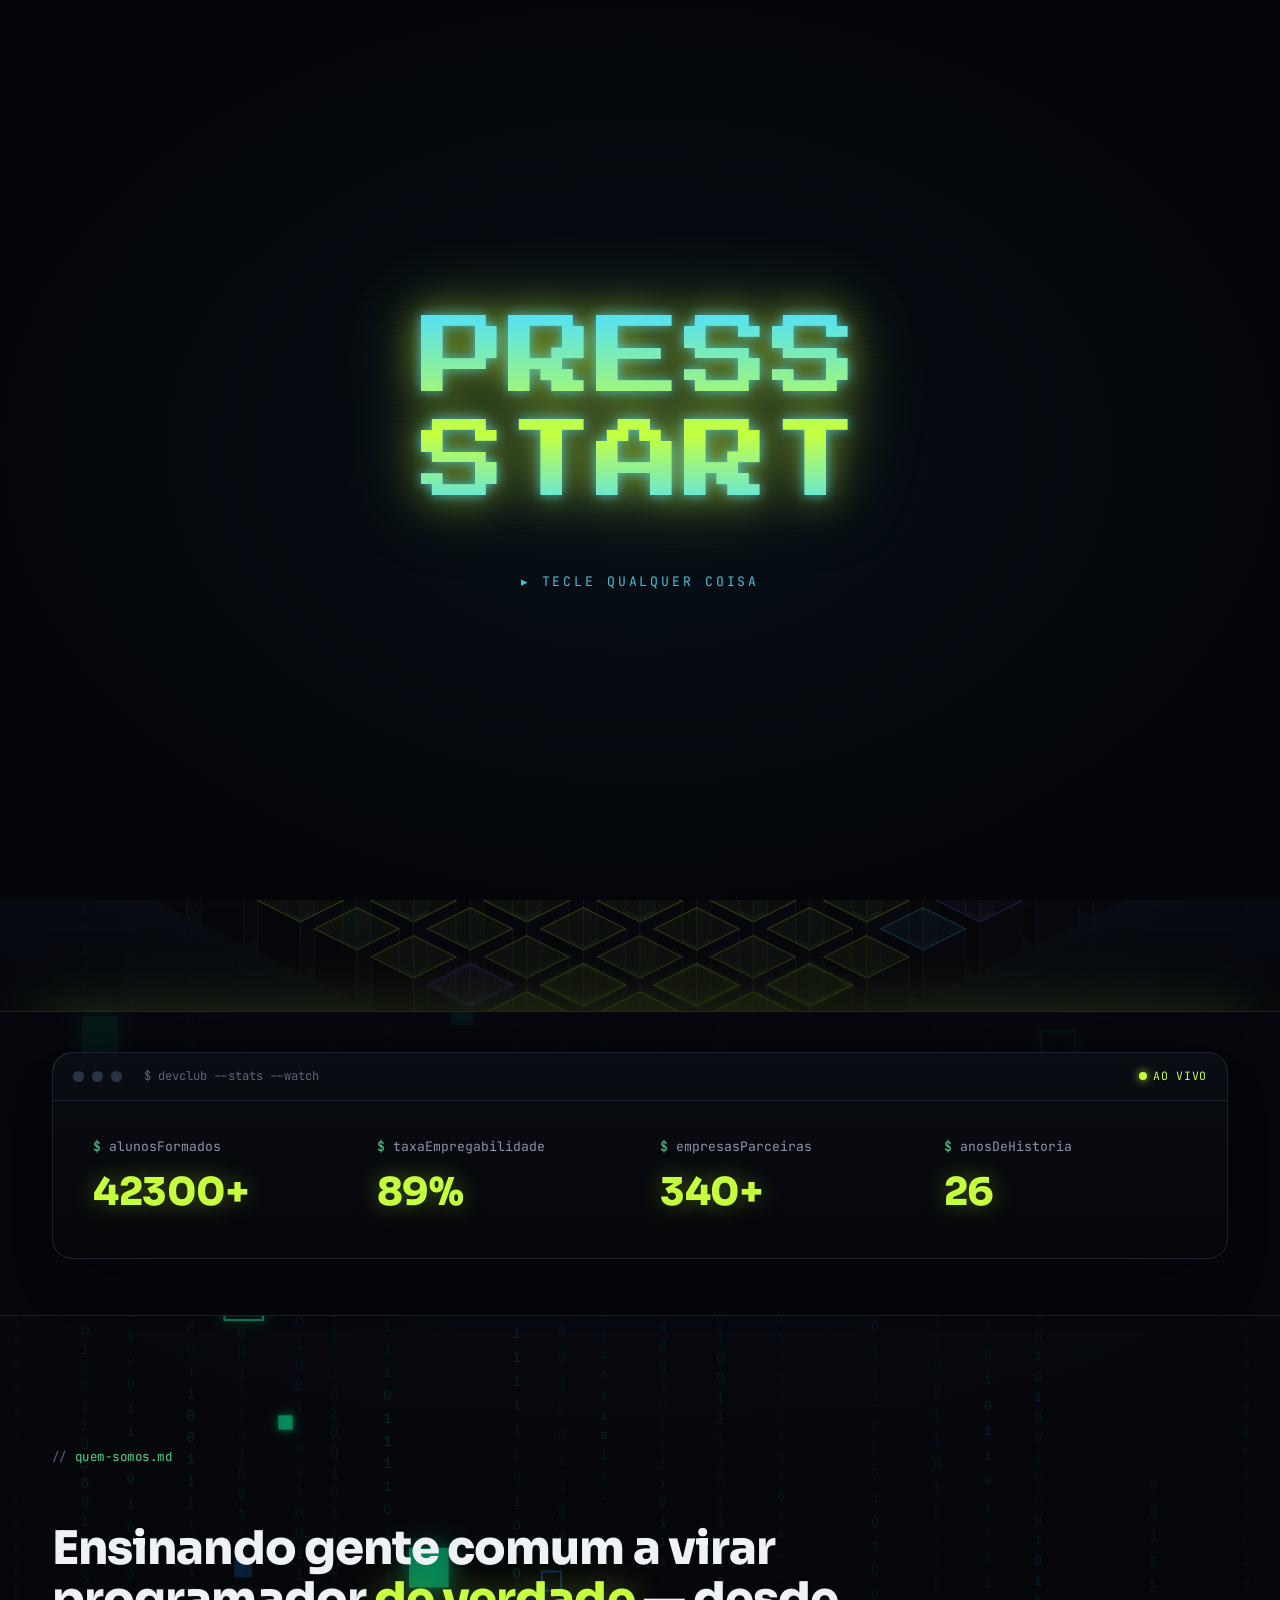
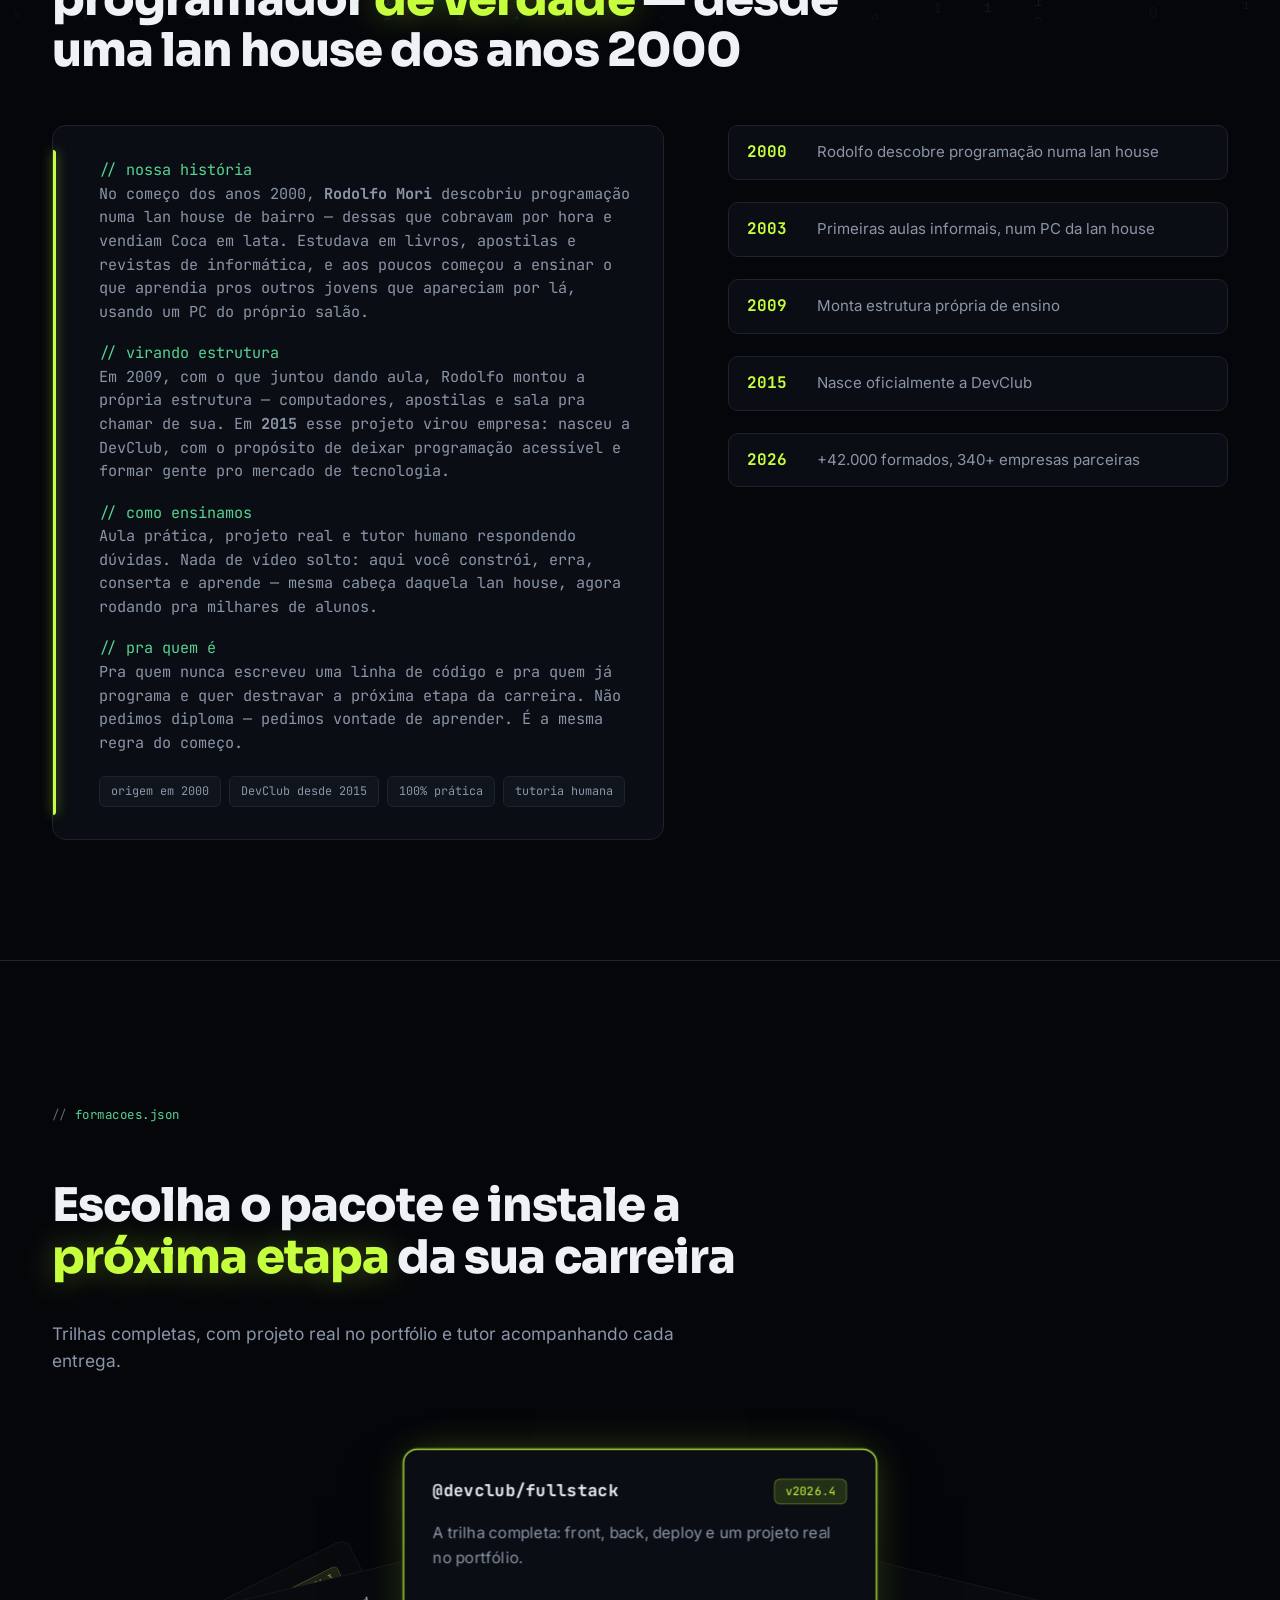
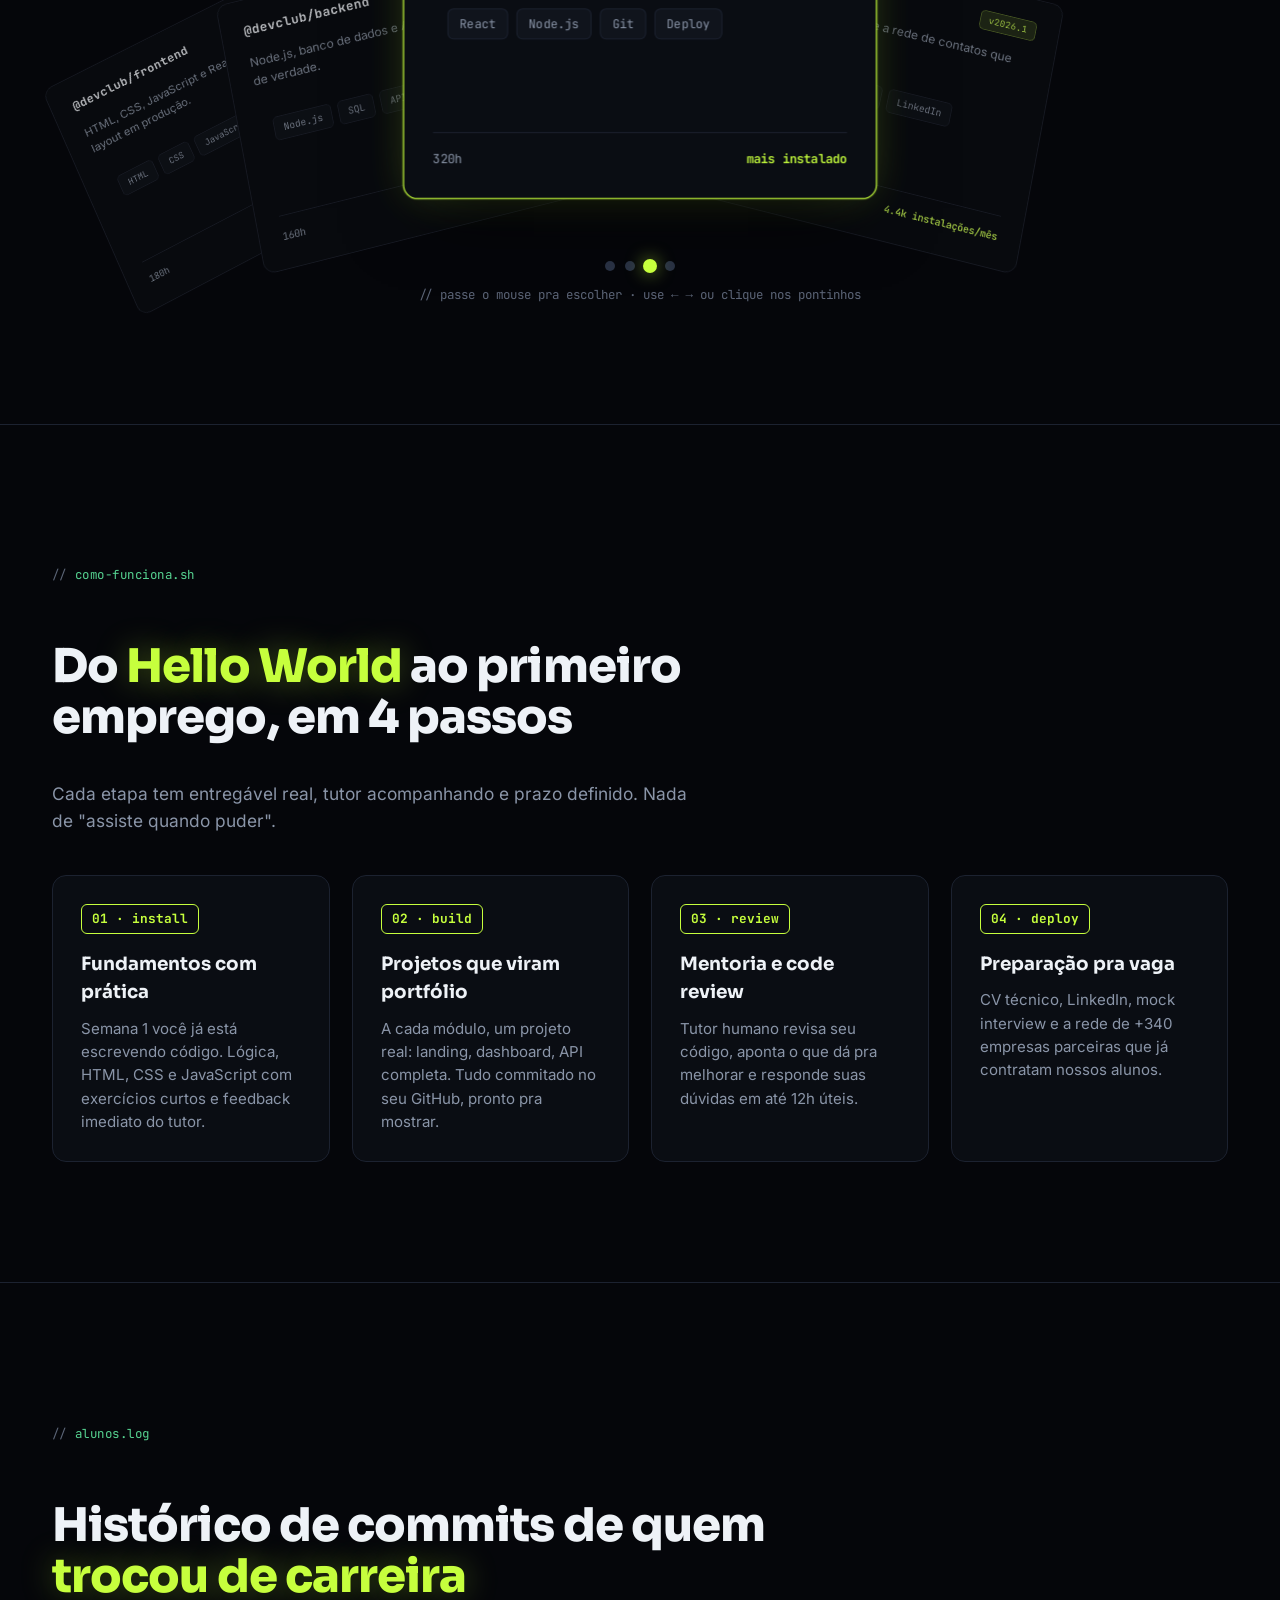
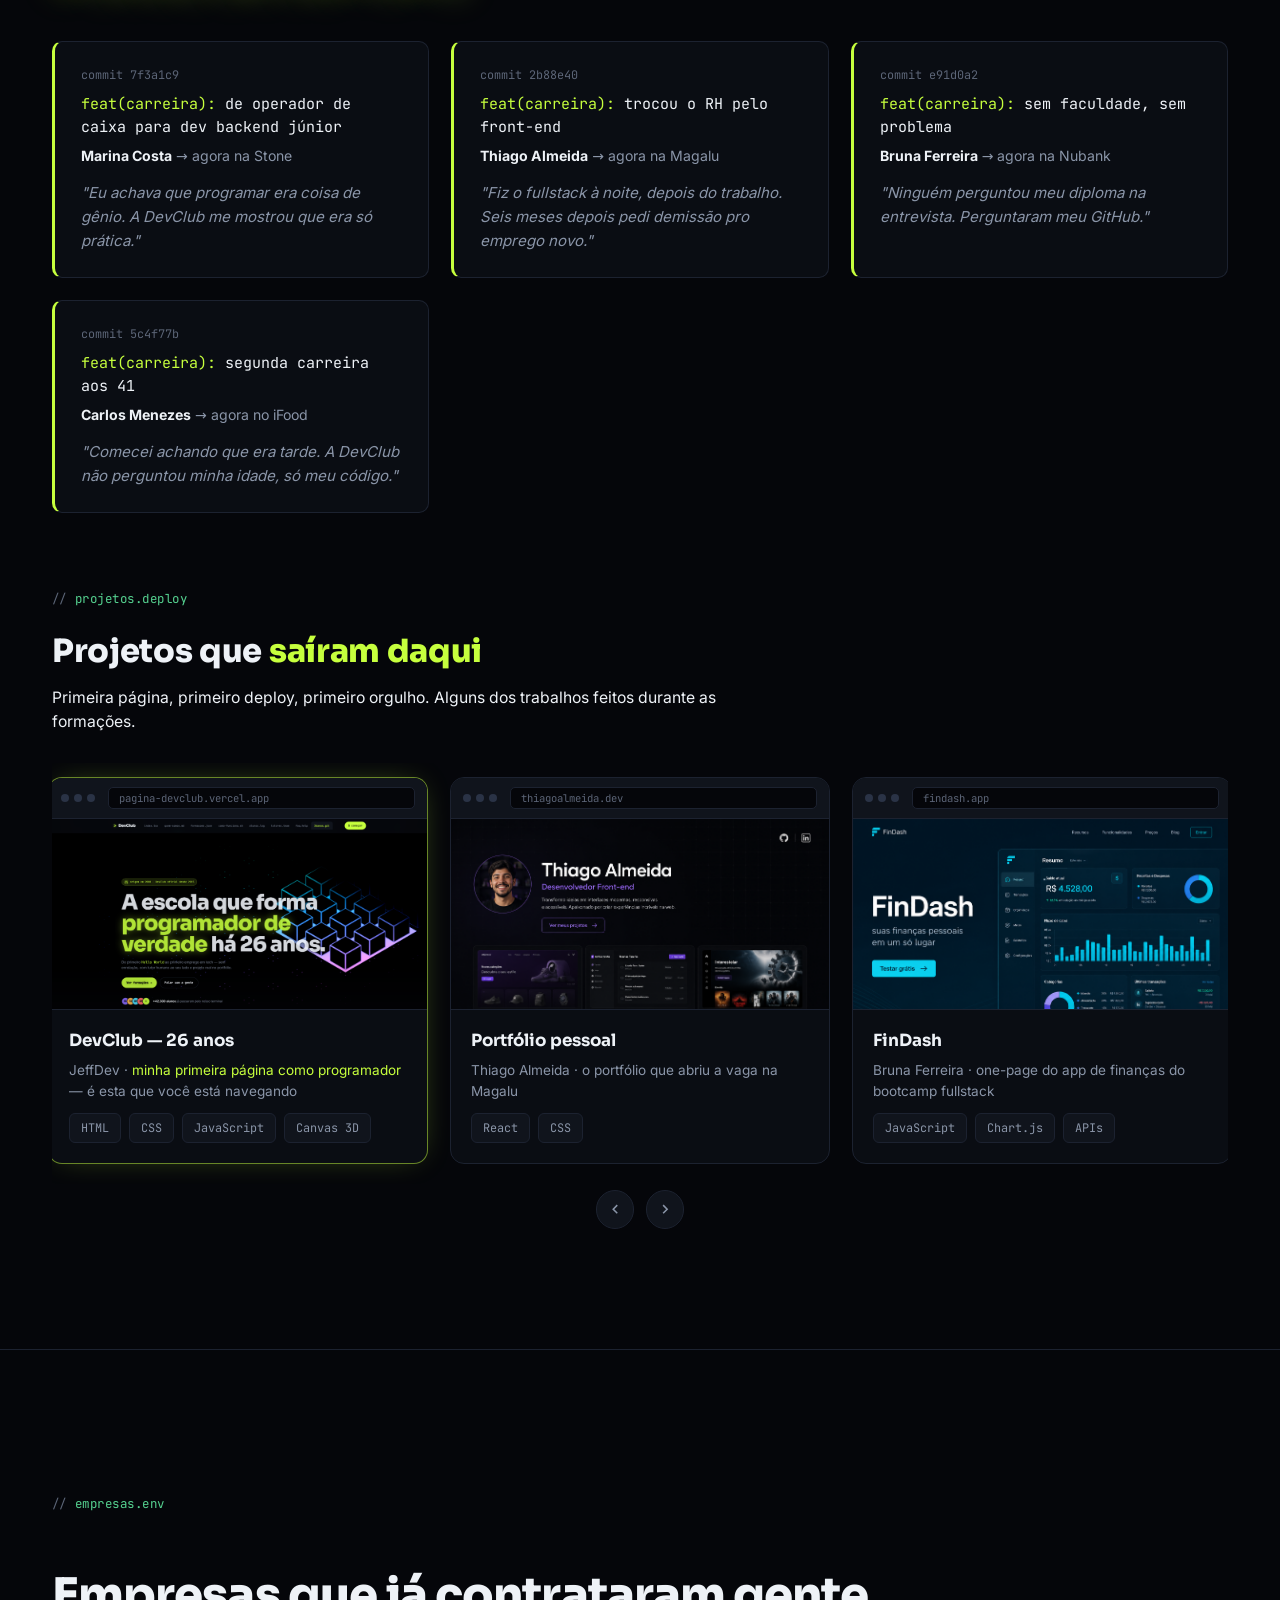
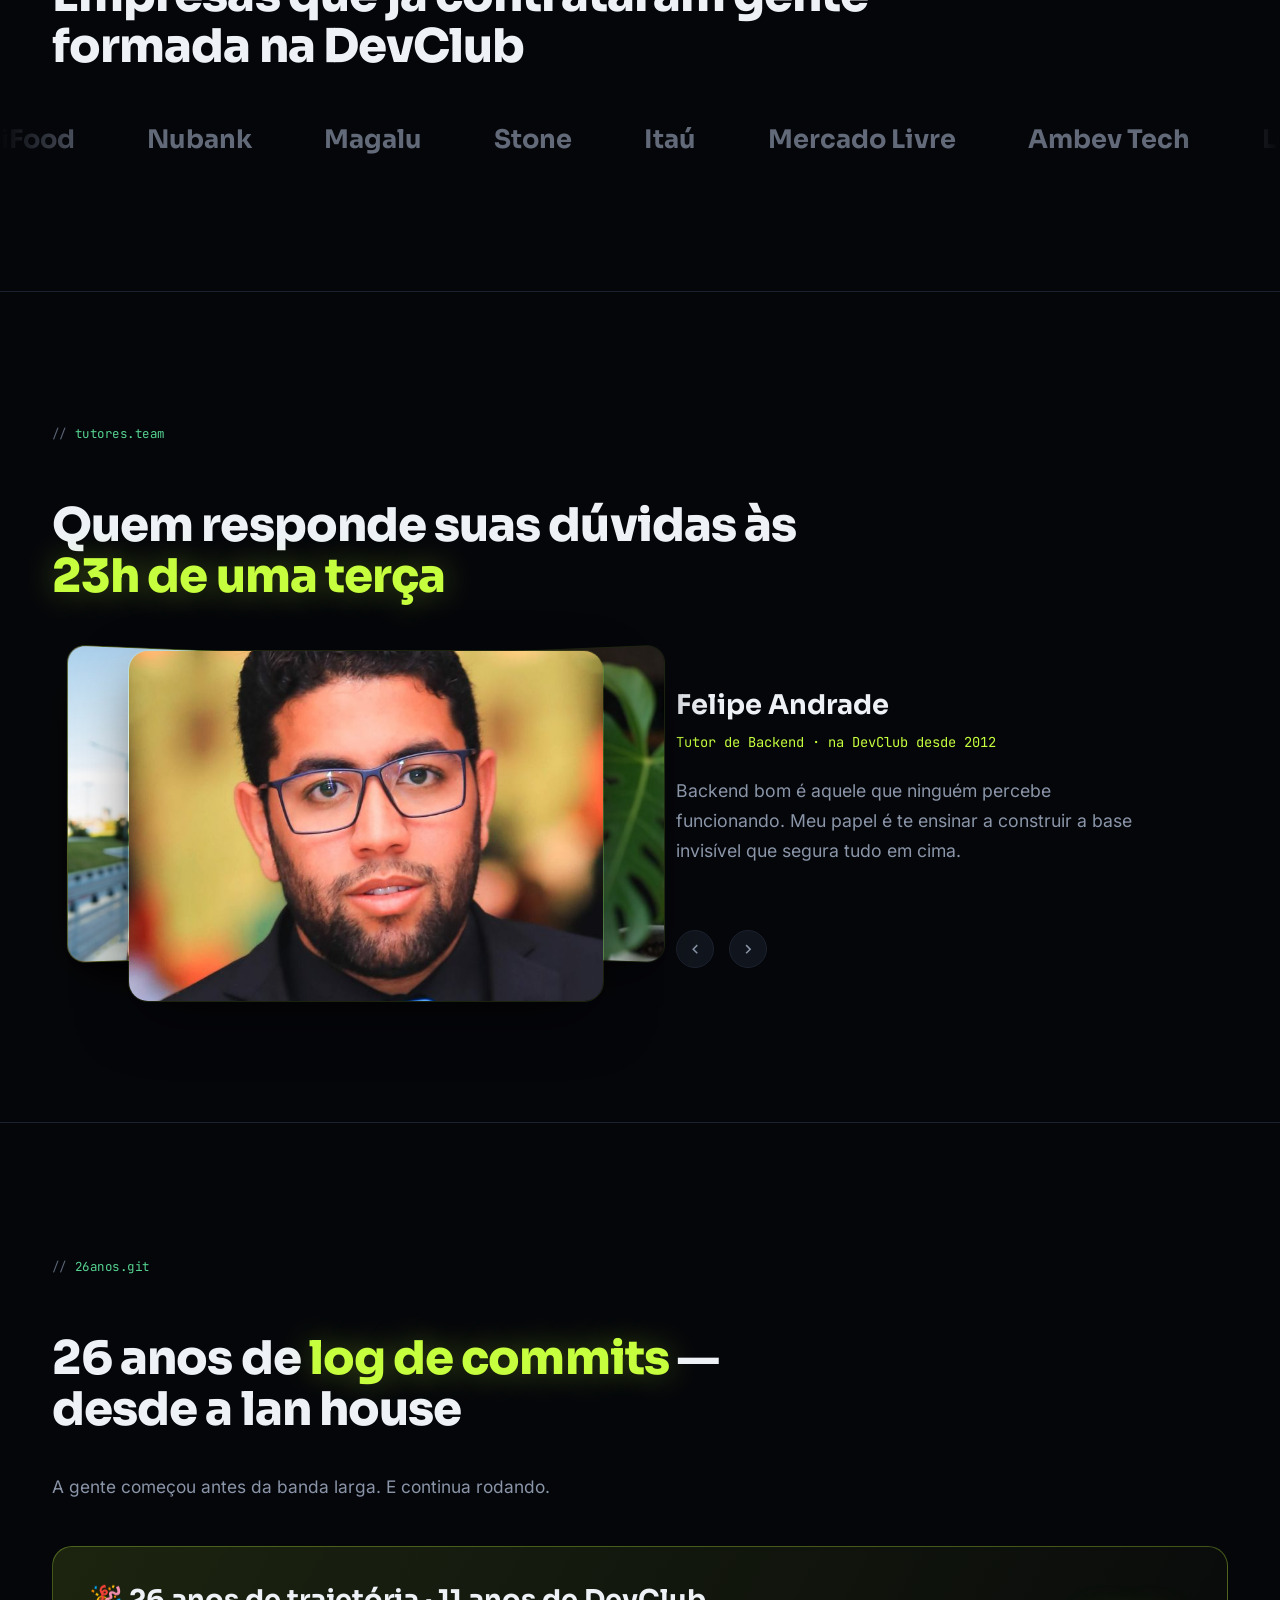
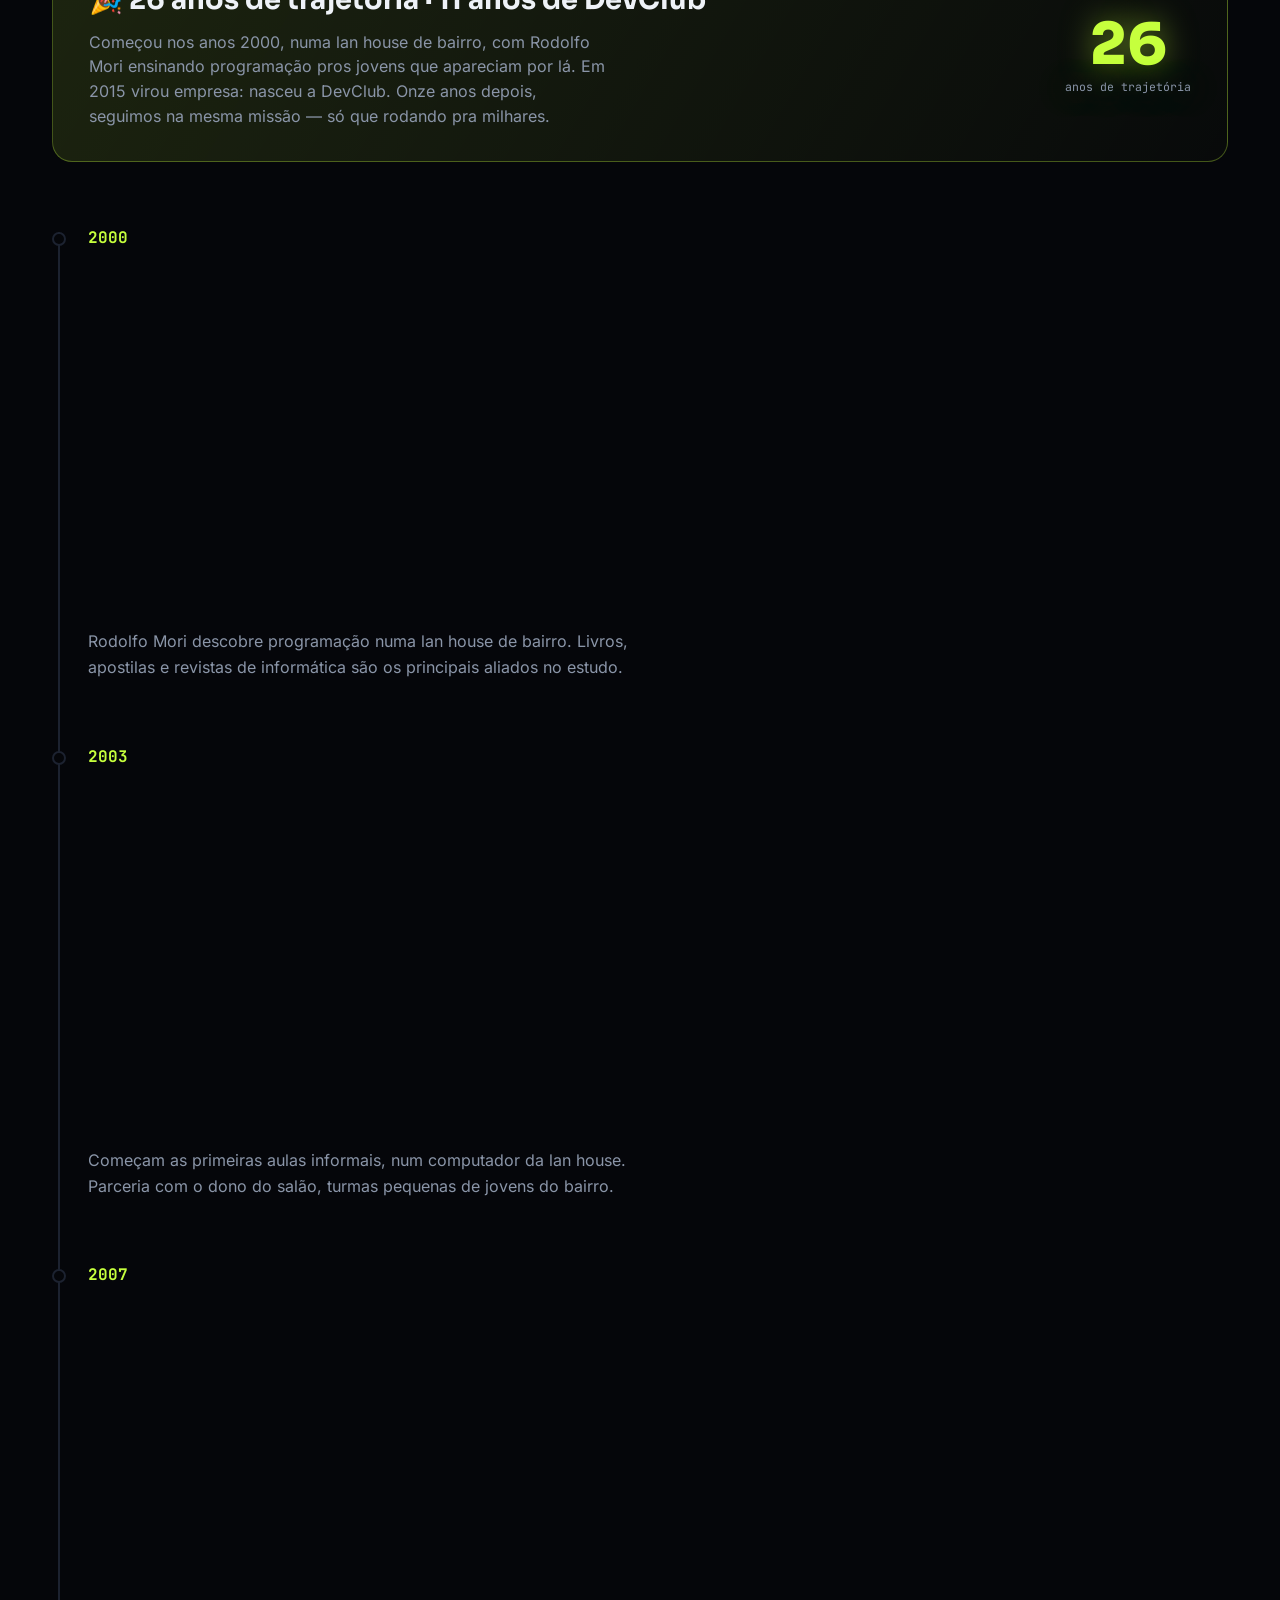
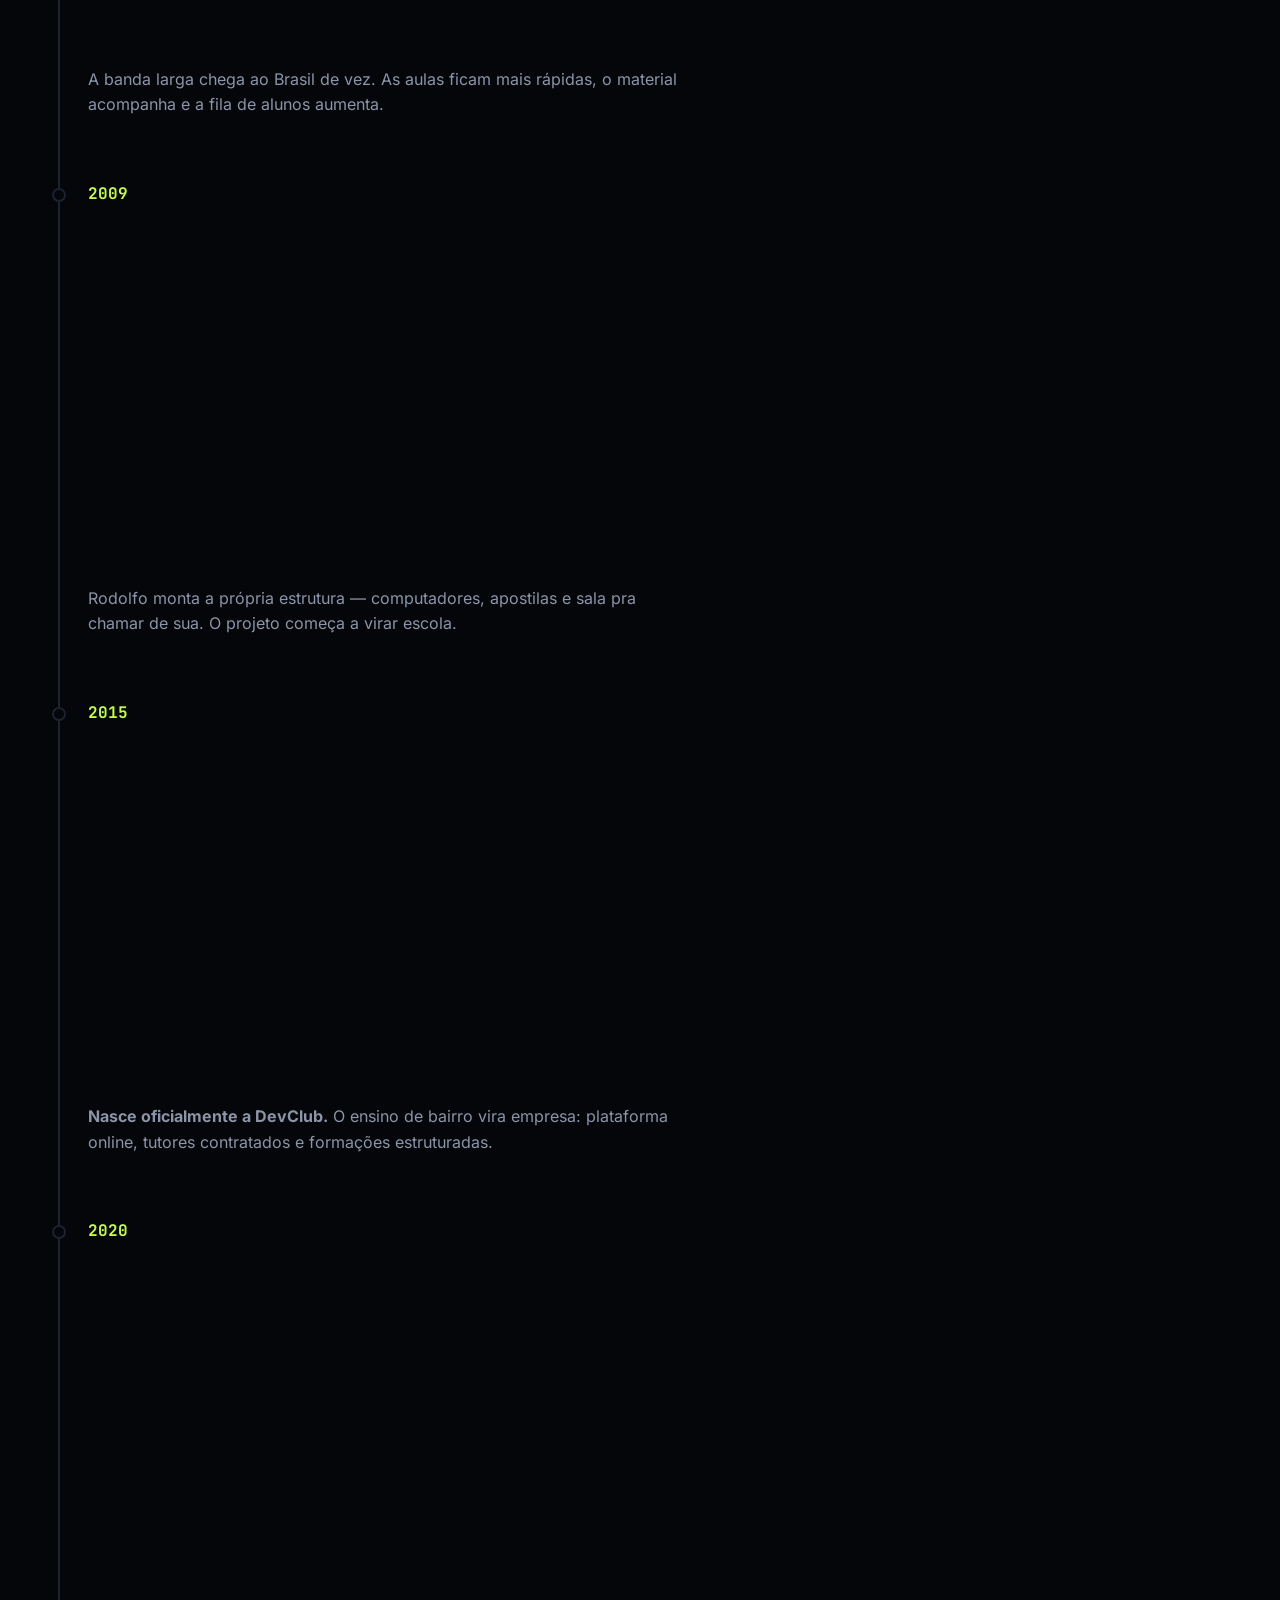
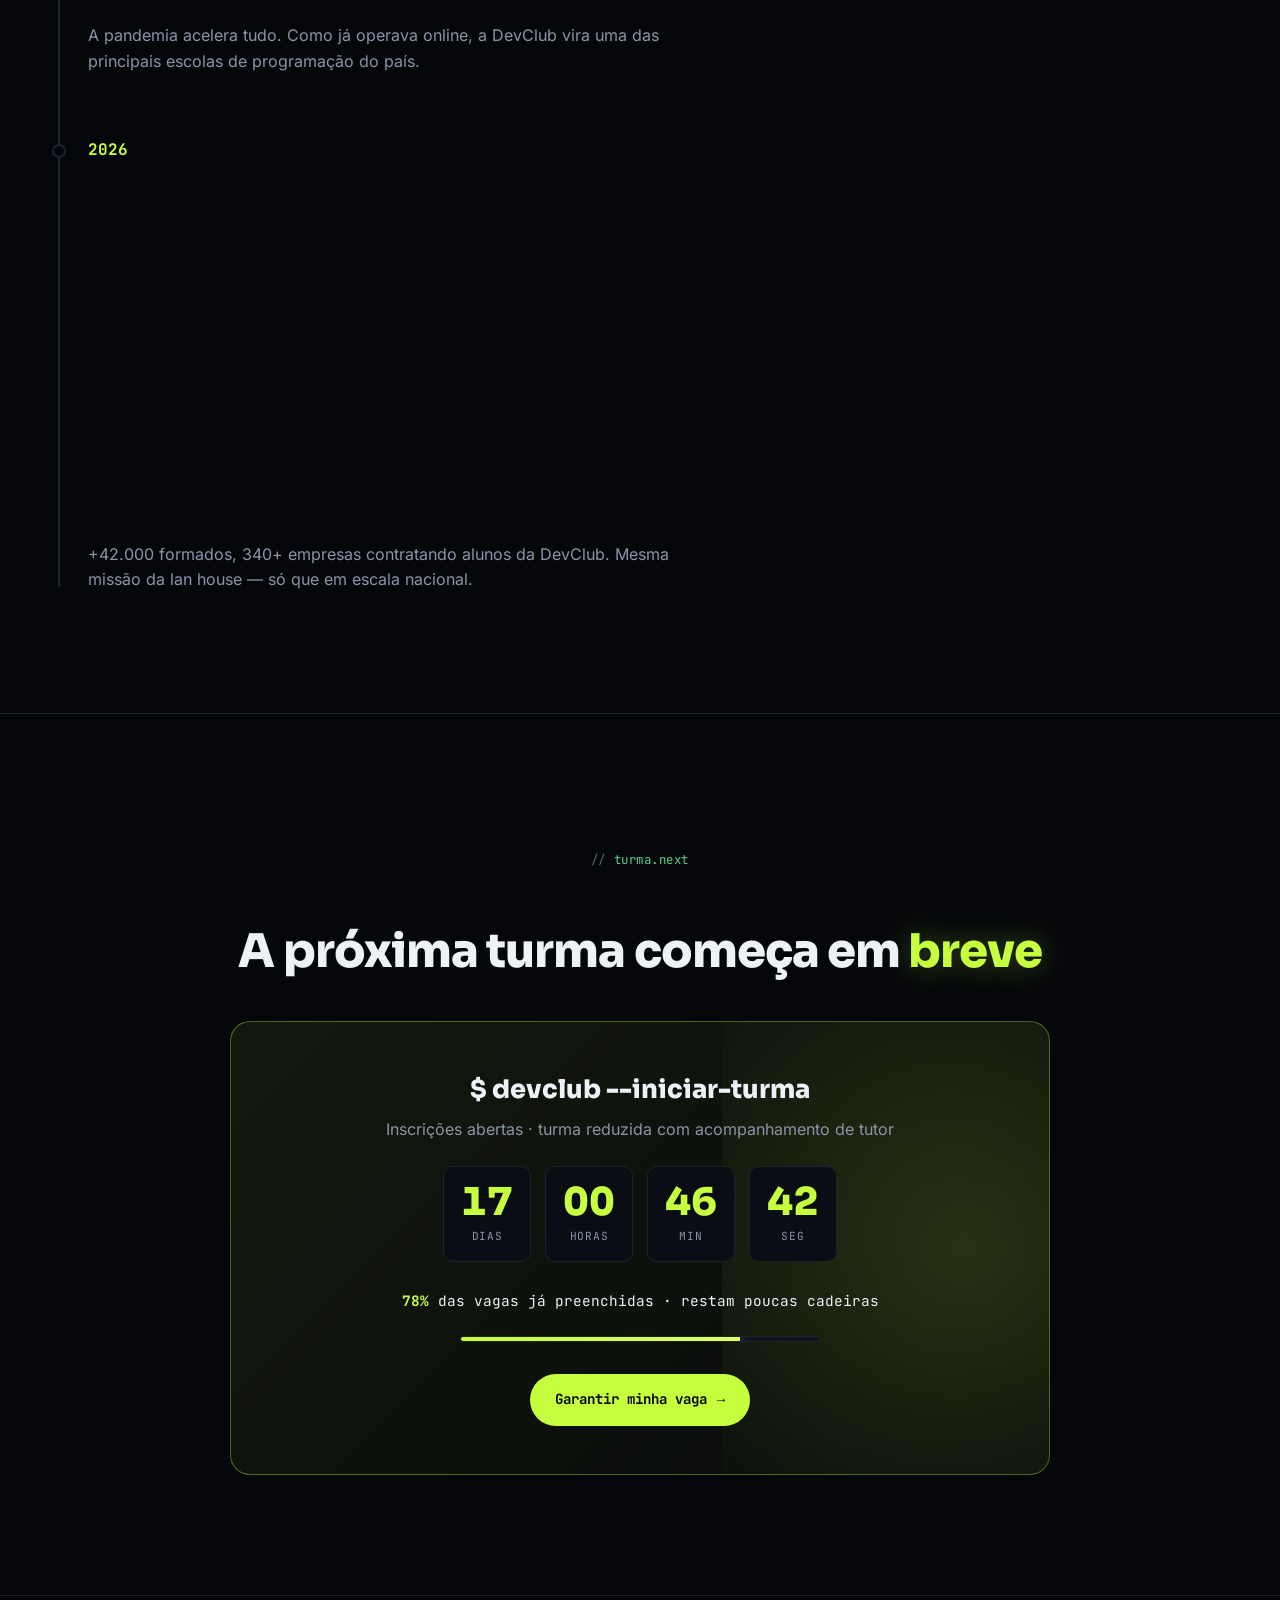
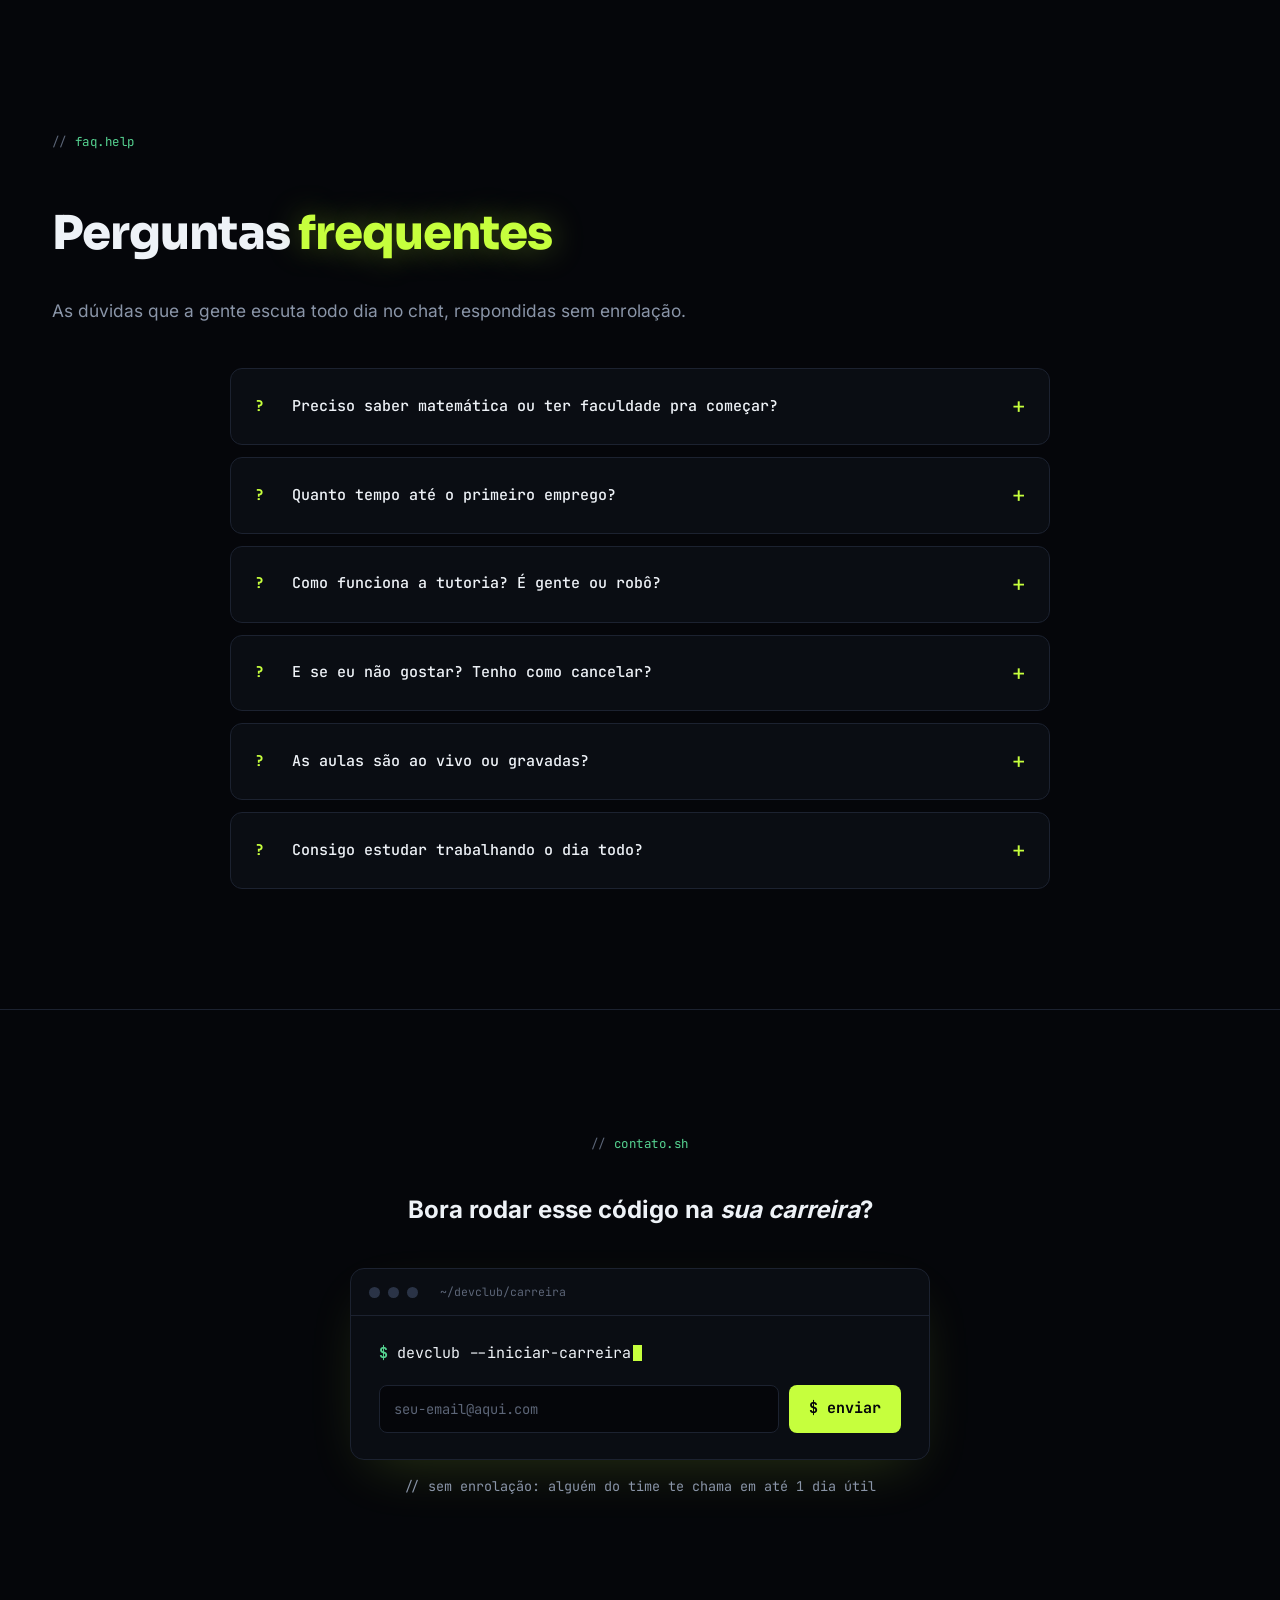
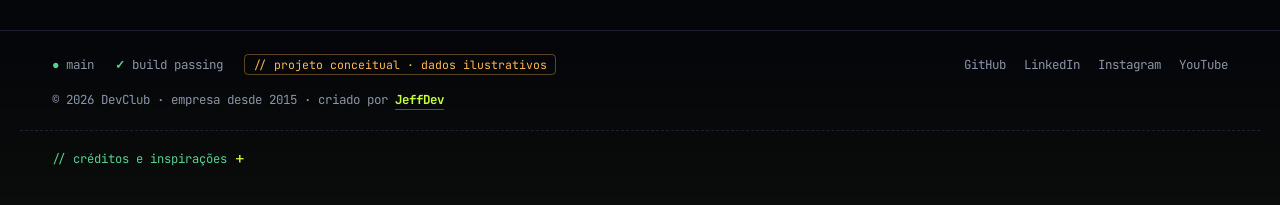
<file: index.html>
<!DOCTYPE html>
<html lang="pt-BR">
<head>
<meta charset="UTF-8">
<meta name="viewport" content="width=device-width, initial-scale=1.0">
<title>DevClub — 26 anos formando desenvolvedores</title>
<meta name="description" content="Escola de programação DevClub — 26 anos ensinando gente comum a virar programador de verdade. Frontend, Backend, Fullstack e Carreira, com tutor humano.">
<link rel="stylesheet" href="css/style.css?v=2026-selfhost">
</head>
<body>

<!-- ============================================================
     INTRO — PRESS START: overlay pixel-art antes de tudo
     ============================================================ -->
<div id="pressStart" class="press-start" role="dialog" aria-label="Pressione qualquer tecla para começar">
  <div class="ps-title">PRESS<br>START</div>
  <div class="ps-hint">▸ tecle qualquer coisa</div>
</div>

<!-- Fundo animado (canvas em iframe, atrás de tudo) -->
<iframe id="bgFundo" class="bg-fundo" src="referencias/fundo.html" title="fundo animado" aria-hidden="true" tabindex="-1"></iframe>

<div class="announce">
  🎉 <strong>26 anos</strong> ensinando gente a programar — da lan house dos anos 2000 à sua próxima vaga.
  <a href="#26anos">Ver a história →</a>
</div>

<header>
  <div class="navbar">
    <div class="brand"><span class="brand-prompt" aria-hidden="true">&gt;</span>DevClub</div>
    <nav class="tabs" aria-label="navegação principal">
      <a href="#top">index.tsx</a>
      <a href="#quemsomos">quem-somos.md</a>
      <a href="#formacoes">formacoes.json</a>
      <a href="#comofunciona">como-funciona.sh</a>
      <a href="#alunos">alunos.log</a>
      <a href="#tutores">tutores.team</a>
      <a href="#faq">faq.help</a>
      <a href="#26anos" class="tab-highlight">26anos.git</a>
    </nav>
    <a href="#cta" class="nav-cta">$ começar</a>
  </div>
</header>

<main id="top">

  <!-- ============================================================
       HERO — cena 3D Spline + conteúdo por cima
       ============================================================ -->
  <section class="hero">
    <!-- Campo de cubos 3D — canvas 2D isométrico autoral, zero dependências -->
    <canvas id="heroCubes" class="hero-cubes" aria-hidden="true"></canvas>

    <!-- Véu de gradiente pra contraste do texto -->
    <div class="hero-veil" aria-hidden="true"></div>

    <div class="wrap hero-content" id="heroContent">
      <div class="hero-badge">
        <a href="2009.html" class="cake-link" aria-label="Página histórica: DevClub em 2009">
          <svg class="cake-icon" viewBox="0 0 24 24" xmlns="http://www.w3.org/2000/svg" aria-hidden="true">
            <path d="M20 21v-8a2 2 0 0 0-2-2H6a2 2 0 0 0-2 2v8"/>
            <path d="M4 16s.5-1 2-1 2.5 2 4 2 2.5-2 4-2 2.5 2 4 2 2-1 2-1"/>
            <path d="M2 21h20"/>
            <path d="M7 8v3"/>
            <path d="M12 8v3"/>
            <path d="M17 8v3"/>
            <path d="M7 4h.01"/>
            <path d="M12 4h.01"/>
            <path d="M17 4h.01"/>
          </svg>
        </a>
        origem em 2000 · DevClub oficial desde 2015
      </div>

      <h1 class="hero-title">
        A escola que forma <em>programador de verdade</em> há 26 anos.
      </h1>

      <div class="hero-sub">
        <p class="lede">
          Do primeiro <span class="mono">Hello World</span> ao primeiro emprego em tech —
          sem enrolação, com tutor humano ao seu lado e projeto real no portfólio.
        </p>
      </div>

      <div class="hero-cta">
        <a href="#formacoes" class="btn btn-primary">
          Ver formações <span class="arrow">→</span>
        </a>
        <a href="#cta" class="btn btn-ghost">Falar com a gente</a>
      </div>

      <div class="hero-proof">
        <div class="avatar-stack" aria-hidden="true">
          <span style="background:var(--violet)">MC</span>
          <span style="background:var(--warn)">TA</span>
          <span style="background:var(--info)">BF</span>
          <span style="background:var(--coral)">CM</span>
          <span style="background:var(--lime)">+</span>
        </div>
        <p><strong>+42.300 alunos</strong> já passaram pelo nosso terminal</p>
      </div>

    </div>
  </section>


  <!-- ============================================================
       STATS STRIP — faixa sempre visível, alunosFormados ao vivo
       ============================================================ -->
  <section class="stats-strip" aria-label="estatísticas em tempo real">
    <div class="wrap">
      <div class="console" data-reveal>
        <div class="console-head">
          <span class="dot"></span><span class="dot"></span><span class="dot"></span>
          <span class="title">$ devclub --stats --watch</span>
          <span class="live-flag" aria-label="atualizando ao vivo"><span class="live-dot"></span>ao vivo</span>
        </div>
        <div class="console-body">
          <div class="stat">
            <div class="k">alunosFormados</div>
            <div class="v"><span data-count="42300" data-suffix="+" data-live>0</span></div>
          </div>
          <div class="stat">
            <div class="k">taxaEmpregabilidade</div>
            <div class="v"><span data-count="89" data-suffix="%">0</span></div>
          </div>
          <div class="stat">
            <div class="k">empresasParceiras</div>
            <div class="v"><span data-count="340" data-suffix="+">0</span></div>
          </div>
          <div class="stat">
            <div class="k">anosDeHistoria</div>
            <div class="v"><span data-count="26">0</span></div>
          </div>
        </div>
      </div>
    </div>
  </section>


  <!-- ============================================================
       QUEM SOMOS
       ============================================================ -->
  <section class="section" id="quemsomos">
    <div class="wrap">
      <div class="section-head" data-reveal>
        <span class="eyebrow">quem-somos.md</span>
        <h2>Ensinando gente comum a virar programador <em>de verdade</em> — desde uma lan house dos anos 2000</h2>
      </div>

      <div class="quemsomos-grid">
        <div class="code-block" data-reveal>
          <p><span class="c">// nossa história</span><br>
          No começo dos anos 2000, <b>Rodolfo Mori</b> descobriu programação numa lan house de bairro — dessas que cobravam por hora e vendiam Coca em lata. Estudava em livros, apostilas e revistas de informática, e aos poucos começou a ensinar o que aprendia pros outros jovens que apareciam por lá, usando um PC do próprio salão.</p>

          <p><span class="c">// virando estrutura</span><br>
          Em 2009, com o que juntou dando aula, Rodolfo montou a própria estrutura — computadores, apostilas e sala pra chamar de sua. Em <b>2015</b> esse projeto virou empresa: nasceu a DevClub, com o propósito de deixar programação acessível e formar gente pro mercado de tecnologia.</p>

          <p><span class="c">// como ensinamos</span><br>
          Aula prática, projeto real e tutor humano respondendo dúvidas. Nada de vídeo solto: aqui você constrói, erra, conserta e aprende — mesma cabeça daquela lan house, agora rodando pra milhares de alunos.</p>

          <p><span class="c">// pra quem é</span><br>
          Pra quem nunca escreveu uma linha de código e pra quem já programa e quer destravar a próxima etapa da carreira. Não pedimos diploma — pedimos vontade de aprender. É a mesma regra do começo.</p>

          <div class="tag-row">
            <span class="tag">origem em 2000</span>
            <span class="tag">DevClub desde 2015</span>
            <span class="tag">100% prática</span>
            <span class="tag">tutoria humana</span>
          </div>
        </div>

        <ul class="mini-timeline" data-reveal>
          <li><span class="yr">2000</span><span class="ev">Rodolfo descobre programação numa lan house</span></li>
          <li><span class="yr">2003</span><span class="ev">Primeiras aulas informais, num PC da lan house</span></li>
          <li><span class="yr">2009</span><span class="ev">Monta estrutura própria de ensino</span></li>
          <li><span class="yr">2015</span><span class="ev">Nasce oficialmente a DevClub</span></li>
          <li><span class="yr">2026</span><span class="ev">+42.000 formados, 340+ empresas parceiras</span></li>
        </ul>
      </div>
    </div>
  </section>


  <!-- ============================================================
       FORMAÇÕES
       ============================================================ -->
  <section class="section" id="formacoes">
    <div class="wrap">
      <div class="section-head" data-reveal>
        <span class="eyebrow">formacoes.json</span>
        <h2>Escolha o pacote e instale a <em>próxima etapa</em> da sua carreira</h2>
        <p class="lede">Trilhas completas, com projeto real no portfólio e tutor acompanhando cada entrega.</p>
      </div>

      <div class="cardstack" data-reveal id="formacoesStack">
        <div class="cardstack-stage" tabindex="0" role="listbox" aria-label="formações da DevClub">
          <div class="cs-card" data-idx="0">
            <div class="pkg-card">
              <div class="pkg-top"><span class="pkg-name">@devclub/frontend</span><span class="pkg-ver">v2026.3</span></div>
              <p class="pkg-desc">HTML, CSS, JavaScript e React do zero ao primeiro layout em produção.</p>
              <div class="tag-row">
                <span class="tag">HTML</span><span class="tag">CSS</span><span class="tag">JavaScript</span><span class="tag">React</span>
              </div>
              <div class="pkg-meta"><span>180h</span><span class="pkg-badge">8.2k instalações/mês</span></div>
            </div>
          </div>

          <div class="cs-card" data-idx="1">
            <div class="pkg-card">
              <div class="pkg-top"><span class="pkg-name">@devclub/backend</span><span class="pkg-ver">v2026.2</span></div>
              <p class="pkg-desc">Node.js, banco de dados e APIs que aguentam tráfego de verdade.</p>
              <div class="tag-row">
                <span class="tag">Node.js</span><span class="tag">SQL</span><span class="tag">APIs</span><span class="tag">Docker</span>
              </div>
              <div class="pkg-meta"><span>160h</span><span class="pkg-badge">6.1k instalações/mês</span></div>
            </div>
          </div>

          <div class="cs-card" data-idx="2">
            <div class="pkg-card">
              <div class="pkg-top"><span class="pkg-name">@devclub/fullstack</span><span class="pkg-ver">v2026.4</span></div>
              <p class="pkg-desc">A trilha completa: front, back, deploy e um projeto real no portfólio.</p>
              <div class="tag-row">
                <span class="tag">React</span><span class="tag">Node.js</span><span class="tag">Git</span><span class="tag">Deploy</span>
              </div>
              <div class="pkg-meta"><span>320h</span><span class="pkg-badge">mais instalado</span></div>
            </div>
          </div>

          <div class="cs-card" data-idx="3">
            <div class="pkg-card">
              <div class="pkg-top"><span class="pkg-name">@devclub/carreira</span><span class="pkg-ver">v2026.1</span></div>
              <p class="pkg-desc">Portfólio, entrevista técnica e a rede de contatos que abre a primeira vaga.</p>
              <div class="tag-row">
                <span class="tag">Portfólio</span><span class="tag">Mock Interview</span><span class="tag">LinkedIn</span>
              </div>
              <div class="pkg-meta"><span>40h</span><span class="pkg-badge">4.4k instalações/mês</span></div>
            </div>
          </div>
        </div>

        <div class="cardstack-dots" role="tablist" aria-label="escolher formação">
          <button class="cs-dot" data-idx="0" aria-label="Frontend"></button>
          <button class="cs-dot" data-idx="1" aria-label="Backend"></button>
          <button class="cs-dot" data-idx="2" aria-label="Fullstack"></button>
          <button class="cs-dot" data-idx="3" aria-label="Carreira"></button>
        </div>
        <p class="cardstack-hint">// passe o mouse pra escolher · use ← → ou clique nos pontinhos</p>
      </div>
    </div>
  </section>


  <!-- ============================================================
       COMO FUNCIONA (NOVA) — metodologia passo a passo
       ============================================================ -->
  <section class="section" id="comofunciona">
    <div class="wrap">
      <div class="section-head" data-reveal>
        <span class="eyebrow">como-funciona.sh</span>
        <h2>Do <em>Hello World</em> ao primeiro emprego, em 4 passos</h2>
        <p class="lede">Cada etapa tem entregável real, tutor acompanhando e prazo definido. Nada de "assiste quando puder".</p>
      </div>

      <div class="steps-grid" data-reveal>
        <div class="step-card">
          <span class="step-num">01 · install</span>
          <h3 class="step-title">Fundamentos com prática</h3>
          <p class="step-desc">Semana 1 você já está escrevendo código. Lógica, HTML, CSS e JavaScript com exercícios curtos e feedback imediato do tutor.</p>
        </div>
        <div class="step-card">
          <span class="step-num">02 · build</span>
          <h3 class="step-title">Projetos que viram portfólio</h3>
          <p class="step-desc">A cada módulo, um projeto real: landing, dashboard, API completa. Tudo commitado no seu GitHub, pronto pra mostrar.</p>
        </div>
        <div class="step-card">
          <span class="step-num">03 · review</span>
          <h3 class="step-title">Mentoria e code review</h3>
          <p class="step-desc">Tutor humano revisa seu código, aponta o que dá pra melhorar e responde suas dúvidas em até 12h úteis.</p>
        </div>
        <div class="step-card">
          <span class="step-num">04 · deploy</span>
          <h3 class="step-title">Preparação pra vaga</h3>
          <p class="step-desc">CV técnico, LinkedIn, mock interview e a rede de +340 empresas parceiras que já contratam nossos alunos.</p>
        </div>
      </div>
    </div>
  </section>


  <!-- ============================================================
       ALUNOS (logs)
       ============================================================ -->
  <section class="section" id="alunos">
    <div class="wrap">
      <div class="section-head" data-reveal>
        <span class="eyebrow">alunos.log</span>
        <h2>Histórico de commits de quem <em>trocou de carreira</em></h2>
      </div>

      <div class="log-grid" data-reveal>
        <div class="log-card">
          <div class="log-hash">commit 7f3a1c9</div>
          <div class="log-title"><span class="type">feat(carreira):</span> de operador de caixa para dev backend júnior</div>
          <div class="log-who"><b>Marina Costa</b> → agora na Stone</div>
          <p class="log-quote">"Eu achava que programar era coisa de gênio. A DevClub me mostrou que era só prática."</p>
        </div>

        <div class="log-card">
          <div class="log-hash">commit 2b88e40</div>
          <div class="log-title"><span class="type">feat(carreira):</span> trocou o RH pelo front-end</div>
          <div class="log-who"><b>Thiago Almeida</b> → agora na Magalu</div>
          <p class="log-quote">"Fiz o fullstack à noite, depois do trabalho. Seis meses depois pedi demissão pro emprego novo."</p>
        </div>

        <div class="log-card">
          <div class="log-hash">commit e91d0a2</div>
          <div class="log-title"><span class="type">feat(carreira):</span> sem faculdade, sem problema</div>
          <div class="log-who"><b>Bruna Ferreira</b> → agora na Nubank</div>
          <p class="log-quote">"Ninguém perguntou meu diploma na entrevista. Perguntaram meu GitHub."</p>
        </div>

        <div class="log-card">
          <div class="log-hash">commit 5c4f77b</div>
          <div class="log-title"><span class="type">feat(carreira):</span> segunda carreira aos 41</div>
          <div class="log-who"><b>Carlos Menezes</b> → agora no iFood</div>
          <p class="log-quote">"Comecei achando que era tarde. A DevClub não perguntou minha idade, só meu código."</p>
        </div>
      </div>

      <!-- Projetos dos alunos: carrossel -->
      <div class="proj-head" data-reveal>
        <span class="eyebrow">projetos.deploy</span>
        <h3 class="proj-title">Projetos que <em>saíram daqui</em></h3>
        <p class="lede">Primeira página, primeiro deploy, primeiro orgulho. Alguns dos trabalhos feitos durante as formações.</p>
      </div>

      <div class="proj-carousel" data-reveal id="projCarousel">
        <div class="proj-track" id="projTrack" tabindex="0" aria-label="galeria de projetos dos alunos — arraste para navegar">

          <article class="proj-card">
            <div class="proj-window">
              <div class="proj-chrome"><span></span><span></span><span></span><i>marinacosta.dev</i></div>
              <div class="proj-shot">
                <img src="assets/projetos/marina.png" alt="Landing page do projeto final da Marina" loading="lazy" draggable="false">
              </div>
            </div>
            <div class="proj-meta">
              <div class="proj-name">Projeto final — frontend</div>
              <div class="proj-author">Marina Costa · landing page one-page do projeto final da formação</div>
              <div class="tag-row"><span class="tag">HTML</span><span class="tag">CSS</span><span class="tag">JavaScript</span></div>
            </div>
          </article>

          <article class="proj-card">
            <div class="proj-window">
              <div class="proj-chrome"><span></span><span></span><span></span><i>anaescreve.blog</i></div>
              <div class="proj-shot">
                <img src="assets/projetos/ana.png" alt="Blog pessoal da Ana Paula" loading="lazy" draggable="false">
              </div>
            </div>
            <div class="proj-meta">
              <div class="proj-name">Blog pessoal</div>
              <div class="proj-author">Ana Paula Reis · blog sobre a transição de carreira, escrito e codado por ela</div>
              <div class="tag-row"><span class="tag">HTML</span><span class="tag">CSS</span><span class="tag">Flexbox</span></div>
            </div>
          </article>

          <article class="proj-card proj-flagship">
            <div class="proj-window">
              <div class="proj-chrome"><span></span><span></span><span></span><i>pagina-devclub.vercel.app</i></div>
              <div class="proj-shot">
                <img src="assets/projetos/devclub.png" alt="A própria página DevClub que você está navegando" loading="lazy" draggable="false">
              </div>
            </div>
            <div class="proj-meta">
              <div class="proj-name">DevClub — 26 anos</div>
              <div class="proj-author">JeffDev · <em>minha primeira página como programador</em> — é esta que você está navegando</div>
              <div class="tag-row"><span class="tag">HTML</span><span class="tag">CSS</span><span class="tag">JavaScript</span><span class="tag">Canvas 3D</span></div>
            </div>
          </article>

          <article class="proj-card">
            <div class="proj-window">
              <div class="proj-chrome"><span></span><span></span><span></span><i>thiagoalmeida.dev</i></div>
              <div class="proj-shot">
                <img src="assets/projetos/thiago.png" alt="Portfólio pessoal do Thiago" loading="lazy" draggable="false">
              </div>
            </div>
            <div class="proj-meta">
              <div class="proj-name">Portfólio pessoal</div>
              <div class="proj-author">Thiago Almeida · o portfólio que abriu a vaga na Magalu</div>
              <div class="tag-row"><span class="tag">React</span><span class="tag">CSS</span></div>
            </div>
          </article>

          <article class="proj-card">
            <div class="proj-window">
              <div class="proj-chrome"><span></span><span></span><span></span><i>findash.app</i></div>
              <div class="proj-shot">
                <img src="assets/projetos/bruna.png" alt="One-page do app de finanças da Bruna" loading="lazy" draggable="false">
              </div>
            </div>
            <div class="proj-meta">
              <div class="proj-name">FinDash</div>
              <div class="proj-author">Bruna Ferreira · one-page do app de finanças do bootcamp fullstack</div>
              <div class="tag-row"><span class="tag">JavaScript</span><span class="tag">Chart.js</span><span class="tag">APIs</span></div>
            </div>
          </article>

          <article class="proj-card">
            <div class="proj-window">
              <div class="proj-chrome"><span></span><span></span><span></span><i>modavila.shop</i></div>
              <div class="proj-shot">
                <img src="assets/projetos/carlos.png" alt="Vitrine em grid da loja Moda Vila" loading="lazy" draggable="false">
              </div>
            </div>
            <div class="proj-meta">
              <div class="proj-name">Moda Vila</div>
              <div class="proj-author">Carlos Menezes · vitrine em grid pro catálogo da loja da esposa</div>
              <div class="tag-row"><span class="tag">HTML</span><span class="tag">CSS</span><span class="tag">Grid</span></div>
            </div>
          </article>

        </div>

        <div class="proj-nav">
          <button class="proj-arrow" id="projPrev" aria-label="Projeto anterior">
            <svg viewBox="0 0 24 24" aria-hidden="true"><path d="M15.41 7.41L14 6l-6 6 6 6 1.41-1.41L10.83 12z"/></svg>
          </button>
          <button class="proj-arrow" id="projNext" aria-label="Próximo projeto">
            <svg viewBox="0 0 24 24" aria-hidden="true"><path d="M10 6L8.59 7.41 13.17 12l-4.58 4.59L10 18l6-6z"/></svg>
          </button>
        </div>
      </div>
    </div>
  </section>


  <!-- ============================================================
       EMPRESAS (marquee)
       ============================================================ -->
  <section class="section" id="empresas">
    <div class="wrap">
      <div class="section-head" data-reveal>
        <span class="eyebrow">empresas.env</span>
        <h2>Empresas que já contrataram gente formada na DevClub</h2>
      </div>
    </div>
    <div class="marquee" data-reveal>
      <div class="marquee-track">
        <span>iFood</span><span>Nubank</span><span>Magalu</span><span>Stone</span><span>Itaú</span><span>Mercado Livre</span><span>Ambev Tech</span><span>Localiza</span><span>XP Inc</span><span>PicPay</span><span>Loggi</span><span>QuintoAndar</span>
        <span>iFood</span><span>Nubank</span><span>Magalu</span><span>Stone</span><span>Itaú</span><span>Mercado Livre</span><span>Ambev Tech</span><span>Localiza</span><span>XP Inc</span><span>PicPay</span><span>Loggi</span><span>QuintoAndar</span>
      </div>
    </div>
  </section>


  <!-- ============================================================
       TUTORES
       ============================================================ -->
  <section class="section" id="tutores">
    <div class="wrap">
      <div class="section-head" data-reveal>
        <span class="eyebrow">tutores.team</span>
        <h2>Quem responde suas dúvidas às <em>23h de uma terça</em></h2>
      </div>

      <!-- Carrossel adaptado de https://codepen.io/Northstrix/pen/QwWoYzZ
           (Northstrix / ui.aceternity.com) - reescrito em vanilla JS.
           TODO: trocar Pravatar por fotos reais dos tutores e revisar quotes. -->
      <div class="testimonials" data-reveal id="tutoresCarousel">
        <div class="testimonials-grid">
          <div class="testimonials-images" id="tutoresImages" aria-hidden="true"></div>
          <div class="testimonials-content">
            <div class="testimonials-text">
              <h3 class="testimonials-name" id="tutoresName"></h3>
              <p class="testimonials-role" id="tutoresRole"></p>
              <p class="testimonials-quote" id="tutoresQuote"></p>
            </div>
            <div class="testimonials-nav">
              <button class="testimonials-arrow" id="tutoresPrev" aria-label="Tutor anterior">
                <svg viewBox="0 0 24 24" aria-hidden="true"><path d="M15.41 7.41L14 6l-6 6 6 6 1.41-1.41L10.83 12z"/></svg>
              </button>
              <button class="testimonials-arrow" id="tutoresNext" aria-label="Próximo tutor">
                <svg viewBox="0 0 24 24" aria-hidden="true"><path d="M10 6L8.59 7.41 13.17 12l-4.58 4.59L10 18l6-6z"/></svg>
              </button>
            </div>
          </div>
        </div>
      </div>
    </div>
  </section>


  <!-- ============================================================
       26 ANOS — timeline com linha que preenche no scroll
       ============================================================ -->
  <section class="section anniv" id="26anos">
    <div class="wrap">
      <div class="section-head" data-reveal>
        <span class="eyebrow">26anos.git</span>
        <h2>26 anos de <em>log de commits</em> — desde a lan house</h2>
        <p class="lede">A gente começou antes da banda larga. E continua rodando.</p>
      </div>

      <div class="anniv-banner" data-reveal>
        <div>
          <h3>🎉 26 anos de trajetória · 11 anos de DevClub</h3>
          <p>Começou nos anos 2000, numa lan house de bairro, com Rodolfo Mori ensinando programação pros jovens que apareciam por lá. Em 2015 virou empresa: nasceu a DevClub. Onze anos depois, seguimos na mesma missão — só que rodando pra milhares.</p>
        </div>
        <div class="anniv-num"><span data-count="26">0</span><small>anos de trajetória</small></div>
      </div>

      <div class="timeline" data-reveal>
        <div class="tl-item">
          <div class="tl-year">2000</div>
          <figure class="tl-image">
            <img src="assets/historia/2000.png" alt="Rodolfo Mori jovem em uma lan house dos anos 2000, cercado por livros e revistas de programação" loading="lazy">
          </figure>
          <p class="tl-text">Rodolfo Mori descobre programação numa lan house de bairro. Livros, apostilas e revistas de informática são os principais aliados no estudo.</p>
        </div>
        <div class="tl-item">
          <div class="tl-year">2003</div>
          <figure class="tl-image">
            <img src="assets/historia/2003.png" alt="Rodolfo ensinando programação a um grupo de jovens ao redor de um monitor CRT em uma lan house" loading="lazy">
          </figure>
          <p class="tl-text">Começam as primeiras aulas informais, num computador da lan house. Parceria com o dono do salão, turmas pequenas de jovens do bairro.</p>
        </div>
        <div class="tl-item">
          <div class="tl-year">2007</div>
          <figure class="tl-image">
            <img src="assets/historia/2007.png" alt="Rodolfo mostrando a chegada da banda larga a dois alunos em frente a um monitor" loading="lazy">
          </figure>
          <p class="tl-text">A banda larga chega ao Brasil de vez. As aulas ficam mais rápidas, o material acompanha e a fila de alunos aumenta.</p>
        </div>
        <div class="tl-item">
          <div class="tl-year">2009</div>
          <figure class="tl-image">
            <img src="assets/historia/2009.png" alt="Rodolfo de braços cruzados em sua própria sala de aula, com alunos ao fundo em vários computadores" loading="lazy">
          </figure>
          <p class="tl-text">Rodolfo monta a própria estrutura — computadores, apostilas e sala pra chamar de sua. O projeto começa a virar escola.</p>
        </div>
        <div class="tl-item">
          <div class="tl-year">2015</div>
          <figure class="tl-image">
            <img src="assets/historia/2015.png" alt="Rodolfo no primeiro escritório oficial da DevClub em 2015, com whiteboard mostrando a estrutura da nova empresa" loading="lazy">
          </figure>
          <p class="tl-text"><b>Nasce oficialmente a DevClub.</b> O ensino de bairro vira empresa: plataforma online, tutores contratados e formações estruturadas.</p>
        </div>
        <div class="tl-item">
          <div class="tl-year">2020</div>
          <figure class="tl-image">
            <img src="assets/historia/2020.png" alt="Rodolfo trabalhando em 2020, com dashboards mostrando o crescimento da DevClub durante a pandemia" loading="lazy">
          </figure>
          <p class="tl-text">A pandemia acelera tudo. Como já operava online, a DevClub vira uma das principais escolas de programação do país.</p>
        </div>
        <div class="tl-item">
          <div class="tl-year">2026</div>
          <figure class="tl-image">
            <img src="assets/historia/2026.png" alt="Rodolfo em 2026 no escritório atual da DevClub, com métricas mostrando +42 mil formados e alcance nacional" loading="lazy">
          </figure>
          <p class="tl-text">+42.000 formados, 340+ empresas contratando alunos da DevClub. Mesma missão da lan house — só que em escala nacional.</p>
        </div>
      </div>
    </div>
  </section>


  <!-- ============================================================
       TURMA.NEXT (NOVA) — countdown + vagas
       ============================================================ -->
  <section class="section turma" id="turma">
    <div class="wrap">
      <div class="section-head" data-reveal style="margin-left:auto; margin-right:auto; text-align:center;">
        <span class="eyebrow" style="justify-content:center">turma.next</span>
        <h2>A próxima turma começa em <em>breve</em></h2>
      </div>

      <div class="turma-card" data-reveal>
        <div class="turma-title">$ devclub --iniciar-turma</div>
        <p class="turma-lede">Inscrições abertas · turma reduzida com acompanhamento de tutor</p>

        <div class="countdown" id="countdown" aria-label="tempo restante até a próxima turma">
          <div class="count-box"><div class="count-num" data-cd="d">00</div><div class="count-lbl">dias</div></div>
          <div class="count-box"><div class="count-num" data-cd="h">00</div><div class="count-lbl">horas</div></div>
          <div class="count-box"><div class="count-num" data-cd="m">00</div><div class="count-lbl">min</div></div>
          <div class="count-box"><div class="count-num" data-cd="s">00</div><div class="count-lbl">seg</div></div>
        </div>

        <p class="turma-vagas"><b>78%</b> das vagas já preenchidas · restam poucas cadeiras</p>
        <div class="vagas-bar"><div class="vagas-fill"></div></div>

        <div class="hero-cta" style="justify-content:center; margin-top:32px;">
          <a href="#cta" class="btn btn-primary">Garantir minha vaga <span class="arrow">→</span></a>
        </div>
      </div>
    </div>
  </section>


  <!-- ============================================================
       FAQ (NOVA) — accordion nativo com <details>
       ============================================================ -->
  <section class="section" id="faq">
    <div class="wrap">
      <div class="section-head" data-reveal>
        <span class="eyebrow">faq.help</span>
        <h2>Perguntas <em>frequentes</em></h2>
        <p class="lede">As dúvidas que a gente escuta todo dia no chat, respondidas sem enrolação.</p>
      </div>

      <div class="faq-list" data-reveal>
        <details class="faq-item">
          <summary>Preciso saber matemática ou ter faculdade pra começar?</summary>
          <div class="faq-answer">Não. A gente ensina lógica do zero, com exemplos práticos. Mais da metade dos nossos alunos não veio da área. Vontade de aprender é o pré-requisito.</div>
        </details>

        <details class="faq-item">
          <summary>Quanto tempo até o primeiro emprego?</summary>
          <div class="faq-answer">Depende do seu ritmo, mas a média dos alunos do Fullstack é de 6 a 10 meses do início do curso até a primeira vaga como dev júnior.</div>
        </details>

        <details class="faq-item">
          <summary>Como funciona a tutoria? É gente ou robô?</summary>
          <div class="faq-answer">Gente. Tutores humanos que respondem no chat da plataforma em até 12h úteis, revisam seu código e fazem call quinzenal de acompanhamento.</div>
        </details>

        <details class="faq-item">
          <summary>E se eu não gostar? Tenho como cancelar?</summary>
          <div class="faq-answer">Tem sim. Você tem 7 dias corridos após a matrícula pra pedir reembolso integral, sem perguntas — direito de arrependimento previsto no CDC.</div>
        </details>

        <details class="faq-item">
          <summary>As aulas são ao vivo ou gravadas?</summary>
          <div class="faq-answer">Ambos. Aulas gravadas pra você fazer no seu ritmo + encontros ao vivo semanais com o tutor pra tirar dúvidas e revisar projeto.</div>
        </details>

        <details class="faq-item">
          <summary>Consigo estudar trabalhando o dia todo?</summary>
          <div class="faq-answer">Consegue. A maioria dos nossos alunos estuda à noite ou nos finais de semana. A trilha é flexível, mas exige constância — sugerimos 8 a 12 horas por semana.</div>
        </details>
      </div>
    </div>
  </section>


  <!-- ============================================================
       CTA FINAL
       ============================================================ -->
  <section class="section final-cta" id="cta">
    <div class="wrap">
      <div data-reveal>
        <span class="eyebrow" style="justify-content:center">contato.sh</span>
        <h2>Bora rodar esse código na <em>sua carreira</em>?</h2>
      </div>

      <div class="terminal" data-reveal>
        <div class="terminal-head">
          <span class="dot"></span><span class="dot"></span><span class="dot"></span>
          <span style="margin-left:14px;">~/devclub/carreira</span>
        </div>
        <div class="terminal-body">
          <div><span class="prompt">$</span> devclub --iniciar-carreira<span class="caret"></span></div>
          <form class="terminal-form" onsubmit="return false;">
            <input type="email" placeholder="seu-email@aqui.com" required>
            <button type="submit">$ enviar</button>
          </form>
        </div>
      </div>
      <p class="cta-note">// sem enrolação: alguém do time te chama em até 1 dia útil</p>
    </div>
  </section>

</main>

<footer>
  <div class="wrap status-bar">
    <div>
      <span class="ok">●</span> main &nbsp;
      <span class="ok">✓</span> build passing &nbsp;
      <span class="concept-flag">// projeto conceitual · dados ilustrativos</span>
    </div>
    <div class="status-links">
      <a href="https://github.com/NaBala15/pagina-devclub" target="_blank" rel="noopener" aria-label="Código no GitHub">GitHub</a>
      <a href="https://www.linkedin.com/in/jldm0685" target="_blank" rel="noopener" aria-label="LinkedIn">LinkedIn</a>
      <a href="https://www.instagram.com/rodolfomorii" target="_blank" rel="noopener" aria-label="Instagram">Instagram</a>
      <a href="https://www.youtube.com/@canaldevclub" target="_blank" rel="noopener" aria-label="YouTube">YouTube</a>
    </div>
    <div>
      © 2026 DevClub · empresa desde 2015
      · <span class="signature">criado por <a href="https://github.com/NaBala15" target="_blank" rel="noopener">JeffDev</a></span>
    </div>
  </div>

  <details class="wrap credits">
    <summary><span class="c">// créditos e inspirações</span><span class="credits-toggle" aria-hidden="true">+</span></summary>
    <p>
      Cubos 3D do hero: canvas 2D isométrico autoral (sem bibliotecas) ·
      CardStack e Testimonials adaptados de <a href="https://ui.aceternity.com" target="_blank" rel="noopener">ui.aceternity.com</a> e
      <a href="https://codepen.io/Northstrix/pen/QwWoYzZ" target="_blank" rel="noopener">Northstrix/CodePen</a> ·
      Ícones da tela pixel PRESS START inspirados em fontes retrô ·
      Capturas dos projetos dos alunos: mockups ilustrativos gerados por IA ·
      <b>Código completo:</b> <a href="https://github.com/NaBala15/pagina-devclub" target="_blank" rel="noopener">github.com/NaBala15/pagina-devclub</a>
    </p>
    <p class="disclaimer">
      Esta página é uma peça de <b>portfólio técnico</b> — narrativa histórica, tutores citados, depoimentos, alunos, empresas parceiras e números apresentados são <b>ilustrativos</b>, criados para demonstrar técnicas de frontend (canvas, Web Components, CSS transforms 3D, IntersectionObserver, animações coordenadas).
    </p>
  </details>
</footer>

<script src="js/script.js?v=2026-tutores-local"></script>
</body>
</html>
</file>
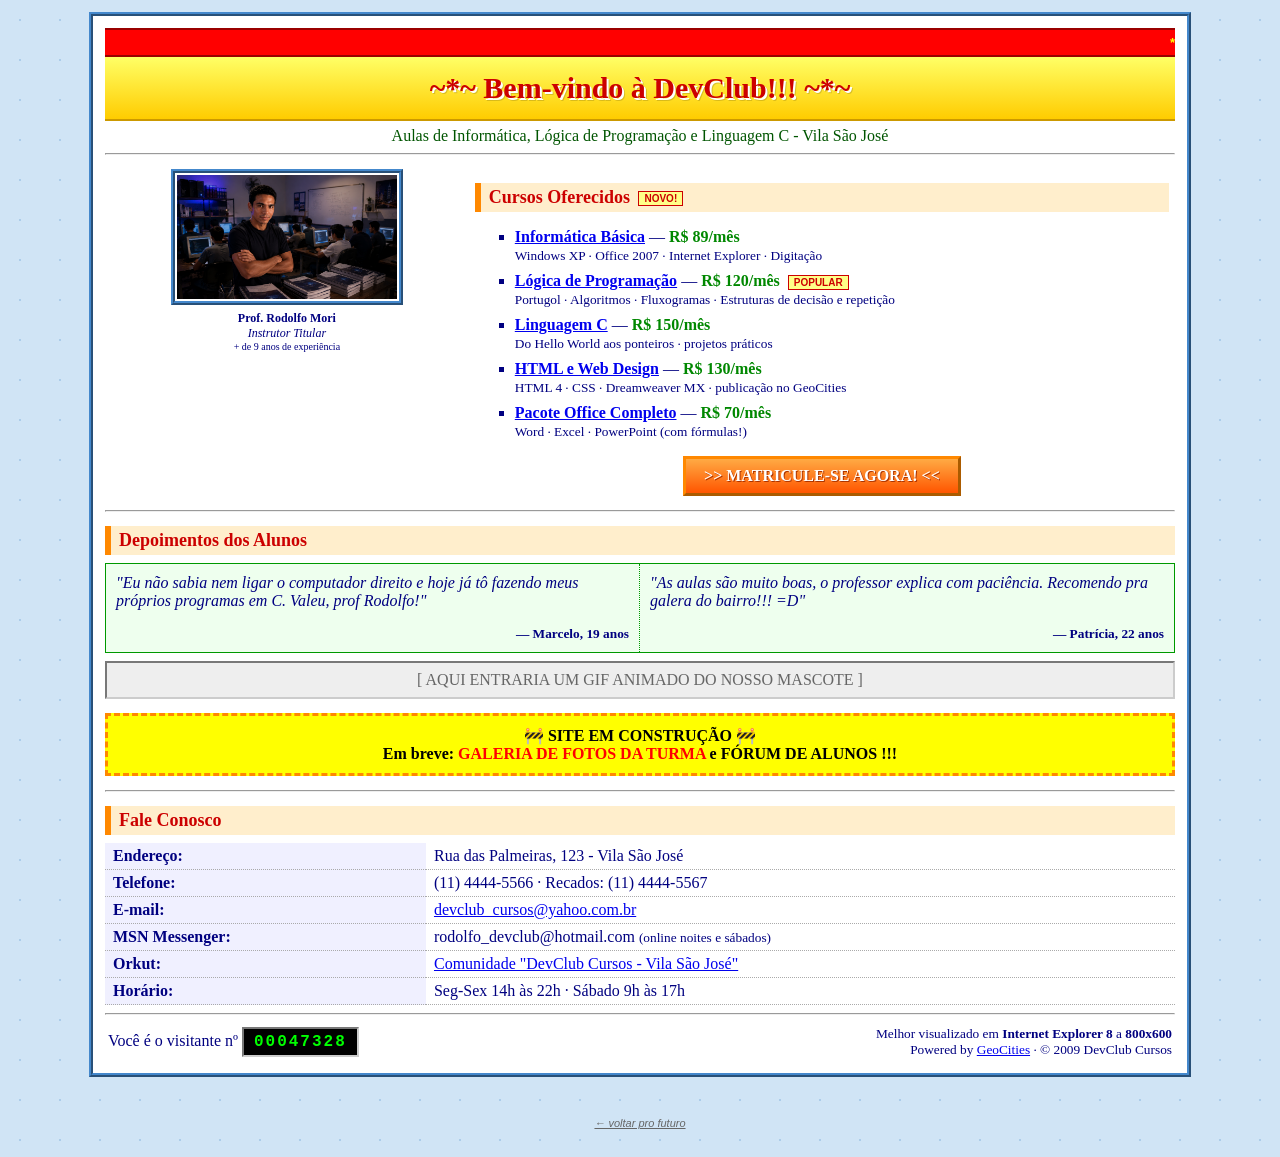
<file: 2009.html>
<!DOCTYPE html PUBLIC "-//W3C//DTD HTML 4.01 Transitional//EN">
<html>
<head>
<meta charset="UTF-8">
<title>*~* DevClub 2009 - Cursos de Informática e Programação! *~*</title>
<style>
body{
  background:#d0e4f5 url("data:image/svg+xml;utf8,<svg xmlns='http://www.w3.org/2000/svg' width='40' height='40'><rect width='40' height='40' fill='%23d0e4f5'/><circle cx='20' cy='20' r='1' fill='%23a0c4e5'/></svg>");
  color:#000080;
  font-family:"Times New Roman",Times,serif;
  font-size:14px;
  margin:0;
  padding:12px 0;
}
table.main{
  background:#ffffff;
  border:4px ridge #4488cc;
  width:780px;
  margin:0 auto;
}
h1{
  background:#ffff00;
  background:linear-gradient(to bottom,#ffff66,#ffcc00);
  color:#cc0000;
  font-family:"Comic Sans MS",cursive;
  text-align:center;
  padding:14px;
  margin:0;
  text-shadow:2px 2px 0 #ffffff, 3px 3px 0 rgba(0,0,0,0.15);
  font-size:30px;
  border-bottom:2px solid #cc9900;
}
h2{
  color:#cc0000;
  font-family:"Comic Sans MS",cursive;
  font-size:18px;
  margin:14px 0 8px;
  padding:4px 8px;
  background:#ffeecc;
  border-left:6px solid #ff8800;
}
h3{
  color:#0000aa;
  font-size:15px;
  margin:12px 0 6px;
  border-bottom:1px dotted #0000aa;
}
a{ color:#0000ee; text-decoration:underline; }
a:visited{ color:#551a8b; }
a:hover{ color:#ff0000; text-decoration:none; background:#ffffcc; }

.marquee{
  background:#ff0000;
  color:#ffff00;
  padding:5px;
  font-family:"Verdana",sans-serif;
  font-size:13px;
  font-weight:bold;
  overflow:hidden;
  white-space:nowrap;
  border-top:2px solid #990000;
  border-bottom:2px solid #990000;
}
.marquee span{
  display:inline-block;
  padding-left:100%;
  animation:marquee 20s linear infinite;
}
@keyframes marquee{
  0%{ transform:translate(0,0); }
  100%{ transform:translate(-100%,0); }
}

.blink{ animation:blink 1.2s step-end infinite; color:#ff0000; font-weight:bold; }
@keyframes blink{ 50%{ opacity:0; } }

.under-construction{
  background:#ffff00;
  border:3px dashed #ff8800;
  padding:10px;
  text-align:center;
  color:#000;
  font-weight:bold;
  margin:14px 0;
}

.counter{
  background:#000;
  color:#00ff00;
  font-family:"Courier New",monospace;
  font-weight:bold;
  padding:4px 10px;
  border:2px inset #cccccc;
  display:inline-block;
  font-size:16px;
  letter-spacing:2px;
}

.buy{
  background:#ff5500;
  background:linear-gradient(to bottom,#ffaa44,#ff5500);
  color:#ffffff !important;
  font-family:"Comic Sans MS",cursive;
  font-weight:bold;
  padding:8px 18px;
  border:3px outset #ff8800;
  text-decoration:none !important;
  display:inline-block;
  font-size:16px;
  text-shadow:1px 1px 0 #aa3300;
}
.buy:hover{ background:linear-gradient(to bottom,#ffcc66,#ff7722); color:#ffff00 !important; }

.gif-box{
  background:#eeeeee;
  border:2px inset #cccccc;
  padding:8px;
  text-align:center;
  font-family:"Comic Sans MS",cursive;
  color:#666;
  margin:8px 0;
}

.foto{
  border:4px ridge #4488cc;
  padding:2px;
  background:#fff;
}

.novidade{
  background:#ffff88;
  color:#cc0000;
  font-weight:bold;
  font-size:10px;
  padding:1px 5px;
  border:1px solid #cc0000;
  vertical-align:middle;
  margin-left:4px;
  font-family:Verdana,sans-serif;
}

ul.cursos{ list-style:square; color:#008800; }
ul.cursos li{ margin:8px 0; color:#000080; }

.contato td{ padding:4px 8px; border-bottom:1px dotted #aaa; }
.contato td:first-child{ background:#f0f0ff; font-weight:bold; }

.voltar{
  display:block;
  text-align:center;
  margin:24px auto 0;
  padding:16px;
  font-size:11px;
  color:#666;
  font-family:Verdana,sans-serif;
}
.voltar a{
  color:#666;
  font-style:italic;
}
</style>
</head>
<body>
  <table class="main" cellspacing="0" cellpadding="12">
    <tr><td>

      <div class="marquee">
        <span>*** PROMOÇÃO JULHO/2009! 20% DE DESCONTO EM TODOS OS CURSOS! · Vagas limitadas · Ligue já: (11) 4444-5566 · Novo curso de Linguagem C começando dia 15! ***</span>
      </div>

      <h1>~*~ Bem-vindo à DevClub!!! ~*~</h1>
      <p style="text-align:center;font-family:'Comic Sans MS',cursive;color:#005500;margin:6px 0 0;">
        Aulas de Informática, Lógica de Programação e Linguagem C - Vila São José
      </p>

      <hr>

      <table width="100%" cellpadding="6" cellspacing="0">
        <tr>
          <td width="34%" valign="top" style="text-align:center;">
            <img class="foto" src="assets/historia/2009.png" alt="Prof. Rodolfo Mori" width="220">
            <p style="font-size:12px;margin:6px 0 0;">
              <b>Prof. Rodolfo Mori</b><br>
              <i>Instrutor Titular</i><br>
              <small>+ de 9 anos de experiência</small>
            </p>
          </td>
          <td valign="top">
            <h2>Cursos Oferecidos <span class="novidade">NOVO!</span></h2>
            <ul class="cursos">
              <li>
                <b><a href="#">Informática Básica</a></b> — <font color="#008800"><b>R$ 89/mês</b></font><br>
                <small>Windows XP · Office 2007 · Internet Explorer · Digitação</small>
              </li>
              <li>
                <b><a href="#">Lógica de Programação</a></b> — <font color="#008800"><b>R$ 120/mês</b></font>
                <span class="novidade">POPULAR</span><br>
                <small>Portugol · Algoritmos · Fluxogramas · Estruturas de decisão e repetição</small>
              </li>
              <li>
                <b><a href="#">Linguagem C</a></b> — <font color="#008800"><b>R$ 150/mês</b></font><br>
                <small>Do Hello World aos ponteiros · projetos práticos</small>
              </li>
              <li>
                <b><a href="#">HTML e Web Design</a></b> — <font color="#008800"><b>R$ 130/mês</b></font><br>
                <small>HTML 4 · CSS · Dreamweaver MX · publicação no GeoCities</small>
              </li>
              <li>
                <b><a href="#">Pacote Office Completo</a></b> — <font color="#008800"><b>R$ 70/mês</b></font><br>
                <small>Word · Excel · PowerPoint (com fórmulas!)</small>
              </li>
            </ul>

            <p style="text-align:center;margin-top:14px;">
              <a href="#" class="buy">&gt;&gt; MATRICULE-SE AGORA! &lt;&lt;</a>
            </p>
          </td>
        </tr>
      </table>

      <hr>

      <h2>Depoimentos dos Alunos</h2>
      <table width="100%" cellpadding="10" cellspacing="0" style="background:#eeffee;border:1px solid #009900;">
        <tr>
          <td width="50%" valign="top" style="border-right:1px dotted #009900;">
            <p style="font-style:italic;">"Eu não sabia nem ligar o computador direito e hoje já tô fazendo meus próprios programas em C. Valeu, prof Rodolfo!"</p>
            <p style="text-align:right;margin:0;"><small><b>— Marcelo, 19 anos</b></small></p>
          </td>
          <td valign="top">
            <p style="font-style:italic;">"As aulas são muito boas, o professor explica com paciência. Recomendo pra galera do bairro!!! =D"</p>
            <p style="text-align:right;margin:0;"><small><b>— Patrícia, 22 anos</b></small></p>
          </td>
        </tr>
      </table>

      <div class="gif-box">
        [ AQUI ENTRARIA UM GIF ANIMADO DO NOSSO MASCOTE ]
      </div>

      <div class="under-construction">
        🚧 SITE EM CONSTRUÇÃO 🚧<br>
        Em breve: <span class="blink">GALERIA DE FOTOS DA TURMA</span> e <b>FÓRUM DE ALUNOS</b> !!!
      </div>

      <hr>

      <h2>Fale Conosco</h2>
      <table class="contato" width="100%" cellspacing="0">
        <tr><td width="30%">Endereço:</td><td>Rua das Palmeiras, 123 - Vila São José</td></tr>
        <tr><td>Telefone:</td><td>(11) 4444-5566 · Recados: (11) 4444-5567</td></tr>
        <tr><td>E-mail:</td><td><a href="#">devclub_cursos@yahoo.com.br</a></td></tr>
        <tr><td>MSN Messenger:</td><td>rodolfo_devclub@hotmail.com <small>(online noites e sábados)</small></td></tr>
        <tr><td>Orkut:</td><td><a href="#">Comunidade "DevClub Cursos - Vila São José"</a></td></tr>
        <tr><td>Horário:</td><td>Seg-Sex 14h às 22h · Sábado 9h às 17h</td></tr>
      </table>

      <hr>

      <table width="100%">
        <tr>
          <td>
            Você é o visitante nº <span class="counter">00047328</span>
          </td>
          <td style="text-align:right;">
            <small>
              Melhor visualizado em <b>Internet Explorer 8</b> a <b>800x600</b><br>
              Powered by <a href="#">GeoCities</a> · © 2009 DevClub Cursos
            </small>
          </td>
        </tr>
      </table>

    </td></tr>
  </table>

  <p class="voltar">
    <a href="index.html">← voltar pro futuro</a>
  </p>
</body>
</html>
</file>
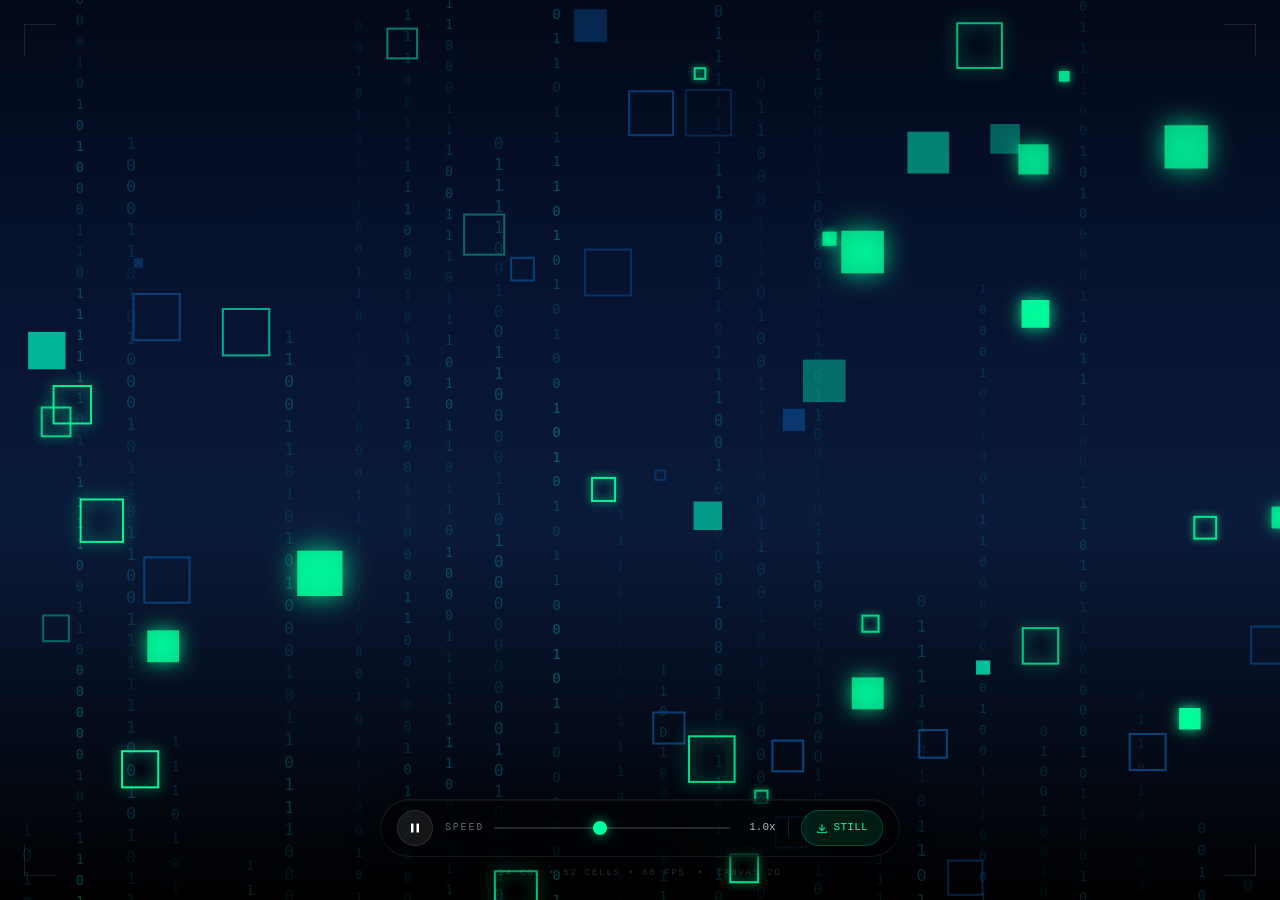
<file: referencias/fundo.html>
<!DOCTYPE html>
<html lang="en">
<head>
  <meta charset="UTF-8">
  <meta name="viewport" content="width=device-width, initial-scale=1">
  <title>React Artifact</title>
  <style>*,:after,:before{--tw-border-spacing-x:0;--tw-border-spacing-y:0;--tw-translate-x:0;--tw-translate-y:0;--tw-rotate:0;--tw-skew-x:0;--tw-skew-y:0;--tw-scale-x:1;--tw-scale-y:1;--tw-pan-x: ;--tw-pan-y: ;--tw-pinch-zoom: ;--tw-scroll-snap-strictness:proximity;--tw-gradient-from-position: ;--tw-gradient-via-position: ;--tw-gradient-to-position: ;--tw-ordinal: ;--tw-slashed-zero: ;--tw-numeric-figure: ;--tw-numeric-spacing: ;--tw-numeric-fraction: ;--tw-ring-inset: ;--tw-ring-offset-width:0px;--tw-ring-offset-color:#fff;--tw-ring-color:rgba(59,130,246,.5);--tw-ring-offset-shadow:0 0 #0000;--tw-ring-shadow:0 0 #0000;--tw-shadow:0 0 #0000;--tw-shadow-colored:0 0 #0000;--tw-blur: ;--tw-brightness: ;--tw-contrast: ;--tw-grayscale: ;--tw-hue-rotate: ;--tw-invert: ;--tw-saturate: ;--tw-sepia: ;--tw-drop-shadow: ;--tw-backdrop-blur: ;--tw-backdrop-brightness: ;--tw-backdrop-contrast: ;--tw-backdrop-grayscale: ;--tw-backdrop-hue-rotate: ;--tw-backdrop-invert: ;--tw-backdrop-opacity: ;--tw-backdrop-saturate: ;--tw-backdrop-sepia: ;--tw-contain-size: ;--tw-contain-layout: ;--tw-contain-paint: ;--tw-contain-style: }::backdrop{--tw-border-spacing-x:0;--tw-border-spacing-y:0;--tw-translate-x:0;--tw-translate-y:0;--tw-rotate:0;--tw-skew-x:0;--tw-skew-y:0;--tw-scale-x:1;--tw-scale-y:1;--tw-pan-x: ;--tw-pan-y: ;--tw-pinch-zoom: ;--tw-scroll-snap-strictness:proximity;--tw-gradient-from-position: ;--tw-gradient-via-position: ;--tw-gradient-to-position: ;--tw-ordinal: ;--tw-slashed-zero: ;--tw-numeric-figure: ;--tw-numeric-spacing: ;--tw-numeric-fraction: ;--tw-ring-inset: ;--tw-ring-offset-width:0px;--tw-ring-offset-color:#fff;--tw-ring-color:rgba(59,130,246,.5);--tw-ring-offset-shadow:0 0 #0000;--tw-ring-shadow:0 0 #0000;--tw-shadow:0 0 #0000;--tw-shadow-colored:0 0 #0000;--tw-blur: ;--tw-brightness: ;--tw-contrast: ;--tw-grayscale: ;--tw-hue-rotate: ;--tw-invert: ;--tw-saturate: ;--tw-sepia: ;--tw-drop-shadow: ;--tw-backdrop-blur: ;--tw-backdrop-brightness: ;--tw-backdrop-contrast: ;--tw-backdrop-grayscale: ;--tw-backdrop-hue-rotate: ;--tw-backdrop-invert: ;--tw-backdrop-opacity: ;--tw-backdrop-saturate: ;--tw-backdrop-sepia: ;--tw-contain-size: ;--tw-contain-layout: ;--tw-contain-paint: ;--tw-contain-style: }/*! tailwindcss v3.4.18 | MIT License | https://tailwindcss.com*/*,:after,:before{box-sizing:border-box;border:0 solid #e5e7eb}:after,:before{--tw-content:""}:host,html{line-height:1.5;-webkit-text-size-adjust:100%;-moz-tab-size:4;-o-tab-size:4;tab-size:4;font-family:ui-sans-serif,system-ui,sans-serif,Apple Color Emoji,Segoe UI Emoji,Segoe UI Symbol,Noto Color Emoji;font-feature-settings:normal;font-variation-settings:normal;-webkit-tap-highlight-color:transparent}body{line-height:inherit}hr{height:0;color:inherit;border-top-width:1px}abbr:where([title]){-webkit-text-decoration:underline dotted;text-decoration:underline dotted}h1,h2,h3,h4,h5,h6{font-size:inherit;font-weight:inherit}a{color:inherit;text-decoration:inherit}b,strong{font-weight:bolder}code,kbd,pre,samp{font-family:ui-monospace,SFMono-Regular,Menlo,Monaco,Consolas,Liberation Mono,Courier New,monospace;font-feature-settings:normal;font-variation-settings:normal;font-size:1em}small{font-size:80%}sub,sup{font-size:75%;line-height:0;position:relative;vertical-align:baseline}sub{bottom:-.25em}sup{top:-.5em}table{text-indent:0;border-color:inherit;border-collapse:collapse}button,input,optgroup,select,textarea{font-family:inherit;font-feature-settings:inherit;font-variation-settings:inherit;font-size:100%;font-weight:inherit;line-height:inherit;letter-spacing:inherit;color:inherit;margin:0;padding:0}button,select{text-transform:none}button,input:where([type=button]),input:where([type=reset]),input:where([type=submit]){-webkit-appearance:button;background-color:transparent;background-image:none}:-moz-focusring{outline:auto}:-moz-ui-invalid{box-shadow:none}progress{vertical-align:baseline}::-webkit-inner-spin-button,::-webkit-outer-spin-button{height:auto}[type=search]{-webkit-appearance:textfield;outline-offset:-2px}::-webkit-search-decoration{-webkit-appearance:none}::-webkit-file-upload-button{-webkit-appearance:button;font:inherit}summary{display:list-item}blockquote,dd,dl,figure,h1,h2,h3,h4,h5,h6,hr,p,pre{margin:0}fieldset{margin:0}fieldset,legend{padding:0}menu,ol,ul{list-style:none;margin:0;padding:0}dialog{padding:0}textarea{resize:vertical}input::-moz-placeholder,textarea::-moz-placeholder{opacity:1;color:#9ca3af}input::placeholder,textarea::placeholder{opacity:1;color:#9ca3af}[role=button],button{cursor:pointer}:disabled{cursor:default}audio,canvas,embed,iframe,img,object,svg,video{display:block;vertical-align:middle}img,video{max-width:100%;height:auto}[hidden]:where(:not([hidden=until-found])){display:none}.\!container{width:100%!important}.container{width:100%}@media (min-width:640px){.\!container{max-width:640px!important}.container{max-width:640px}}@media (min-width:768px){.\!container{max-width:768px!important}.container{max-width:768px}}@media (min-width:1024px){.\!container{max-width:1024px!important}.container{max-width:1024px}}@media (min-width:1280px){.\!container{max-width:1280px!important}.container{max-width:1280px}}@media (min-width:1536px){.\!container{max-width:1536px!important}.container{max-width:1536px}}.pointer-events-none{pointer-events:none}.absolute{position:absolute}.relative{position:relative}.inset-0{inset:0}.inset-x-0{left:0;right:0}.bottom-4{bottom:1rem}.bottom-5{bottom:1.25rem}.left-1\/2{left:50%}.left-4{left:1rem}.right-4{right:1rem}.top-0{top:0}.top-4{top:1rem}.top-6{top:1.5rem}.z-20{z-index:20}.z-30{z-index:30}.mt-2\.5{margin-top:.625rem}.block{display:block}.flex{display:flex}.hidden{display:none}.h-5{height:1.25rem}.h-8{height:2rem}.h-9{height:2.25rem}.h-\[28\%\]{height:28%}.h-\[28px\]{height:28px}.h-full{height:100%}.h-screen{height:100vh}.w-8{width:2rem}.w-9{width:2.25rem}.w-\[36px\]{width:36px}.w-\[92\%\]{width:92%}.w-full{width:100%}.w-px{width:1px}.w-screen{width:100vw}.min-w-0{min-width:0}.max-w-\[520px\]{max-width:520px}.flex-1{flex:1 1 0%}.shrink-0{flex-shrink:0}.-translate-x-1\/2{--tw-translate-x:-50%;transform:translate(var(--tw-translate-x),var(--tw-translate-y)) rotate(var(--tw-rotate)) skewX(var(--tw-skew-x)) skewY(var(--tw-skew-y)) scaleX(var(--tw-scale-x)) scaleY(var(--tw-scale-y))}.cursor-pointer{cursor:pointer}.select-none{-webkit-user-select:none;-moz-user-select:none;user-select:none}.resize{resize:both}.appearance-none{-webkit-appearance:none;-moz-appearance:none;appearance:none}.flex-col{flex-direction:column}.items-end{align-items:flex-end}.items-center{align-items:center}.justify-center{justify-content:center}.gap-1{gap:.25rem}.gap-1\.5{gap:.375rem}.gap-2{gap:.5rem}.gap-2\.5{gap:.625rem}.gap-3{gap:.75rem}.overflow-hidden{overflow:hidden}.rounded-full{border-radius:9999px}.border{border-width:1px}.border-b{border-bottom-width:1px}.border-l{border-left-width:1px}.border-r{border-right-width:1px}.border-t{border-top-width:1px}.border-\[\#00ff9d\]\/20{border-color:rgba(0,255,157,.2)}.border-white\/10{border-color:hsla(0,0%,100%,.1)}.border-white\/\[0\.08\]{border-color:hsla(0,0%,100%,.08)}.bg-\[\#00ff9d\]{--tw-bg-opacity:1;background-color:rgb(0 255 157/var(--tw-bg-opacity,1))}.bg-\[\#00ff9d\]\/10{background-color:rgba(0,255,157,.1)}.bg-black{--tw-bg-opacity:1;background-color:rgb(0 0 0/var(--tw-bg-opacity,1))}.bg-black\/55{background-color:rgba(0,0,0,.55)}.bg-transparent{background-color:transparent}.bg-white\/10{background-color:hsla(0,0%,100%,.1)}.bg-white\/\[0\.08\]{background-color:hsla(0,0%,100%,.08)}.bg-gradient-to-b{background-image:linear-gradient(to bottom,var(--tw-gradient-stops))}.from-\[\#0a1a3a\]\/20{--tw-gradient-from:rgba(10,26,58,.2) var(--tw-gradient-from-position);--tw-gradient-to:rgba(10,26,58,0) var(--tw-gradient-to-position);--tw-gradient-stops:var(--tw-gradient-from),var(--tw-gradient-to)}.to-transparent{--tw-gradient-to:transparent var(--tw-gradient-to-position)}.px-3{padding-left:.75rem;padding-right:.75rem}.px-3\.5{padding-left:.875rem;padding-right:.875rem}.px-4{padding-left:1rem;padding-right:1rem}.py-2{padding-top:.5rem;padding-bottom:.5rem}.py-2\.5{padding-top:.625rem;padding-bottom:.625rem}.text-right{text-align:right}.font-mono{font-family:ui-monospace,SFMono-Regular,Menlo,Monaco,Consolas,Liberation Mono,Courier New,monospace}.text-\[10px\]{font-size:10px}.text-\[11px\]{font-size:11px}.text-\[9px\]{font-size:9px}.font-bold{font-weight:700}.font-medium{font-weight:500}.uppercase{text-transform:uppercase}.tabular-nums{--tw-numeric-spacing:tabular-nums;font-variant-numeric:var(--tw-ordinal) var(--tw-slashed-zero) var(--tw-numeric-figure) var(--tw-numeric-spacing) var(--tw-numeric-fraction)}.tracking-\[0\.18em\]{letter-spacing:.18em}.tracking-\[0\.2em\]{letter-spacing:.2em}.tracking-wide{letter-spacing:.025em}.tracking-widest{letter-spacing:.1em}.text-\[\#00ff9d\]{--tw-text-opacity:1;color:rgb(0 255 157/var(--tw-text-opacity,1))}.text-black{--tw-text-opacity:1;color:rgb(0 0 0/var(--tw-text-opacity,1))}.text-white{--tw-text-opacity:1;color:rgb(255 255 255/var(--tw-text-opacity,1))}.text-white\/20{color:hsla(0,0%,100%,.2)}.text-white\/40{color:hsla(0,0%,100%,.4)}.text-white\/70{color:hsla(0,0%,100%,.7)}.opacity-40{opacity:.4}.opacity-80{opacity:.8}.shadow-\[0_0_20px_rgba\(0\2c 255\2c 157\2c 0\.5\)\]{--tw-shadow:0 0 20px rgba(0,255,157,.5);--tw-shadow-colored:0 0 20px var(--tw-shadow-color);box-shadow:var(--tw-ring-offset-shadow,0 0 #0000),var(--tw-ring-shadow,0 0 #0000),var(--tw-shadow)}.shadow-\[0_8px_32px_rgba\(0\2c 0\2c 0\2c 0\.6\)\2c inset_0_1px_0_rgba\(255\2c 255\2c 255\2c 0\.06\)\]{--tw-shadow:0 8px 32px rgba(0,0,0,.6),inset 0 1px 0 hsla(0,0%,100%,.06);--tw-shadow-colored:0 8px 32px var(--tw-shadow-color),inset 0 1px 0 var(--tw-shadow-color);box-shadow:var(--tw-ring-offset-shadow,0 0 #0000),var(--tw-ring-shadow,0 0 #0000),var(--tw-shadow)}.backdrop-blur-2xl{--tw-backdrop-blur:blur(40px);backdrop-filter:var(--tw-backdrop-blur) var(--tw-backdrop-brightness) var(--tw-backdrop-contrast) var(--tw-backdrop-grayscale) var(--tw-backdrop-hue-rotate) var(--tw-backdrop-invert) var(--tw-backdrop-opacity) var(--tw-backdrop-saturate) var(--tw-backdrop-sepia)}.transition-colors{transition-property:color,background-color,border-color,text-decoration-color,fill,stroke;transition-timing-function:cubic-bezier(.4,0,.2,1);transition-duration:.15s}#root,body,html{min-height:100%}body{margin:0;font-family:Inter,ui-sans-serif,system-ui,-apple-system,BlinkMacSystemFont,Segoe UI,sans-serif}.hover\:bg-\[\#00ff9d\]\/15:hover{background-color:rgba(0,255,157,.15)}.hover\:bg-white\/\[0\.12\]:hover{background-color:hsla(0,0%,100%,.12)}@media (min-width:640px){.sm\:bottom-6{bottom:1.5rem}.sm\:left-6{left:1.5rem}.sm\:right-6{right:1.5rem}.sm\:top-6{top:1.5rem}.sm\:block{display:block}.sm\:inline{display:inline}.sm\:hidden{display:none}.sm\:gap-3{gap:.75rem}.sm\:px-4{padding-left:1rem;padding-right:1rem}.sm\:opacity-100{opacity:1}}.\[\&\:\:-moz-range-thumb\]\:h-\[14px\]::-moz-range-thumb{height:14px}.\[\&\:\:-moz-range-thumb\]\:w-\[14px\]::-moz-range-thumb{width:14px}.\[\&\:\:-moz-range-thumb\]\:rounded-full::-moz-range-thumb{border-radius:9999px}.\[\&\:\:-moz-range-thumb\]\:border-0::-moz-range-thumb{border-width:0}.\[\&\:\:-moz-range-thumb\]\:bg-\[\#00ff9d\]::-moz-range-thumb{--tw-bg-opacity:1;background-color:rgb(0 255 157/var(--tw-bg-opacity,1))}.\[\&\:\:-moz-range-track\]\:h-\[2px\]::-moz-range-track{height:2px}.\[\&\:\:-moz-range-track\]\:bg-white\/15::-moz-range-track{background-color:hsla(0,0%,100%,.15)}.\[\&\:\:-webkit-slider-runnable-track\]\:h-\[2px\]::-webkit-slider-runnable-track{height:2px}.\[\&\:\:-webkit-slider-runnable-track\]\:rounded-full::-webkit-slider-runnable-track{border-radius:9999px}.\[\&\:\:-webkit-slider-runnable-track\]\:bg-white\/15::-webkit-slider-runnable-track{background-color:hsla(0,0%,100%,.15)}.\[\&\:\:-webkit-slider-thumb\]\:-mt-\[6px\]::-webkit-slider-thumb{margin-top:-6px}.\[\&\:\:-webkit-slider-thumb\]\:h-\[14px\]::-webkit-slider-thumb{height:14px}.\[\&\:\:-webkit-slider-thumb\]\:w-\[14px\]::-webkit-slider-thumb{width:14px}.\[\&\:\:-webkit-slider-thumb\]\:appearance-none::-webkit-slider-thumb{-webkit-appearance:none;appearance:none}.\[\&\:\:-webkit-slider-thumb\]\:rounded-full::-webkit-slider-thumb{border-radius:9999px}.\[\&\:\:-webkit-slider-thumb\]\:bg-\[\#00ff9d\]::-webkit-slider-thumb{--tw-bg-opacity:1;background-color:rgb(0 255 157/var(--tw-bg-opacity,1))}.\[\&\:\:-webkit-slider-thumb\]\:shadow-\[0_0_12px_rgba\(0\2c 255\2c 157\2c 0\.7\)\]::-webkit-slider-thumb{--tw-shadow:0 0 12px rgba(0,255,157,.7);--tw-shadow-colored:0 0 12px var(--tw-shadow-color);box-shadow:var(--tw-ring-offset-shadow,0 0 #0000),var(--tw-ring-shadow,0 0 #0000),var(--tw-shadow)}</style>
</head>
<body>
  <div id="root"></div>
  
  <script type="module">var Jc=Object.create;var{getPrototypeOf:qc,defineProperty:Al,getOwnPropertyNames:bc}=Object;var ef=Object.prototype.hasOwnProperty;var _n=(e,n,t)=>{t=e!=null?Jc(qc(e)):{};let r=n||!e||!e.__esModule?Al(t,"default",{value:e,enumerable:!0}):t;for(let l of bc(e))if(!ef.call(r,l))Al(r,l,{get:()=>e[l],enumerable:!0});return r};var yr=(e,n)=>()=>(n||e((n={exports:{}}).exports,n),n.exports);var nf=(e,n)=>{for(var t in n)Al(e,t,{get:n[t],enumerable:!0,configurable:!0,set:(r)=>n[t]=()=>r})};var tf=(e,n)=>()=>(e&&(n=e(e=0)),n);var kt=yr((wf)=>{var St=Symbol.for("react.element"),rf=Symbol.for("react.portal"),lf=Symbol.for("react.fragment"),of=Symbol.for("react.strict_mode"),uf=Symbol.for("react.profiler"),sf=Symbol.for("react.provider"),af=Symbol.for("react.context"),cf=Symbol.for("react.forward_ref"),ff=Symbol.for("react.suspense"),df=Symbol.for("react.memo"),pf=Symbol.for("react.lazy"),ci=Symbol.iterator;function mf(e){if(e===null||typeof e!=="object")return null;return e=ci&&e[ci]||e["@@iterator"],typeof e==="function"?e:null}var pi={isMounted:function(){return!1},enqueueForceUpdate:function(){},enqueueReplaceState:function(){},enqueueSetState:function(){}},mi=Object.assign,hi={};function Bn(e,n,t){this.props=e,this.context=n,this.refs=hi,this.updater=t||pi}Bn.prototype.isReactComponent={};Bn.prototype.setState=function(e,n){if(typeof e!=="object"&&typeof e!=="function"&&e!=null)throw Error("setState(...): takes an object of state variables to update or a function which returns an object of state variables.");this.updater.enqueueSetState(this,e,n,"setState")};Bn.prototype.forceUpdate=function(e){this.updater.enqueueForceUpdate(this,e,"forceUpdate")};function vi(){}vi.prototype=Bn.prototype;function $l(e,n,t){this.props=e,this.context=n,this.refs=hi,this.updater=t||pi}var Ql=$l.prototype=new vi;Ql.constructor=$l;mi(Ql,Bn.prototype);Ql.isPureReactComponent=!0;var fi=Array.isArray,yi=Object.prototype.hasOwnProperty,Wl={current:null},gi={key:!0,ref:!0,__self:!0,__source:!0};function wi(e,n,t){var r,l={},o=null,u=null;if(n!=null)for(r in n.ref!==void 0&&(u=n.ref),n.key!==void 0&&(o=""+n.key),n)yi.call(n,r)&&!gi.hasOwnProperty(r)&&(l[r]=n[r]);var i=arguments.length-2;if(i===1)l.children=t;else if(1<i){for(var s=Array(i),d=0;d<i;d++)s[d]=arguments[d+2];l.children=s}if(e&&e.defaultProps)for(r in i=e.defaultProps,i)l[r]===void 0&&(l[r]=i[r]);return{$$typeof:St,type:e,key:o,ref:u,props:l,_owner:Wl.current}}function hf(e,n){return{$$typeof:St,type:e.type,key:n,ref:e.ref,props:e.props,_owner:e._owner}}function Hl(e){return typeof e==="object"&&e!==null&&e.$$typeof===St}function vf(e){var n={"=":"=0",":":"=2"};return"$"+e.replace(/[=:]/g,function(t){return n[t]})}var di=/\/+/g;function Bl(e,n){return typeof e==="object"&&e!==null&&e.key!=null?vf(""+e.key):n.toString(36)}function wr(e,n,t,r,l){var o=typeof e;if(o==="undefined"||o==="boolean")e=null;var u=!1;if(e===null)u=!0;else switch(o){case"string":case"number":u=!0;break;case"object":switch(e.$$typeof){case St:case rf:u=!0}}if(u)return u=e,l=l(u),e=r===""?"."+Bl(u,0):r,fi(l)?(t="",e!=null&&(t=e.replace(di,"$&/")+"/"),wr(l,n,t,"",function(d){return d})):l!=null&&(Hl(l)&&(l=hf(l,t+(!l.key||u&&u.key===l.key?"":(""+l.key).replace(di,"$&/")+"/")+e)),n.push(l)),1;if(u=0,r=r===""?".":r+":",fi(e))for(var i=0;i<e.length;i++){o=e[i];var s=r+Bl(o,i);u+=wr(o,n,t,s,l)}else if(s=mf(e),typeof s==="function")for(e=s.call(e),i=0;!(o=e.next()).done;)o=o.value,s=r+Bl(o,i++),u+=wr(o,n,t,s,l);else if(o==="object")throw n=String(e),Error("Objects are not valid as a React child (found: "+(n==="[object Object]"?"object with keys {"+Object.keys(e).join(", ")+"}":n)+"). If you meant to render a collection of children, use an array instead.");return u}function gr(e,n,t){if(e==null)return e;var r=[],l=0;return wr(e,r,"","",function(o){return n.call(t,o,l++)}),r}function yf(e){if(e._status===-1){var n=e._result;n=n(),n.then(function(t){if(e._status===0||e._status===-1)e._status=1,e._result=t},function(t){if(e._status===0||e._status===-1)e._status=2,e._result=t}),e._status===-1&&(e._status=0,e._result=n)}if(e._status===1)return e._result.default;throw e._result}var ie={current:null},Sr={transition:null},gf={ReactCurrentDispatcher:ie,ReactCurrentBatchConfig:Sr,ReactCurrentOwner:Wl};function Si(){throw Error("act(...) is not supported in production builds of React.")}wf.Children={map:gr,forEach:function(e,n,t){gr(e,function(){n.apply(this,arguments)},t)},count:function(e){var n=0;return gr(e,function(){n++}),n},toArray:function(e){return gr(e,function(n){return n})||[]},only:function(e){if(!Hl(e))throw Error("React.Children.only expected to receive a single React element child.");return e}};wf.Component=Bn;wf.Fragment=lf;wf.Profiler=uf;wf.PureComponent=$l;wf.StrictMode=of;wf.Suspense=ff;wf.__SECRET_INTERNALS_DO_NOT_USE_OR_YOU_WILL_BE_FIRED=gf;wf.act=Si;wf.cloneElement=function(e,n,t){if(e===null||e===void 0)throw Error("React.cloneElement(...): The argument must be a React element, but you passed "+e+".");var r=mi({},e.props),l=e.key,o=e.ref,u=e._owner;if(n!=null){if(n.ref!==void 0&&(o=n.ref,u=Wl.current),n.key!==void 0&&(l=""+n.key),e.type&&e.type.defaultProps)var i=e.type.defaultProps;for(s in n)yi.call(n,s)&&!gi.hasOwnProperty(s)&&(r[s]=n[s]===void 0&&i!==void 0?i[s]:n[s])}var s=arguments.length-2;if(s===1)r.children=t;else if(1<s){i=Array(s);for(var d=0;d<s;d++)i[d]=arguments[d+2];r.children=i}return{$$typeof:St,type:e.type,key:l,ref:o,props:r,_owner:u}};wf.createContext=function(e){return e={$$typeof:af,_currentValue:e,_currentValue2:e,_threadCount:0,Provider:null,Consumer:null,_defaultValue:null,_globalName:null},e.Provider={$$typeof:sf,_context:e},e.Consumer=e};wf.createElement=wi;wf.createFactory=function(e){var n=wi.bind(null,e);return n.type=e,n};wf.createRef=function(){return{current:null}};wf.forwardRef=function(e){return{$$typeof:cf,render:e}};wf.isValidElement=Hl;wf.lazy=function(e){return{$$typeof:pf,_payload:{_status:-1,_result:e},_init:yf}};wf.memo=function(e,n){return{$$typeof:df,type:e,compare:n===void 0?null:n}};wf.startTransition=function(e){var n=Sr.transition;Sr.transition={};try{e()}finally{Sr.transition=n}};wf.unstable_act=Si;wf.useCallback=function(e,n){return ie.current.useCallback(e,n)};wf.useContext=function(e){return ie.current.useContext(e)};wf.useDebugValue=function(){};wf.useDeferredValue=function(e){return ie.current.useDeferredValue(e)};wf.useEffect=function(e,n){return ie.current.useEffect(e,n)};wf.useId=function(){return ie.current.useId()};wf.useImperativeHandle=function(e,n,t){return ie.current.useImperativeHandle(e,n,t)};wf.useInsertionEffect=function(e,n){return ie.current.useInsertionEffect(e,n)};wf.useLayoutEffect=function(e,n){return ie.current.useLayoutEffect(e,n)};wf.useMemo=function(e,n){return ie.current.useMemo(e,n)};wf.useReducer=function(e,n,t){return ie.current.useReducer(e,n,t)};wf.useRef=function(e){return ie.current.useRef(e)};wf.useState=function(e){return ie.current.useState(e)};wf.useSyncExternalStore=function(e,n,t){return ie.current.useSyncExternalStore(e,n,t)};wf.useTransition=function(){return ie.current.useTransition()};wf.version="18.3.1"});var xi=yr((rd)=>{function Yl(e,n){var t=e.length;e.push(n);e:for(;0<t;){var r=t-1>>>1,l=e[r];if(0<kr(l,n))e[r]=n,e[t]=l,t=r;else break e}}function Le(e){return e.length===0?null:e[0]}function Nr(e){if(e.length===0)return null;var n=e[0],t=e.pop();if(t!==n){e[0]=t;e:for(var r=0,l=e.length,o=l>>>1;r<o;){var u=2*(r+1)-1,i=e[u],s=u+1,d=e[s];if(0>kr(i,t))s<l&&0>kr(d,i)?(e[r]=d,e[s]=t,r=s):(e[r]=i,e[u]=t,r=u);else if(s<l&&0>kr(d,t))e[r]=d,e[s]=t,r=s;else break e}}return n}function kr(e,n){var t=e.sortIndex-n.sortIndex;return t!==0?t:e.id-n.id}if(typeof performance==="object"&&typeof performance.now==="function")Gl=performance,rd.unstable_now=function(){return Gl.now()};else Er=Date,Xl=Er.now(),rd.unstable_now=function(){return Er.now()-Xl};var Gl,Er,Xl,Ve=[],nn=[],td=1,_e=null,te=3,Pr=!1,Cn=!1,_t=!1,Ei=typeof setTimeout==="function"?setTimeout:null,_i=typeof clearTimeout==="function"?clearTimeout:null,ki=typeof setImmediate<"u"?setImmediate:null;typeof navigator<"u"&&navigator.scheduling!==void 0&&navigator.scheduling.isInputPending!==void 0&&navigator.scheduling.isInputPending.bind(navigator.scheduling);function Zl(e){for(var n=Le(nn);n!==null;){if(n.callback===null)Nr(nn);else if(n.startTime<=e)Nr(nn),n.sortIndex=n.expirationTime,Yl(Ve,n);else break;n=Le(nn)}}function ql(e){if(_t=!1,Zl(e),!Cn)if(Le(Ve)!==null)Cn=!0,eo(bl);else{var n=Le(nn);n!==null&&no(ql,n.startTime-e)}}function bl(e,n){Cn=!1,_t&&(_t=!1,_i(Ct),Ct=-1),Pr=!0;var t=te;try{Zl(n);for(_e=Le(Ve);_e!==null&&(!(_e.expirationTime>n)||e&&!Pi());){var r=_e.callback;if(typeof r==="function"){_e.callback=null,te=_e.priorityLevel;var l=r(_e.expirationTime<=n);n=rd.unstable_now(),typeof l==="function"?_e.callback=l:_e===Le(Ve)&&Nr(Ve),Zl(n)}else Nr(Ve);_e=Le(Ve)}if(_e!==null)var o=!0;else{var u=Le(nn);u!==null&&no(ql,u.startTime-n),o=!1}return o}finally{_e=null,te=t,Pr=!1}}var xr=!1,_r=null,Ct=-1,Ci=5,Ni=-1;function Pi(){return rd.unstable_now()-Ni<Ci?!1:!0}function Kl(){if(_r!==null){var e=rd.unstable_now();Ni=e;var n=!0;try{n=_r(!0,e)}finally{n?Et():(xr=!1,_r=null)}}else xr=!1}var Et;if(typeof ki==="function")Et=function(){ki(Kl)};else if(typeof MessageChannel<"u")Cr=new MessageChannel,Jl=Cr.port2,Cr.port1.onmessage=Kl,Et=function(){Jl.postMessage(null)};else Et=function(){Ei(Kl,0)};var Cr,Jl;function eo(e){_r=e,xr||(xr=!0,Et())}function no(e,n){Ct=Ei(function(){e(rd.unstable_now())},n)}rd.unstable_IdlePriority=5;rd.unstable_ImmediatePriority=1;rd.unstable_LowPriority=4;rd.unstable_NormalPriority=3;rd.unstable_Profiling=null;rd.unstable_UserBlockingPriority=2;rd.unstable_cancelCallback=function(e){e.callback=null};rd.unstable_continueExecution=function(){Cn||Pr||(Cn=!0,eo(bl))};rd.unstable_forceFrameRate=function(e){0>e||125<e?console.error("forceFrameRate takes a positive int between 0 and 125, forcing frame rates higher than 125 fps is not supported"):Ci=0<e?Math.floor(1000/e):5};rd.unstable_getCurrentPriorityLevel=function(){return te};rd.unstable_getFirstCallbackNode=function(){return Le(Ve)};rd.unstable_next=function(e){switch(te){case 1:case 2:case 3:var n=3;break;default:n=te}var t=te;te=n;try{return e()}finally{te=t}};rd.unstable_pauseExecution=function(){};rd.unstable_requestPaint=function(){};rd.unstable_runWithPriority=function(e,n){switch(e){case 1:case 2:case 3:case 4:case 5:break;default:e=3}var t=te;te=e;try{return n()}finally{te=t}};rd.unstable_scheduleCallback=function(e,n,t){var r=rd.unstable_now();switch(typeof t==="object"&&t!==null?(t=t.delay,t=typeof t==="number"&&0<t?r+t:r):t=r,e){case 1:var l=-1;break;case 2:l=250;break;case 5:l=1073741823;break;case 4:l=1e4;break;default:l=5000}return l=t+l,e={id:td++,callback:n,priorityLevel:e,startTime:t,expirationTime:l,sortIndex:-1},t>r?(e.sortIndex=t,Yl(nn,e),Le(Ve)===null&&e===Le(nn)&&(_t?(_i(Ct),Ct=-1):_t=!0,no(ql,t-r))):(e.sortIndex=l,Yl(Ve,e),Cn||Pr||(Cn=!0,eo(bl))),e};rd.unstable_shouldYield=Pi;rd.unstable_wrapCallback=function(e){var n=te;return function(){var t=te;te=n;try{return e.apply(this,arguments)}finally{te=t}}}});var si={};nf(si,{version:()=>Bc,unstable_renderSubtreeIntoContainer:()=>Ac,unstable_batchedUpdates:()=>jc,unmountComponentAtNode:()=>Vc,render:()=>Uc,hydrateRoot:()=>Dc,hydrate:()=>Fc,flushSync:()=>Oc,findDOMNode:()=>Rc,createRoot:()=>Mc,createPortal:()=>Ic,__SECRET_INTERNALS_DO_NOT_USE_OR_YOU_WILL_BE_FIRED:()=>Lc});function g(e){for(var n="https://reactjs.org/docs/error-decoder.html?invariant="+e,t=1;t<arguments.length;t++)n+="&args[]="+encodeURIComponent(arguments[t]);return"Minified React error #"+e+"; visit "+n+" for the full message or use the non-minified dev environment for full errors and additional helpful warnings."}function Vn(e,n){at(e,n),at(e+"Capture",n)}function at(e,n){Xt[e]=n;for(e=0;e<n.length;e++)Rs.add(n[e])}function _d(e){if(Co.call(Ti,e))return!0;if(Co.call(zi,e))return!1;if(Ed.test(e))return Ti[e]=!0;return zi[e]=!0,!1}function Cd(e,n,t,r){if(t!==null&&t.type===0)return!1;switch(typeof n){case"function":case"symbol":return!0;case"boolean":if(r)return!1;if(t!==null)return!t.acceptsBooleans;return e=e.toLowerCase().slice(0,5),e!=="data-"&&e!=="aria-";default:return!1}}function Nd(e,n,t,r){if(n===null||typeof n>"u"||Cd(e,n,t,r))return!0;if(r)return!1;if(t!==null)switch(t.type){case 3:return!n;case 4:return n===!1;case 5:return isNaN(n);case 6:return isNaN(n)||1>n}return!1}function ce(e,n,t,r,l,o,u){this.acceptsBooleans=n===2||n===3||n===4,this.attributeName=r,this.attributeNamespace=l,this.mustUseProperty=t,this.propertyName=e,this.type=n,this.sanitizeURL=o,this.removeEmptyString=u}function wu(e){return e[1].toUpperCase()}function Su(e,n,t,r){var l=b.hasOwnProperty(n)?b[n]:null;if(l!==null?l.type!==0:r||!(2<n.length)||n[0]!=="o"&&n[0]!=="O"||n[1]!=="n"&&n[1]!=="N")Nd(n,t,l,r)&&(t=null),r||l===null?_d(n)&&(t===null?e.removeAttribute(n):e.setAttribute(n,""+t)):l.mustUseProperty?e[l.propertyName]=t===null?l.type===3?!1:"":t:(n=l.attributeName,r=l.attributeNamespace,t===null?e.removeAttribute(n):(l=l.type,t=l===3||l===4&&t===!0?"":""+t,r?e.setAttributeNS(r,n,t):e.setAttribute(n,t)))}function Nt(e){if(e===null||typeof e!=="object")return null;return e=Li&&e[Li]||e["@@iterator"],typeof e==="function"?e:null}function Mt(e){if(to===void 0)try{throw Error()}catch(t){var n=t.stack.trim().match(/\n( *(at )?)/);to=n&&n[1]||""}return`
`+to+e}function lo(e,n){if(!e||ro)return"";ro=!0;var t=Error.prepareStackTrace;Error.prepareStackTrace=void 0;try{if(n)if(n=function(){throw Error()},Object.defineProperty(n.prototype,"props",{set:function(){throw Error()}}),typeof Reflect==="object"&&Reflect.construct){try{Reflect.construct(n,[])}catch(d){var r=d}Reflect.construct(e,[],n)}else{try{n.call()}catch(d){r=d}e.call(n.prototype)}else{try{throw Error()}catch(d){r=d}e()}}catch(d){if(d&&r&&typeof d.stack==="string"){for(var l=d.stack.split(`
`),o=r.stack.split(`
`),u=l.length-1,i=o.length-1;1<=u&&0<=i&&l[u]!==o[i];)i--;for(;1<=u&&0<=i;u--,i--)if(l[u]!==o[i]){if(u!==1||i!==1)do if(u--,i--,0>i||l[u]!==o[i]){var s=`
`+l[u].replace(" at new "," at ");return e.displayName&&s.includes("<anonymous>")&&(s=s.replace("<anonymous>",e.displayName)),s}while(1<=u&&0<=i);break}}}finally{ro=!1,Error.prepareStackTrace=t}return(e=e?e.displayName||e.name:"")?Mt(e):""}function Pd(e){switch(e.tag){case 5:return Mt(e.type);case 16:return Mt("Lazy");case 13:return Mt("Suspense");case 19:return Mt("SuspenseList");case 0:case 2:case 15:return e=lo(e.type,!1),e;case 11:return e=lo(e.type.render,!1),e;case 1:return e=lo(e.type,!0),e;default:return""}}function zo(e){if(e==null)return null;if(typeof e==="function")return e.displayName||e.name||null;if(typeof e==="string")return e;switch(e){case Kn:return"Fragment";case Hn:return"Portal";case No:return"Profiler";case ku:return"StrictMode";case Po:return"Suspense";case xo:return"SuspenseList"}if(typeof e==="object")switch(e.$$typeof){case Fs:return(e.displayName||"Context")+".Consumer";case Os:return(e._context.displayName||"Context")+".Provider";case Eu:var n=e.render;return e=e.displayName,e||(e=n.displayName||n.name||"",e=e!==""?"ForwardRef("+e+")":"ForwardRef"),e;case _u:return n=e.displayName||null,n!==null?n:zo(e.type)||"Memo";case rn:n=e._payload,e=e._init;try{return zo(e(n))}catch(t){}}return null}function xd(e){var n=e.type;switch(e.tag){case 24:return"Cache";case 9:return(n.displayName||"Context")+".Consumer";case 10:return(n._context.displayName||"Context")+".Provider";case 18:return"DehydratedFragment";case 11:return e=n.render,e=e.displayName||e.name||"",n.displayName||(e!==""?"ForwardRef("+e+")":"ForwardRef");case 7:return"Fragment";case 5:return n;case 4:return"Portal";case 3:return"Root";case 6:return"Text";case 16:return zo(n);case 8:return n===ku?"StrictMode":"Mode";case 22:return"Offscreen";case 12:return"Profiler";case 21:return"Scope";case 13:return"Suspense";case 19:return"SuspenseList";case 25:return"TracingMarker";case 1:case 0:case 17:case 2:case 14:case 15:if(typeof n==="function")return n.displayName||n.name||null;if(typeof n==="string")return n}return null}function gn(e){switch(typeof e){case"boolean":case"number":case"string":case"undefined":return e;case"object":return e;default:return""}}function Us(e){var n=e.type;return(e=e.nodeName)&&e.toLowerCase()==="input"&&(n==="checkbox"||n==="radio")}function zd(e){var n=Us(e)?"checked":"value",t=Object.getOwnPropertyDescriptor(e.constructor.prototype,n),r=""+e[n];if(!e.hasOwnProperty(n)&&typeof t<"u"&&typeof t.get==="function"&&typeof t.set==="function"){var{get:l,set:o}=t;return Object.defineProperty(e,n,{configurable:!0,get:function(){return l.call(this)},set:function(u){r=""+u,o.call(this,u)}}),Object.defineProperty(e,n,{enumerable:t.enumerable}),{getValue:function(){return r},setValue:function(u){r=""+u},stopTracking:function(){e._valueTracker=null,delete e[n]}}}}function Tr(e){e._valueTracker||(e._valueTracker=zd(e))}function Vs(e){if(!e)return!1;var n=e._valueTracker;if(!n)return!0;var t=n.getValue(),r="";return e&&(r=Us(e)?e.checked?"true":"false":e.value),e=r,e!==t?(n.setValue(e),!0):!1}function el(e){if(e=e||(typeof document<"u"?document:void 0),typeof e>"u")return null;try{return e.activeElement||e.body}catch(n){return e.body}}function To(e,n){var t=n.checked;return B({},n,{defaultChecked:void 0,defaultValue:void 0,value:void 0,checked:t!=null?t:e._wrapperState.initialChecked})}function Ii(e,n){var t=n.defaultValue==null?"":n.defaultValue,r=n.checked!=null?n.checked:n.defaultChecked;t=gn(n.value!=null?n.value:t),e._wrapperState={initialChecked:r,initialValue:t,controlled:n.type==="checkbox"||n.type==="radio"?n.checked!=null:n.value!=null}}function js(e,n){n=n.checked,n!=null&&Su(e,"checked",n,!1)}function Lo(e,n){js(e,n);var t=gn(n.value),r=n.type;if(t!=null)if(r==="number"){if(t===0&&e.value===""||e.value!=t)e.value=""+t}else e.value!==""+t&&(e.value=""+t);else if(r==="submit"||r==="reset"){e.removeAttribute("value");return}n.hasOwnProperty("value")?Io(e,n.type,t):n.hasOwnProperty("defaultValue")&&Io(e,n.type,gn(n.defaultValue)),n.checked==null&&n.defaultChecked!=null&&(e.defaultChecked=!!n.defaultChecked)}function Mi(e,n,t){if(n.hasOwnProperty("value")||n.hasOwnProperty("defaultValue")){var r=n.type;if(!(r!=="submit"&&r!=="reset"||n.value!==void 0&&n.value!==null))return;n=""+e._wrapperState.initialValue,t||n===e.value||(e.value=n),e.defaultValue=n}t=e.name,t!==""&&(e.name=""),e.defaultChecked=!!e._wrapperState.initialChecked,t!==""&&(e.name=t)}function Io(e,n,t){if(n!=="number"||el(e.ownerDocument)!==e)t==null?e.defaultValue=""+e._wrapperState.initialValue:e.defaultValue!==""+t&&(e.defaultValue=""+t)}function rt(e,n,t,r){if(e=e.options,n){n={};for(var l=0;l<t.length;l++)n["$"+t[l]]=!0;for(t=0;t<e.length;t++)l=n.hasOwnProperty("$"+e[t].value),e[t].selected!==l&&(e[t].selected=l),l&&r&&(e[t].defaultSelected=!0)}else{t=""+gn(t),n=null;for(l=0;l<e.length;l++){if(e[l].value===t){e[l].selected=!0,r&&(e[l].defaultSelected=!0);return}n!==null||e[l].disabled||(n=e[l])}n!==null&&(n.selected=!0)}}function Mo(e,n){if(n.dangerouslySetInnerHTML!=null)throw Error(g(91));return B({},n,{value:void 0,defaultValue:void 0,children:""+e._wrapperState.initialValue})}function Ri(e,n){var t=n.value;if(t==null){if(t=n.children,n=n.defaultValue,t!=null){if(n!=null)throw Error(g(92));if(Rt(t)){if(1<t.length)throw Error(g(93));t=t[0]}n=t}n==null&&(n=""),t=n}e._wrapperState={initialValue:gn(t)}}function As(e,n){var t=gn(n.value),r=gn(n.defaultValue);t!=null&&(t=""+t,t!==e.value&&(e.value=t),n.defaultValue==null&&e.defaultValue!==t&&(e.defaultValue=t)),r!=null&&(e.defaultValue=""+r)}function Oi(e){var n=e.textContent;n===e._wrapperState.initialValue&&n!==""&&n!==null&&(e.value=n)}function Bs(e){switch(e){case"svg":return"http://www.w3.org/2000/svg";case"math":return"http://www.w3.org/1998/Math/MathML";default:return"http://www.w3.org/1999/xhtml"}}function Ro(e,n){return e==null||e==="http://www.w3.org/1999/xhtml"?Bs(n):e==="http://www.w3.org/2000/svg"&&n==="foreignObject"?"http://www.w3.org/1999/xhtml":e}function Zt(e,n){if(n){var t=e.firstChild;if(t&&t===e.lastChild&&t.nodeType===3){t.nodeValue=n;return}}e.textContent=n}function Qs(e,n,t){return n==null||typeof n==="boolean"||n===""?"":t||typeof n!=="number"||n===0||At.hasOwnProperty(e)&&At[e]?(""+n).trim():n+"px"}function Ws(e,n){e=e.style;for(var t in n)if(n.hasOwnProperty(t)){var r=t.indexOf("--")===0,l=Qs(t,n[t],r);t==="float"&&(t="cssFloat"),r?e.setProperty(t,l):e[t]=l}}function Oo(e,n){if(n){if(Ld[e]&&(n.children!=null||n.dangerouslySetInnerHTML!=null))throw Error(g(137,e));if(n.dangerouslySetInnerHTML!=null){if(n.children!=null)throw Error(g(60));if(typeof n.dangerouslySetInnerHTML!=="object"||!("__html"in n.dangerouslySetInnerHTML))throw Error(g(61))}if(n.style!=null&&typeof n.style!=="object")throw Error(g(62))}}function Fo(e,n){if(e.indexOf("-")===-1)return typeof n.is==="string";switch(e){case"annotation-xml":case"color-profile":case"font-face":case"font-face-src":case"font-face-uri":case"font-face-format":case"font-face-name":case"missing-glyph":return!1;default:return!0}}function Cu(e){return e=e.target||e.srcElement||window,e.correspondingUseElement&&(e=e.correspondingUseElement),e.nodeType===3?e.parentNode:e}function Fi(e){if(e=mr(e)){if(typeof Uo!=="function")throw Error(g(280));var n=e.stateNode;n&&(n=zl(n),Uo(e.stateNode,e.type,n))}}function Hs(e){lt?ot?ot.push(e):ot=[e]:lt=e}function Ks(){if(lt){var e=lt,n=ot;if(ot=lt=null,Fi(e),n)for(e=0;e<n.length;e++)Fi(n[e])}}function Ys(e,n){return e(n)}function Gs(){}function Xs(e,n,t){if(oo)return e(n,t);oo=!0;try{return Ys(e,n,t)}finally{if(oo=!1,lt!==null||ot!==null)Gs(),Ks()}}function Jt(e,n){var t=e.stateNode;if(t===null)return null;var r=zl(t);if(r===null)return null;t=r[n];e:switch(n){case"onClick":case"onClickCapture":case"onDoubleClick":case"onDoubleClickCapture":case"onMouseDown":case"onMouseDownCapture":case"onMouseMove":case"onMouseMoveCapture":case"onMouseUp":case"onMouseUpCapture":case"onMouseEnter":(r=!r.disabled)||(e=e.type,r=!(e==="button"||e==="input"||e==="select"||e==="textarea")),e=!r;break e;default:e=!1}if(e)return null;if(t&&typeof t!=="function")throw Error(g(231,n,typeof t));return t}function Id(e,n,t,r,l,o,u,i,s){var d=Array.prototype.slice.call(arguments,3);try{n.apply(t,d)}catch(m){this.onError(m)}}function Rd(e,n,t,r,l,o,u,i,s){Bt=!1,nl=null,Id.apply(Md,arguments)}function Od(e,n,t,r,l,o,u,i,s){if(Rd.apply(this,arguments),Bt){if(Bt){var d=nl;Bt=!1,nl=null}else throw Error(g(198));tl||(tl=!0,jo=d)}}function jn(e){var n=e,t=e;if(e.alternate)for(;n.return;)n=n.return;else{e=n;do n=e,(n.flags&4098)!==0&&(t=n.return),e=n.return;while(e)}return n.tag===3?t:null}function Zs(e){if(e.tag===13){var n=e.memoizedState;if(n===null&&(e=e.alternate,e!==null&&(n=e.memoizedState)),n!==null)return n.dehydrated}return null}function Di(e){if(jn(e)!==e)throw Error(g(188))}function Fd(e){var n=e.alternate;if(!n){if(n=jn(e),n===null)throw Error(g(188));return n!==e?null:e}for(var t=e,r=n;;){var l=t.return;if(l===null)break;var o=l.alternate;if(o===null){if(r=l.return,r!==null){t=r;continue}break}if(l.child===o.child){for(o=l.child;o;){if(o===t)return Di(l),e;if(o===r)return Di(l),n;o=o.sibling}throw Error(g(188))}if(t.return!==r.return)t=l,r=o;else{for(var u=!1,i=l.child;i;){if(i===t){u=!0,t=l,r=o;break}if(i===r){u=!0,r=l,t=o;break}i=i.sibling}if(!u){for(i=o.child;i;){if(i===t){u=!0,t=o,r=l;break}if(i===r){u=!0,r=o,t=l;break}i=i.sibling}if(!u)throw Error(g(189))}}if(t.alternate!==r)throw Error(g(190))}if(t.tag!==3)throw Error(g(188));return t.stateNode.current===t?e:n}function Js(e){return e=Fd(e),e!==null?qs(e):null}function qs(e){if(e.tag===5||e.tag===6)return e;for(e=e.child;e!==null;){var n=qs(e);if(n!==null)return n;e=e.sibling}return null}function Ad(e){if($e&&typeof $e.onCommitFiberRoot==="function")try{$e.onCommitFiberRoot(Cl,e,void 0,(e.current.flags&128)===128)}catch(n){}}function Qd(e){return e>>>=0,e===0?32:31-(Bd(e)/$d|0)|0}function Ot(e){switch(e&-e){case 1:return 1;case 2:return 2;case 4:return 4;case 8:return 8;case 16:return 16;case 32:return 32;case 64:case 128:case 256:case 512:case 1024:case 2048:case 4096:case 8192:case 16384:case 32768:case 65536:case 131072:case 262144:case 524288:case 1048576:case 2097152:return e&4194240;case 4194304:case 8388608:case 16777216:case 33554432:case 67108864:return e&130023424;case 134217728:return 134217728;case 268435456:return 268435456;case 536870912:return 536870912;case 1073741824:return 1073741824;default:return e}}function ll(e,n){var t=e.pendingLanes;if(t===0)return 0;var r=0,l=e.suspendedLanes,o=e.pingedLanes,u=t&268435455;if(u!==0){var i=u&~l;i!==0?r=Ot(i):(o&=u,o!==0&&(r=Ot(o)))}else u=t&~l,u!==0?r=Ot(u):o!==0&&(r=Ot(o));if(r===0)return 0;if(n!==0&&n!==r&&(n&l)===0&&(l=r&-r,o=n&-n,l>=o||l===16&&(o&4194240)!==0))return n;if((r&4)!==0&&(r|=t&16),n=e.entangledLanes,n!==0)for(e=e.entanglements,n&=r;0<n;)t=31-Fe(n),l=1<<t,r|=e[t],n&=~l;return r}function Wd(e,n){switch(e){case 1:case 2:case 4:return n+250;case 8:case 16:case 32:case 64:case 128:case 256:case 512:case 1024:case 2048:case 4096:case 8192:case 16384:case 32768:case 65536:case 131072:case 262144:case 524288:case 1048576:case 2097152:return n+5000;case 4194304:case 8388608:case 16777216:case 33554432:case 67108864:return-1;case 134217728:case 268435456:case 536870912:case 1073741824:return-1;default:return-1}}function Hd(e,n){for(var{suspendedLanes:t,pingedLanes:r,expirationTimes:l,pendingLanes:o}=e;0<o;){var u=31-Fe(o),i=1<<u,s=l[u];if(s===-1){if((i&t)===0||(i&r)!==0)l[u]=Wd(i,n)}else s<=n&&(e.expiredLanes|=i);o&=~i}}function Ao(e){return e=e.pendingLanes&-1073741825,e!==0?e:e&1073741824?1073741824:0}function ta(){var e=Ir;return Ir<<=1,(Ir&4194240)===0&&(Ir=64),e}function uo(e){for(var n=[],t=0;31>t;t++)n.push(e);return n}function dr(e,n,t){e.pendingLanes|=n,n!==536870912&&(e.suspendedLanes=0,e.pingedLanes=0),e=e.eventTimes,n=31-Fe(n),e[n]=t}function Kd(e,n){var t=e.pendingLanes&~n;e.pendingLanes=n,e.suspendedLanes=0,e.pingedLanes=0,e.expiredLanes&=n,e.mutableReadLanes&=n,e.entangledLanes&=n,n=e.entanglements;var r=e.eventTimes;for(e=e.expirationTimes;0<t;){var l=31-Fe(t),o=1<<l;n[l]=0,r[l]=-1,e[l]=-1,t&=~o}}function Pu(e,n){var t=e.entangledLanes|=n;for(e=e.entanglements;t;){var r=31-Fe(t),l=1<<r;l&n|e[r]&n&&(e[r]|=n),t&=~l}}function ra(e){return e&=-e,1<e?4<e?(e&268435455)!==0?16:536870912:4:1}function Vi(e,n){switch(e){case"focusin":case"focusout":cn=null;break;case"dragenter":case"dragleave":fn=null;break;case"mouseover":case"mouseout":dn=null;break;case"pointerover":case"pointerout":qt.delete(n.pointerId);break;case"gotpointercapture":case"lostpointercapture":bt.delete(n.pointerId)}}function Pt(e,n,t,r,l,o){if(e===null||e.nativeEvent!==o)return e={blockedOn:n,domEventName:t,eventSystemFlags:r,nativeEvent:o,targetContainers:[l]},n!==null&&(n=mr(n),n!==null&&xu(n)),e;return e.eventSystemFlags|=r,n=e.targetContainers,l!==null&&n.indexOf(l)===-1&&n.push(l),e}function Gd(e,n,t,r,l){switch(n){case"focusin":return cn=Pt(cn,e,n,t,r,l),!0;case"dragenter":return fn=Pt(fn,e,n,t,r,l),!0;case"mouseover":return dn=Pt(dn,e,n,t,r,l),!0;case"pointerover":var o=l.pointerId;return qt.set(o,Pt(qt.get(o)||null,e,n,t,r,l)),!0;case"gotpointercapture":return o=l.pointerId,bt.set(o,Pt(bt.get(o)||null,e,n,t,r,l)),!0}return!1}function sa(e){var n=zn(e.target);if(n!==null){var t=jn(n);if(t!==null){if(n=t.tag,n===13){if(n=Zs(t),n!==null){e.blockedOn=n,ia(e.priority,function(){oa(t)});return}}else if(n===3&&t.stateNode.current.memoizedState.isDehydrated){e.blockedOn=t.tag===3?t.stateNode.containerInfo:null;return}}}e.blockedOn=null}function Qr(e){if(e.blockedOn!==null)return!1;for(var n=e.targetContainers;0<n.length;){var t=$o(e.domEventName,e.eventSystemFlags,n[0],e.nativeEvent);if(t===null){t=e.nativeEvent;var r=new t.constructor(t.type,t);Do=r,t.target.dispatchEvent(r),Do=null}else return n=mr(t),n!==null&&xu(n),e.blockedOn=t,!1;n.shift()}return!0}function ji(e,n,t){Qr(e)&&t.delete(n)}function Xd(){Bo=!1,cn!==null&&Qr(cn)&&(cn=null),fn!==null&&Qr(fn)&&(fn=null),dn!==null&&Qr(dn)&&(dn=null),qt.forEach(ji),bt.forEach(ji)}function xt(e,n){e.blockedOn===n&&(e.blockedOn=null,Bo||(Bo=!0,V.unstable_scheduleCallback(V.unstable_NormalPriority,Xd)))}function er(e){function n(l){return xt(l,e)}if(0<Rr.length){xt(Rr[0],e);for(var t=1;t<Rr.length;t++){var r=Rr[t];r.blockedOn===e&&(r.blockedOn=null)}}cn!==null&&xt(cn,e),fn!==null&&xt(fn,e),dn!==null&&xt(dn,e),qt.forEach(n),bt.forEach(n);for(t=0;t<on.length;t++)r=on[t],r.blockedOn===e&&(r.blockedOn=null);for(;0<on.length&&(t=on[0],t.blockedOn===null);)sa(t),t.blockedOn===null&&on.shift()}function Zd(e,n,t,r){var l=L,o=ut.transition;ut.transition=null;try{L=1,zu(e,n,t,r)}finally{L=l,ut.transition=o}}function Jd(e,n,t,r){var l=L,o=ut.transition;ut.transition=null;try{L=4,zu(e,n,t,r)}finally{L=l,ut.transition=o}}function zu(e,n,t,r){if(ol){var l=$o(e,n,t,r);if(l===null)po(e,n,r,ul,t),Vi(e,r);else if(Gd(l,e,n,t,r))r.stopPropagation();else if(Vi(e,r),n&4&&-1<Yd.indexOf(e)){for(;l!==null;){var o=mr(l);if(o!==null&&la(o),o=$o(e,n,t,r),o===null&&po(e,n,r,ul,t),o===l)break;l=o}l!==null&&r.stopPropagation()}else po(e,n,r,null,t)}}function $o(e,n,t,r){if(ul=null,e=Cu(r),e=zn(e),e!==null)if(n=jn(e),n===null)e=null;else if(t=n.tag,t===13){if(e=Zs(n),e!==null)return e;e=null}else if(t===3){if(n.stateNode.current.memoizedState.isDehydrated)return n.tag===3?n.stateNode.containerInfo:null;e=null}else n!==e&&(e=null);return ul=e,null}function aa(e){switch(e){case"cancel":case"click":case"close":case"contextmenu":case"copy":case"cut":case"auxclick":case"dblclick":case"dragend":case"dragstart":case"drop":case"focusin":case"focusout":case"input":case"invalid":case"keydown":case"keypress":case"keyup":case"mousedown":case"mouseup":case"paste":case"pause":case"play":case"pointercancel":case"pointerdown":case"pointerup":case"ratechange":case"reset":case"resize":case"seeked":case"submit":case"touchcancel":case"touchend":case"touchstart":case"volumechange":case"change":case"selectionchange":case"textInput":case"compositionstart":case"compositionend":case"compositionupdate":case"beforeblur":case"afterblur":case"beforeinput":case"blur":case"fullscreenchange":case"focus":case"hashchange":case"popstate":case"select":case"selectstart":return 1;case"drag":case"dragenter":case"dragexit":case"dragleave":case"dragover":case"mousemove":case"mouseout":case"mouseover":case"pointermove":case"pointerout":case"pointerover":case"scroll":case"toggle":case"touchmove":case"wheel":case"mouseenter":case"mouseleave":case"pointerenter":case"pointerleave":return 4;case"message":switch(Vd()){case Nu:return 1;case ea:return 4;case rl:case jd:return 16;case na:return 536870912;default:return 16}default:return 16}}function ca(){if(Wr)return Wr;var e,n=Tu,t=n.length,r,l="value"in sn?sn.value:sn.textContent,o=l.length;for(e=0;e<t&&n[e]===l[e];e++);var u=t-e;for(r=1;r<=u&&n[t-r]===l[o-r];r++);return Wr=l.slice(e,1<r?1-r:void 0)}function Hr(e){var n=e.keyCode;return"charCode"in e?(e=e.charCode,e===0&&n===13&&(e=13)):e=n,e===10&&(e=13),32<=e||e===13?e:0}function Or(){return!0}function Ai(){return!1}function ke(e){function n(t,r,l,o,u){this._reactName=t,this._targetInst=l,this.type=r,this.nativeEvent=o,this.target=u,this.currentTarget=null;for(var i in e)e.hasOwnProperty(i)&&(t=e[i],this[i]=t?t(o):o[i]);return this.isDefaultPrevented=(o.defaultPrevented!=null?o.defaultPrevented:o.returnValue===!1)?Or:Ai,this.isPropagationStopped=Ai,this}return B(n.prototype,{preventDefault:function(){this.defaultPrevented=!0;var t=this.nativeEvent;t&&(t.preventDefault?t.preventDefault():typeof t.returnValue!=="unknown"&&(t.returnValue=!1),this.isDefaultPrevented=Or)},stopPropagation:function(){var t=this.nativeEvent;t&&(t.stopPropagation?t.stopPropagation():typeof t.cancelBubble!=="unknown"&&(t.cancelBubble=!0),this.isPropagationStopped=Or)},persist:function(){},isPersistent:Or}),n}function cp(e){var n=this.nativeEvent;return n.getModifierState?n.getModifierState(e):(e=ap[e])?!!n[e]:!1}function Iu(){return cp}function da(e,n){switch(e){case"keyup":return Sp.indexOf(n.keyCode)!==-1;case"keydown":return n.keyCode!==229;case"keypress":case"mousedown":case"focusout":return!0;default:return!1}}function pa(e){return e=e.detail,typeof e==="object"&&"data"in e?e.data:null}function Ep(e,n){switch(e){case"compositionend":return pa(n);case"keypress":if(n.which!==32)return null;return Hi=!0,Wi;case"textInput":return e=n.data,e===Wi&&Hi?null:e;default:return null}}function _p(e,n){if(Yn)return e==="compositionend"||!Mu&&da(e,n)?(e=ca(),Wr=Tu=sn=null,Yn=!1,e):null;switch(e){case"paste":return null;case"keypress":if(!(n.ctrlKey||n.altKey||n.metaKey)||n.ctrlKey&&n.altKey){if(n.char&&1<n.char.length)return n.char;if(n.which)return String.fromCharCode(n.which)}return null;case"compositionend":return fa&&n.locale!=="ko"?null:n.data;default:return null}}function Ki(e){var n=e&&e.nodeName&&e.nodeName.toLowerCase();return n==="input"?!!Cp[e.type]:n==="textarea"?!0:!1}function ma(e,n,t,r){Hs(r),n=il(n,"onChange"),0<n.length&&(t=new Lu("onChange","change",null,t,r),e.push({event:t,listeners:n}))}function Np(e){Na(e,0)}function Pl(e){var n=Zn(e);if(Vs(n))return e}function Pp(e,n){if(e==="change")return n}function Yi(){Qt&&(Qt.detachEvent("onpropertychange",va),nr=Qt=null)}function va(e){if(e.propertyName==="value"&&Pl(nr)){var n=[];ma(n,nr,e,Cu(e)),Xs(Np,n)}}function xp(e,n,t){e==="focusin"?(Yi(),Qt=n,nr=t,Qt.attachEvent("onpropertychange",va)):e==="focusout"&&Yi()}function zp(e){if(e==="selectionchange"||e==="keyup"||e==="keydown")return Pl(nr)}function Tp(e,n){if(e==="click")return Pl(n)}function Lp(e,n){if(e==="input"||e==="change")return Pl(n)}function Ip(e,n){return e===n&&(e!==0||1/e===1/n)||e!==e&&n!==n}function tr(e,n){if(Ue(e,n))return!0;if(typeof e!=="object"||e===null||typeof n!=="object"||n===null)return!1;var t=Object.keys(e),r=Object.keys(n);if(t.length!==r.length)return!1;for(r=0;r<t.length;r++){var l=t[r];if(!Co.call(n,l)||!Ue(e[l],n[l]))return!1}return!0}function Gi(e){for(;e&&e.firstChild;)e=e.firstChild;return e}function Xi(e,n){var t=Gi(e);e=0;for(var r;t;){if(t.nodeType===3){if(r=e+t.textContent.length,e<=n&&r>=n)return{node:t,offset:n-e};e=r}e:{for(;t;){if(t.nextSibling){t=t.nextSibling;break e}t=t.parentNode}t=void 0}t=Gi(t)}}function ya(e,n){return e&&n?e===n?!0:e&&e.nodeType===3?!1:n&&n.nodeType===3?ya(e,n.parentNode):("contains"in e)?e.contains(n):e.compareDocumentPosition?!!(e.compareDocumentPosition(n)&16):!1:!1}function ga(){for(var e=window,n=el();n instanceof e.HTMLIFrameElement;){try{var t=typeof n.contentWindow.location.href==="string"}catch(r){t=!1}if(t)e=n.contentWindow;else break;n=el(e.document)}return n}function Ru(e){var n=e&&e.nodeName&&e.nodeName.toLowerCase();return n&&(n==="input"&&(e.type==="text"||e.type==="search"||e.type==="tel"||e.type==="url"||e.type==="password")||n==="textarea"||e.contentEditable==="true")}function Mp(e){var n=ga(),t=e.focusedElem,r=e.selectionRange;if(n!==t&&t&&t.ownerDocument&&ya(t.ownerDocument.documentElement,t)){if(r!==null&&Ru(t)){if(n=r.start,e=r.end,e===void 0&&(e=n),"selectionStart"in t)t.selectionStart=n,t.selectionEnd=Math.min(e,t.value.length);else if(e=(n=t.ownerDocument||document)&&n.defaultView||window,e.getSelection){e=e.getSelection();var l=t.textContent.length,o=Math.min(r.start,l);r=r.end===void 0?o:Math.min(r.end,l),!e.extend&&o>r&&(l=r,r=o,o=l),l=Xi(t,o);var u=Xi(t,r);l&&u&&(e.rangeCount!==1||e.anchorNode!==l.node||e.anchorOffset!==l.offset||e.focusNode!==u.node||e.focusOffset!==u.offset)&&(n=n.createRange(),n.setStart(l.node,l.offset),e.removeAllRanges(),o>r?(e.addRange(n),e.extend(u.node,u.offset)):(n.setEnd(u.node,u.offset),e.addRange(n)))}}n=[];for(e=t;e=e.parentNode;)e.nodeType===1&&n.push({element:e,left:e.scrollLeft,top:e.scrollTop});typeof t.focus==="function"&&t.focus();for(t=0;t<n.length;t++)e=n[t],e.element.scrollLeft=e.left,e.element.scrollTop=e.top}}function Zi(e,n,t){var r=t.window===t?t.document:t.nodeType===9?t:t.ownerDocument;Wo||Gn==null||Gn!==el(r)||(r=Gn,("selectionStart"in r)&&Ru(r)?r={start:r.selectionStart,end:r.selectionEnd}:(r=(r.ownerDocument&&r.ownerDocument.defaultView||window).getSelection(),r={anchorNode:r.anchorNode,anchorOffset:r.anchorOffset,focusNode:r.focusNode,focusOffset:r.focusOffset}),Wt&&tr(Wt,r)||(Wt=r,r=il(Qo,"onSelect"),0<r.length&&(n=new Lu("onSelect","select",null,n,t),e.push({event:n,listeners:r}),n.target=Gn)))}function Fr(e,n){var t={};return t[e.toLowerCase()]=n.toLowerCase(),t["Webkit"+e]="webkit"+n,t["Moz"+e]="moz"+n,t}function xl(e){if(co[e])return co[e];if(!Xn[e])return e;var n=Xn[e],t;for(t in n)if(n.hasOwnProperty(t)&&t in wa)return co[e]=n[t];return e}function Sn(e,n){Ca.set(e,n),Vn(n,[e])}function qi(e,n,t){var r=e.type||"unknown-event";e.currentTarget=t,Od(r,n,void 0,e),e.currentTarget=null}function Na(e,n){n=(n&4)!==0;for(var t=0;t<e.length;t++){var r=e[t],l=r.event;r=r.listeners;e:{var o=void 0;if(n)for(var u=r.length-1;0<=u;u--){var i=r[u],s=i.instance,d=i.currentTarget;if(i=i.listener,s!==o&&l.isPropagationStopped())break e;qi(l,i,d),o=s}else for(u=0;u<r.length;u++){if(i=r[u],s=i.instance,d=i.currentTarget,i=i.listener,s!==o&&l.isPropagationStopped())break e;qi(l,i,d),o=s}}}if(tl)throw e=jo,tl=!1,jo=null,e}function F(e,n){var t=n[Jo];t===void 0&&(t=n[Jo]=new Set);var r=e+"__bubble";t.has(r)||(Pa(n,e,2,!1),t.add(r))}function fo(e,n,t){var r=0;n&&(r|=4),Pa(t,e,r,n)}function rr(e){if(!e[Dr]){e[Dr]=!0,Rs.forEach(function(t){t!=="selectionchange"&&(Op.has(t)||fo(t,!1,e),fo(t,!0,e))});var n=e.nodeType===9?e:e.ownerDocument;n===null||n[Dr]||(n[Dr]=!0,fo("selectionchange",!1,n))}}function Pa(e,n,t,r){switch(aa(n)){case 1:var l=Zd;break;case 4:l=Jd;break;default:l=zu}t=l.bind(null,n,t,e),l=void 0,!Vo||n!=="touchstart"&&n!=="touchmove"&&n!=="wheel"||(l=!0),r?l!==void 0?e.addEventListener(n,t,{capture:!0,passive:l}):e.addEventListener(n,t,!0):l!==void 0?e.addEventListener(n,t,{passive:l}):e.addEventListener(n,t,!1)}function po(e,n,t,r,l){var o=r;if((n&1)===0&&(n&2)===0&&r!==null)e:for(;;){if(r===null)return;var u=r.tag;if(u===3||u===4){var i=r.stateNode.containerInfo;if(i===l||i.nodeType===8&&i.parentNode===l)break;if(u===4)for(u=r.return;u!==null;){var s=u.tag;if(s===3||s===4){if(s=u.stateNode.containerInfo,s===l||s.nodeType===8&&s.parentNode===l)return}u=u.return}for(;i!==null;){if(u=zn(i),u===null)return;if(s=u.tag,s===5||s===6){r=o=u;continue e}i=i.parentNode}}r=r.return}Xs(function(){var d=o,m=Cu(t),h=[];e:{var p=Ca.get(e);if(p!==void 0){var E=Lu,N=e;switch(e){case"keypress":if(Hr(t)===0)break e;case"keydown":case"keyup":E=dp;break;case"focusin":N="focus",E=ao;break;case"focusout":N="blur",E=ao;break;case"beforeblur":case"afterblur":E=ao;break;case"click":if(t.button===2)break e;case"auxclick":case"dblclick":case"mousedown":case"mousemove":case"mouseup":case"mouseout":case"mouseover":case"contextmenu":E=Bi;break;case"drag":case"dragend":case"dragenter":case"dragexit":case"dragleave":case"dragover":case"dragstart":case"drop":E=ep;break;case"touchcancel":case"touchend":case"touchmove":case"touchstart":E=hp;break;case Sa:case ka:case Ea:E=rp;break;case _a:E=yp;break;case"scroll":E=qd;break;case"wheel":E=wp;break;case"copy":case"cut":case"paste":E=op;break;case"gotpointercapture":case"lostpointercapture":case"pointercancel":case"pointerdown":case"pointermove":case"pointerout":case"pointerover":case"pointerup":E=Qi}var S=(n&4)!==0,I=!S&&e==="scroll",c=S?p!==null?p+"Capture":null:p;S=[];for(var a=d,f;a!==null;){f=a;var v=f.stateNode;if(f.tag===5&&v!==null&&(f=v,c!==null&&(v=Jt(a,c),v!=null&&S.push(lr(a,v,f)))),I)break;a=a.return}0<S.length&&(p=new E(p,N,null,t,m),h.push({event:p,listeners:S}))}}if((n&7)===0){e:{if(p=e==="mouseover"||e==="pointerover",E=e==="mouseout"||e==="pointerout",p&&t!==Do&&(N=t.relatedTarget||t.fromElement)&&(zn(N)||N[Je]))break e;if(E||p){if(p=m.window===m?m:(p=m.ownerDocument)?p.defaultView||p.parentWindow:window,E){if(N=t.relatedTarget||t.toElement,E=d,N=N?zn(N):null,N!==null&&(I=jn(N),N!==I||N.tag!==5&&N.tag!==6))N=null}else E=null,N=d;if(E!==N){if(S=Bi,v="onMouseLeave",c="onMouseEnter",a="mouse",e==="pointerout"||e==="pointerover")S=Qi,v="onPointerLeave",c="onPointerEnter",a="pointer";if(I=E==null?p:Zn(E),f=N==null?p:Zn(N),p=new S(v,a+"leave",E,t,m),p.target=I,p.relatedTarget=f,v=null,zn(m)===d&&(S=new S(c,a+"enter",N,t,m),S.target=f,S.relatedTarget=I,v=S),I=v,E&&N)n:{S=E,c=N,a=0;for(f=S;f;f=Qn(f))a++;f=0;for(v=c;v;v=Qn(v))f++;for(;0<a-f;)S=Qn(S),a--;for(;0<f-a;)c=Qn(c),f--;for(;a--;){if(S===c||c!==null&&S===c.alternate)break n;S=Qn(S),c=Qn(c)}S=null}else S=null;E!==null&&bi(h,p,E,S,!1),N!==null&&I!==null&&bi(h,I,N,S,!0)}}}e:{if(p=d?Zn(d):window,E=p.nodeName&&p.nodeName.toLowerCase(),E==="select"||E==="input"&&p.type==="file")var y=Pp;else if(Ki(p))if(ha)y=Lp;else{y=zp;var _=xp}else(E=p.nodeName)&&E.toLowerCase()==="input"&&(p.type==="checkbox"||p.type==="radio")&&(y=Tp);if(y&&(y=y(e,d))){ma(h,y,t,m);break e}_&&_(e,p,d),e==="focusout"&&(_=p._wrapperState)&&_.controlled&&p.type==="number"&&Io(p,"number",p.value)}switch(_=d?Zn(d):window,e){case"focusin":if(Ki(_)||_.contentEditable==="true")Gn=_,Qo=d,Wt=null;break;case"focusout":Wt=Qo=Gn=null;break;case"mousedown":Wo=!0;break;case"contextmenu":case"mouseup":case"dragend":Wo=!1,Zi(h,t,m);break;case"selectionchange":if(Rp)break;case"keydown":case"keyup":Zi(h,t,m)}var k;if(Mu)e:{switch(e){case"compositionstart":var C="onCompositionStart";break e;case"compositionend":C="onCompositionEnd";break e;case"compositionupdate":C="onCompositionUpdate";break e}C=void 0}else Yn?da(e,t)&&(C="onCompositionEnd"):e==="keydown"&&t.keyCode===229&&(C="onCompositionStart");if(C&&(fa&&t.locale!=="ko"&&(Yn||C!=="onCompositionStart"?C==="onCompositionEnd"&&Yn&&(k=ca()):(sn=m,Tu=("value"in sn)?sn.value:sn.textContent,Yn=!0)),_=il(d,C),0<_.length&&(C=new $i(C,e,null,t,m),h.push({event:C,listeners:_}),k?C.data=k:(k=pa(t),k!==null&&(C.data=k)))),k=kp?Ep(e,t):_p(e,t))d=il(d,"onBeforeInput"),0<d.length&&(m=new $i("onBeforeInput","beforeinput",null,t,m),h.push({event:m,listeners:d}),m.data=k)}Na(h,n)})}function lr(e,n,t){return{instance:e,listener:n,currentTarget:t}}function il(e,n){for(var t=n+"Capture",r=[];e!==null;){var l=e,o=l.stateNode;l.tag===5&&o!==null&&(l=o,o=Jt(e,t),o!=null&&r.unshift(lr(e,o,l)),o=Jt(e,n),o!=null&&r.push(lr(e,o,l))),e=e.return}return r}function Qn(e){if(e===null)return null;do e=e.return;while(e&&e.tag!==5);return e?e:null}function bi(e,n,t,r,l){for(var o=n._reactName,u=[];t!==null&&t!==r;){var i=t,s=i.alternate,d=i.stateNode;if(s!==null&&s===r)break;i.tag===5&&d!==null&&(i=d,l?(s=Jt(t,o),s!=null&&u.unshift(lr(t,s,i))):l||(s=Jt(t,o),s!=null&&u.push(lr(t,s,i)))),t=t.return}u.length!==0&&e.push({event:n,listeners:u})}function es(e){return(typeof e==="string"?e:""+e).replace(Fp,`
`).replace(Dp,"")}function Ur(e,n,t){if(n=es(n),es(e)!==n&&t)throw Error(g(425))}function sl(){}function Xo(e,n){return e==="textarea"||e==="noscript"||typeof n.children==="string"||typeof n.children==="number"||typeof n.dangerouslySetInnerHTML==="object"&&n.dangerouslySetInnerHTML!==null&&n.dangerouslySetInnerHTML.__html!=null}function jp(e){setTimeout(function(){throw e})}function mo(e,n){var t=n,r=0;do{var l=t.nextSibling;if(e.removeChild(t),l&&l.nodeType===8)if(t=l.data,t==="/$"){if(r===0){e.removeChild(l),er(n);return}r--}else t!=="$"&&t!=="$?"&&t!=="$!"||r++;t=l}while(t);er(n)}function pn(e){for(;e!=null;e=e.nextSibling){var n=e.nodeType;if(n===1||n===3)break;if(n===8){if(n=e.data,n==="$"||n==="$!"||n==="$?")break;if(n==="/$")return null}}return e}function ts(e){e=e.previousSibling;for(var n=0;e;){if(e.nodeType===8){var t=e.data;if(t==="$"||t==="$!"||t==="$?"){if(n===0)return e;n--}else t==="/$"&&n++}e=e.previousSibling}return null}function zn(e){var n=e[Be];if(n)return n;for(var t=e.parentNode;t;){if(n=t[Je]||t[Be]){if(t=n.alternate,n.child!==null||t!==null&&t.child!==null)for(e=ts(e);e!==null;){if(t=e[Be])return t;e=ts(e)}return n}e=t,t=e.parentNode}return null}function mr(e){return e=e[Be]||e[Je],!e||e.tag!==5&&e.tag!==6&&e.tag!==13&&e.tag!==3?null:e}function Zn(e){if(e.tag===5||e.tag===6)return e.stateNode;throw Error(g(33))}function zl(e){return e[or]||null}function kn(e){return{current:e}}function D(e){0>Jn||(e.current=qo[Jn],qo[Jn]=null,Jn--)}function R(e,n){Jn++,qo[Jn]=e.current,e.current=n}function ct(e,n){var t=e.type.contextTypes;if(!t)return wn;var r=e.stateNode;if(r&&r.__reactInternalMemoizedUnmaskedChildContext===n)return r.__reactInternalMemoizedMaskedChildContext;var l={},o;for(o in t)l[o]=n[o];return r&&(e=e.stateNode,e.__reactInternalMemoizedUnmaskedChildContext=n,e.__reactInternalMemoizedMaskedChildContext=l),l}function ve(e){return e=e.childContextTypes,e!==null&&e!==void 0}function al(){D(he),D(ue)}function rs(e,n,t){if(ue.current!==wn)throw Error(g(168));R(ue,n),R(he,t)}function xa(e,n,t){var r=e.stateNode;if(n=n.childContextTypes,typeof r.getChildContext!=="function")return t;r=r.getChildContext();for(var l in r)if(!(l in n))throw Error(g(108,xd(e)||"Unknown",l));return B({},t,r)}function cl(e){return e=(e=e.stateNode)&&e.__reactInternalMemoizedMergedChildContext||wn,Rn=ue.current,R(ue,e),R(he,he.current),!0}function ls(e,n,t){var r=e.stateNode;if(!r)throw Error(g(169));t?(e=xa(e,n,Rn),r.__reactInternalMemoizedMergedChildContext=e,D(he),D(ue),R(ue,e)):D(he),R(he,t)}function za(e){Ke===null?Ke=[e]:Ke.push(e)}function $p(e){Tl=!0,za(e)}function En(){if(!ho&&Ke!==null){ho=!0;var e=0,n=L;try{var t=Ke;for(L=1;e<t.length;e++){var r=t[e];do r=r(!0);while(r!==null)}Ke=null,Tl=!1}catch(l){throw Ke!==null&&(Ke=Ke.slice(e+1)),bs(Nu,En),l}finally{L=n,ho=!1}}return null}function Pn(e,n){qn[bn++]=dl,qn[bn++]=fl,fl=e,dl=n}function Ta(e,n,t){Ce[Ne++]=Ye,Ce[Ne++]=Ge,Ce[Ne++]=On,On=e;var r=Ye;e=Ge;var l=32-Fe(r)-1;r&=~(1<<l),t+=1;var o=32-Fe(n)+l;if(30<o){var u=l-l%5;o=(r&(1<<u)-1).toString(32),r>>=u,l-=u,Ye=1<<32-Fe(n)+l|t<<l|r,Ge=o+e}else Ye=1<<o|t<<l|r,Ge=e}function Ou(e){e.return!==null&&(Pn(e,1),Ta(e,1,0))}function Fu(e){for(;e===fl;)fl=qn[--bn],qn[bn]=null,dl=qn[--bn],qn[bn]=null;for(;e===On;)On=Ce[--Ne],Ce[Ne]=null,Ge=Ce[--Ne],Ce[Ne]=null,Ye=Ce[--Ne],Ce[Ne]=null}function La(e,n){var t=Pe(5,null,null,0);t.elementType="DELETED",t.stateNode=n,t.return=e,n=e.deletions,n===null?(e.deletions=[t],e.flags|=16):n.push(t)}function os(e,n){switch(e.tag){case 5:var t=e.type;return n=n.nodeType!==1||t.toLowerCase()!==n.nodeName.toLowerCase()?null:n,n!==null?(e.stateNode=n,Se=e,we=pn(n.firstChild),!0):!1;case 6:return n=e.pendingProps===""||n.nodeType!==3?null:n,n!==null?(e.stateNode=n,Se=e,we=null,!0):!1;case 13:return n=n.nodeType!==8?null:n,n!==null?(t=On!==null?{id:Ye,overflow:Ge}:null,e.memoizedState={dehydrated:n,treeContext:t,retryLane:1073741824},t=Pe(18,null,null,0),t.stateNode=n,t.return=e,e.child=t,Se=e,we=null,!0):!1;default:return!1}}function bo(e){return(e.mode&1)!==0&&(e.flags&128)===0}function eu(e){if(U){var n=we;if(n){var t=n;if(!os(e,n)){if(bo(e))throw Error(g(418));n=pn(t.nextSibling);var r=Se;n&&os(e,n)?La(r,t):(e.flags=e.flags&-4097|2,U=!1,Se=e)}}else{if(bo(e))throw Error(g(418));e.flags=e.flags&-4097|2,U=!1,Se=e}}}function us(e){for(e=e.return;e!==null&&e.tag!==5&&e.tag!==3&&e.tag!==13;)e=e.return;Se=e}function Vr(e){if(e!==Se)return!1;if(!U)return us(e),U=!0,!1;var n;if((n=e.tag!==3)&&!(n=e.tag!==5)&&(n=e.type,n=n!=="head"&&n!=="body"&&!Xo(e.type,e.memoizedProps)),n&&(n=we)){if(bo(e))throw Ia(),Error(g(418));for(;n;)La(e,n),n=pn(n.nextSibling)}if(us(e),e.tag===13){if(e=e.memoizedState,e=e!==null?e.dehydrated:null,!e)throw Error(g(317));e:{e=e.nextSibling;for(n=0;e;){if(e.nodeType===8){var t=e.data;if(t==="/$"){if(n===0){we=pn(e.nextSibling);break e}n--}else t!=="$"&&t!=="$!"&&t!=="$?"||n++}e=e.nextSibling}we=null}}else we=Se?pn(e.stateNode.nextSibling):null;return!0}function Ia(){for(var e=we;e;)e=pn(e.nextSibling)}function ft(){we=Se=null,U=!1}function Du(e){Oe===null?Oe=[e]:Oe.push(e)}function Tt(e,n,t){if(e=t.ref,e!==null&&typeof e!=="function"&&typeof e!=="object"){if(t._owner){if(t=t._owner,t){if(t.tag!==1)throw Error(g(309));var r=t.stateNode}if(!r)throw Error(g(147,e));var l=r,o=""+e;if(n!==null&&n.ref!==null&&typeof n.ref==="function"&&n.ref._stringRef===o)return n.ref;return n=function(u){var i=l.refs;u===null?delete i[o]:i[o]=u},n._stringRef=o,n}if(typeof e!=="string")throw Error(g(284));if(!t._owner)throw Error(g(290,e))}return e}function jr(e,n){throw e=Object.prototype.toString.call(n),Error(g(31,e==="[object Object]"?"object with keys {"+Object.keys(n).join(", ")+"}":e))}function is(e){var n=e._init;return n(e._payload)}function Ma(e){function n(c,a){if(e){var f=c.deletions;f===null?(c.deletions=[a],c.flags|=16):f.push(a)}}function t(c,a){if(!e)return null;for(;a!==null;)n(c,a),a=a.sibling;return null}function r(c,a){for(c=new Map;a!==null;)a.key!==null?c.set(a.key,a):c.set(a.index,a),a=a.sibling;return c}function l(c,a){return c=yn(c,a),c.index=0,c.sibling=null,c}function o(c,a,f){if(c.index=f,!e)return c.flags|=1048576,a;if(f=c.alternate,f!==null)return f=f.index,f<a?(c.flags|=2,a):f;return c.flags|=2,a}function u(c){return e&&c.alternate===null&&(c.flags|=2),c}function i(c,a,f,v){if(a===null||a.tag!==6)return a=Eo(f,c.mode,v),a.return=c,a;return a=l(a,f),a.return=c,a}function s(c,a,f,v){var y=f.type;if(y===Kn)return m(c,a,f.props.children,v,f.key);if(a!==null&&(a.elementType===y||typeof y==="object"&&y!==null&&y.$$typeof===rn&&is(y)===a.type))return v=l(a,f.props),v.ref=Tt(c,a,f),v.return=c,v;return v=br(f.type,f.key,f.props,null,c.mode,v),v.ref=Tt(c,a,f),v.return=c,v}function d(c,a,f,v){if(a===null||a.tag!==4||a.stateNode.containerInfo!==f.containerInfo||a.stateNode.implementation!==f.implementation)return a=_o(f,c.mode,v),a.return=c,a;return a=l(a,f.children||[]),a.return=c,a}function m(c,a,f,v,y){if(a===null||a.tag!==7)return a=Mn(f,c.mode,v,y),a.return=c,a;return a=l(a,f),a.return=c,a}function h(c,a,f){if(typeof a==="string"&&a!==""||typeof a==="number")return a=Eo(""+a,c.mode,f),a.return=c,a;if(typeof a==="object"&&a!==null){switch(a.$$typeof){case zr:return f=br(a.type,a.key,a.props,null,c.mode,f),f.ref=Tt(c,null,a),f.return=c,f;case Hn:return a=_o(a,c.mode,f),a.return=c,a;case rn:var v=a._init;return h(c,v(a._payload),f)}if(Rt(a)||Nt(a))return a=Mn(a,c.mode,f,null),a.return=c,a;jr(c,a)}return null}function p(c,a,f,v){var y=a!==null?a.key:null;if(typeof f==="string"&&f!==""||typeof f==="number")return y!==null?null:i(c,a,""+f,v);if(typeof f==="object"&&f!==null){switch(f.$$typeof){case zr:return f.key===y?s(c,a,f,v):null;case Hn:return f.key===y?d(c,a,f,v):null;case rn:return y=f._init,p(c,a,y(f._payload),v)}if(Rt(f)||Nt(f))return y!==null?null:m(c,a,f,v,null);jr(c,f)}return null}function E(c,a,f,v,y){if(typeof v==="string"&&v!==""||typeof v==="number")return c=c.get(f)||null,i(a,c,""+v,y);if(typeof v==="object"&&v!==null){switch(v.$$typeof){case zr:return c=c.get(v.key===null?f:v.key)||null,s(a,c,v,y);case Hn:return c=c.get(v.key===null?f:v.key)||null,d(a,c,v,y);case rn:var _=v._init;return E(c,a,f,_(v._payload),y)}if(Rt(v)||Nt(v))return c=c.get(f)||null,m(a,c,v,y,null);jr(a,v)}return null}function N(c,a,f,v){for(var y=null,_=null,k=a,C=a=0,M=null;k!==null&&C<f.length;C++){k.index>C?(M=k,k=null):M=k.sibling;var x=p(c,k,f[C],v);if(x===null){k===null&&(k=M);break}e&&k&&x.alternate===null&&n(c,k),a=o(x,a,C),_===null?y=x:_.sibling=x,_=x,k=M}if(C===f.length)return t(c,k),U&&Pn(c,C),y;if(k===null){for(;C<f.length;C++)k=h(c,f[C],v),k!==null&&(a=o(k,a,C),_===null?y=k:_.sibling=k,_=k);return U&&Pn(c,C),y}for(k=r(c,k);C<f.length;C++)M=E(k,c,C,f[C],v),M!==null&&(e&&M.alternate!==null&&k.delete(M.key===null?C:M.key),a=o(M,a,C),_===null?y=M:_.sibling=M,_=M);return e&&k.forEach(function(O){return n(c,O)}),U&&Pn(c,C),y}function S(c,a,f,v){var y=Nt(f);if(typeof y!=="function")throw Error(g(150));if(f=y.call(f),f==null)throw Error(g(151));for(var _=y=null,k=a,C=a=0,M=null,x=f.next();k!==null&&!x.done;C++,x=f.next()){k.index>C?(M=k,k=null):M=k.sibling;var O=p(c,k,x.value,v);if(O===null){k===null&&(k=M);break}e&&k&&O.alternate===null&&n(c,k),a=o(O,a,C),_===null?y=O:_.sibling=O,_=O,k=M}if(x.done)return t(c,k),U&&Pn(c,C),y;if(k===null){for(;!x.done;C++,x=f.next())x=h(c,x.value,v),x!==null&&(a=o(x,a,C),_===null?y=x:_.sibling=x,_=x);return U&&Pn(c,C),y}for(k=r(c,k);!x.done;C++,x=f.next())x=E(k,c,C,x.value,v),x!==null&&(e&&x.alternate!==null&&k.delete(x.key===null?C:x.key),a=o(x,a,C),_===null?y=x:_.sibling=x,_=x);return e&&k.forEach(function(ne){return n(c,ne)}),U&&Pn(c,C),y}function I(c,a,f,v){if(typeof f==="object"&&f!==null&&f.type===Kn&&f.key===null&&(f=f.props.children),typeof f==="object"&&f!==null){switch(f.$$typeof){case zr:e:{for(var y=f.key,_=a;_!==null;){if(_.key===y){if(y=f.type,y===Kn){if(_.tag===7){t(c,_.sibling),a=l(_,f.props.children),a.return=c,c=a;break e}}else if(_.elementType===y||typeof y==="object"&&y!==null&&y.$$typeof===rn&&is(y)===_.type){t(c,_.sibling),a=l(_,f.props),a.ref=Tt(c,_,f),a.return=c,c=a;break e}t(c,_);break}else n(c,_);_=_.sibling}f.type===Kn?(a=Mn(f.props.children,c.mode,v,f.key),a.return=c,c=a):(v=br(f.type,f.key,f.props,null,c.mode,v),v.ref=Tt(c,a,f),v.return=c,c=v)}return u(c);case Hn:e:{for(_=f.key;a!==null;){if(a.key===_)if(a.tag===4&&a.stateNode.containerInfo===f.containerInfo&&a.stateNode.implementation===f.implementation){t(c,a.sibling),a=l(a,f.children||[]),a.return=c,c=a;break e}else{t(c,a);break}else n(c,a);a=a.sibling}a=_o(f,c.mode,v),a.return=c,c=a}return u(c);case rn:return _=f._init,I(c,a,_(f._payload),v)}if(Rt(f))return N(c,a,f,v);if(Nt(f))return S(c,a,f,v);jr(c,f)}return typeof f==="string"&&f!==""||typeof f==="number"?(f=""+f,a!==null&&a.tag===6?(t(c,a.sibling),a=l(a,f),a.return=c,c=a):(t(c,a),a=Eo(f,c.mode,v),a.return=c,c=a),u(c)):t(c,a)}return I}function Vu(){Uu=et=ml=null}function ju(e){var n=pl.current;D(pl),e._currentValue=n}function nu(e,n,t){for(;e!==null;){var r=e.alternate;if((e.childLanes&n)!==n?(e.childLanes|=n,r!==null&&(r.childLanes|=n)):r!==null&&(r.childLanes&n)!==n&&(r.childLanes|=n),e===t)break;e=e.return}}function it(e,n){ml=e,Uu=et=null,e=e.dependencies,e!==null&&e.firstContext!==null&&((e.lanes&n)!==0&&(me=!0),e.firstContext=null)}function ze(e){var n=e._currentValue;if(Uu!==e)if(e={context:e,memoizedValue:n,next:null},et===null){if(ml===null)throw Error(g(308));et=e,ml.dependencies={lanes:0,firstContext:e}}else et=et.next=e;return n}function Au(e){Tn===null?Tn=[e]:Tn.push(e)}function Oa(e,n,t,r){var l=n.interleaved;return l===null?(t.next=t,Au(n)):(t.next=l.next,l.next=t),n.interleaved=t,qe(e,r)}function qe(e,n){e.lanes|=n;var t=e.alternate;t!==null&&(t.lanes|=n),t=e;for(e=e.return;e!==null;)e.childLanes|=n,t=e.alternate,t!==null&&(t.childLanes|=n),t=e,e=e.return;return t.tag===3?t.stateNode:null}function Bu(e){e.updateQueue={baseState:e.memoizedState,firstBaseUpdate:null,lastBaseUpdate:null,shared:{pending:null,interleaved:null,lanes:0},effects:null}}function Fa(e,n){e=e.updateQueue,n.updateQueue===e&&(n.updateQueue={baseState:e.baseState,firstBaseUpdate:e.firstBaseUpdate,lastBaseUpdate:e.lastBaseUpdate,shared:e.shared,effects:e.effects})}function Xe(e,n){return{eventTime:e,lane:n,tag:0,payload:null,callback:null,next:null}}function mn(e,n,t){var r=e.updateQueue;if(r===null)return null;if(r=r.shared,(z&2)!==0){var l=r.pending;return l===null?n.next=n:(n.next=l.next,l.next=n),r.pending=n,qe(e,t)}return l=r.interleaved,l===null?(n.next=n,Au(r)):(n.next=l.next,l.next=n),r.interleaved=n,qe(e,t)}function Yr(e,n,t){if(n=n.updateQueue,n!==null&&(n=n.shared,(t&4194240)!==0)){var r=n.lanes;r&=e.pendingLanes,t|=r,n.lanes=t,Pu(e,t)}}function ss(e,n){var{updateQueue:t,alternate:r}=e;if(r!==null&&(r=r.updateQueue,t===r)){var l=null,o=null;if(t=t.firstBaseUpdate,t!==null){do{var u={eventTime:t.eventTime,lane:t.lane,tag:t.tag,payload:t.payload,callback:t.callback,next:null};o===null?l=o=u:o=o.next=u,t=t.next}while(t!==null);o===null?l=o=n:o=o.next=n}else l=o=n;t={baseState:r.baseState,firstBaseUpdate:l,lastBaseUpdate:o,shared:r.shared,effects:r.effects},e.updateQueue=t;return}e=t.lastBaseUpdate,e===null?t.firstBaseUpdate=n:e.next=n,t.lastBaseUpdate=n}function hl(e,n,t,r){var l=e.updateQueue;ln=!1;var{firstBaseUpdate:o,lastBaseUpdate:u}=l,i=l.shared.pending;if(i!==null){l.shared.pending=null;var s=i,d=s.next;s.next=null,u===null?o=d:u.next=d,u=s;var m=e.alternate;m!==null&&(m=m.updateQueue,i=m.lastBaseUpdate,i!==u&&(i===null?m.firstBaseUpdate=d:i.next=d,m.lastBaseUpdate=s))}if(o!==null){var h=l.baseState;u=0,m=d=s=null,i=o;do{var{lane:p,eventTime:E}=i;if((r&p)===p){m!==null&&(m=m.next={eventTime:E,lane:0,tag:i.tag,payload:i.payload,callback:i.callback,next:null});e:{var N=e,S=i;switch(p=n,E=t,S.tag){case 1:if(N=S.payload,typeof N==="function"){h=N.call(E,h,p);break e}h=N;break e;case 3:N.flags=N.flags&-65537|128;case 0:if(N=S.payload,p=typeof N==="function"?N.call(E,h,p):N,p===null||p===void 0)break e;h=B({},h,p);break e;case 2:ln=!0}}i.callback!==null&&i.lane!==0&&(e.flags|=64,p=l.effects,p===null?l.effects=[i]:p.push(i))}else E={eventTime:E,lane:p,tag:i.tag,payload:i.payload,callback:i.callback,next:null},m===null?(d=m=E,s=h):m=m.next=E,u|=p;if(i=i.next,i===null)if(i=l.shared.pending,i===null)break;else p=i,i=p.next,p.next=null,l.lastBaseUpdate=p,l.shared.pending=null}while(1);if(m===null&&(s=h),l.baseState=s,l.firstBaseUpdate=d,l.lastBaseUpdate=m,n=l.shared.interleaved,n!==null){l=n;do u|=l.lane,l=l.next;while(l!==n)}else o===null&&(l.shared.lanes=0);Dn|=u,e.lanes=u,e.memoizedState=h}}function as(e,n,t){if(e=n.effects,n.effects=null,e!==null)for(n=0;n<e.length;n++){var r=e[n],l=r.callback;if(l!==null){if(r.callback=null,r=t,typeof l!=="function")throw Error(g(191,l));l.call(r)}}}function Ln(e){if(e===hr)throw Error(g(174));return e}function $u(e,n){switch(R(ir,n),R(ur,e),R(Qe,hr),e=n.nodeType,e){case 9:case 11:n=(n=n.documentElement)?n.namespaceURI:Ro(null,"");break;default:e=e===8?n.parentNode:n,n=e.namespaceURI||null,e=e.tagName,n=Ro(n,e)}D(Qe),R(Qe,n)}function pt(){D(Qe),D(ur),D(ir)}function Da(e){Ln(ir.current);var n=Ln(Qe.current),t=Ro(n,e.type);n!==t&&(R(ur,e),R(Qe,t))}function Qu(e){ur.current===e&&(D(Qe),D(ur))}function vl(e){for(var n=e;n!==null;){if(n.tag===13){var t=n.memoizedState;if(t!==null&&(t=t.dehydrated,t===null||t.data==="$?"||t.data==="$!"))return n}else if(n.tag===19&&n.memoizedProps.revealOrder!==void 0){if((n.flags&128)!==0)return n}else if(n.child!==null){n.child.return=n,n=n.child;continue}if(n===e)break;for(;n.sibling===null;){if(n.return===null||n.return===e)return null;n=n.return}n.sibling.return=n.return,n=n.sibling}return null}function Wu(){for(var e=0;e<vo.length;e++)vo[e]._workInProgressVersionPrimary=null;vo.length=0}function re(){throw Error(g(321))}function Hu(e,n){if(n===null)return!1;for(var t=0;t<n.length&&t<e.length;t++)if(!Ue(e[t],n[t]))return!1;return!0}function Ku(e,n,t,r,l,o){if(Fn=o,A=n,n.memoizedState=null,n.updateQueue=null,n.lanes=0,Gr.current=e===null||e.memoizedState===null?Gp:Xp,e=t(r,l),Ht){o=0;do{if(Ht=!1,sr=0,25<=o)throw Error(g(301));o+=1,G=H=null,n.updateQueue=null,Gr.current=Zp,e=t(r,l)}while(Ht)}if(Gr.current=gl,n=H!==null&&H.next!==null,Fn=0,G=H=A=null,yl=!1,n)throw Error(g(300));return e}function Yu(){var e=sr!==0;return sr=0,e}function Ae(){var e={memoizedState:null,baseState:null,baseQueue:null,queue:null,next:null};return G===null?A.memoizedState=G=e:G=G.next=e,G}function Te(){if(H===null){var e=A.alternate;e=e!==null?e.memoizedState:null}else e=H.next;var n=G===null?A.memoizedState:G.next;if(n!==null)G=n,H=e;else{if(e===null)throw Error(g(310));H=e,e={memoizedState:H.memoizedState,baseState:H.baseState,baseQueue:H.baseQueue,queue:H.queue,next:null},G===null?A.memoizedState=G=e:G=G.next=e}return G}function ar(e,n){return typeof n==="function"?n(e):n}function go(e){var n=Te(),t=n.queue;if(t===null)throw Error(g(311));t.lastRenderedReducer=e;var r=H,l=r.baseQueue,o=t.pending;if(o!==null){if(l!==null){var u=l.next;l.next=o.next,o.next=u}r.baseQueue=l=o,t.pending=null}if(l!==null){o=l.next,r=r.baseState;var i=u=null,s=null,d=o;do{var m=d.lane;if((Fn&m)===m)s!==null&&(s=s.next={lane:0,action:d.action,hasEagerState:d.hasEagerState,eagerState:d.eagerState,next:null}),r=d.hasEagerState?d.eagerState:e(r,d.action);else{var h={lane:m,action:d.action,hasEagerState:d.hasEagerState,eagerState:d.eagerState,next:null};s===null?(i=s=h,u=r):s=s.next=h,A.lanes|=m,Dn|=m}d=d.next}while(d!==null&&d!==o);s===null?u=r:s.next=i,Ue(r,n.memoizedState)||(me=!0),n.memoizedState=r,n.baseState=u,n.baseQueue=s,t.lastRenderedState=r}if(e=t.interleaved,e!==null){l=e;do o=l.lane,A.lanes|=o,Dn|=o,l=l.next;while(l!==e)}else l===null&&(t.lanes=0);return[n.memoizedState,t.dispatch]}function wo(e){var n=Te(),t=n.queue;if(t===null)throw Error(g(311));t.lastRenderedReducer=e;var{dispatch:r,pending:l}=t,o=n.memoizedState;if(l!==null){t.pending=null;var u=l=l.next;do o=e(o,u.action),u=u.next;while(u!==l);Ue(o,n.memoizedState)||(me=!0),n.memoizedState=o,n.baseQueue===null&&(n.baseState=o),t.lastRenderedState=o}return[o,r]}function Ua(){}function Va(e,n){var t=A,r=Te(),l=n(),o=!Ue(r.memoizedState,l);if(o&&(r.memoizedState=l,me=!0),r=r.queue,Gu(Ba.bind(null,t,r,e),[e]),r.getSnapshot!==n||o||G!==null&&G.memoizedState.tag&1){if(t.flags|=2048,cr(9,Aa.bind(null,t,r,l,n),void 0,null),X===null)throw Error(g(349));(Fn&30)!==0||ja(t,n,l)}return l}function ja(e,n,t){e.flags|=16384,e={getSnapshot:n,value:t},n=A.updateQueue,n===null?(n={lastEffect:null,stores:null},A.updateQueue=n,n.stores=[e]):(t=n.stores,t===null?n.stores=[e]:t.push(e))}function Aa(e,n,t,r){n.value=t,n.getSnapshot=r,$a(n)&&Qa(e)}function Ba(e,n,t){return t(function(){$a(n)&&Qa(e)})}function $a(e){var n=e.getSnapshot;e=e.value;try{var t=n();return!Ue(e,t)}catch(r){return!0}}function Qa(e){var n=qe(e,1);n!==null&&De(n,e,1,-1)}function cs(e){var n=Ae();return typeof e==="function"&&(e=e()),n.memoizedState=n.baseState=e,e={pending:null,interleaved:null,lanes:0,dispatch:null,lastRenderedReducer:ar,lastRenderedState:e},n.queue=e,e=e.dispatch=Yp.bind(null,A,e),[n.memoizedState,e]}function cr(e,n,t,r){return e={tag:e,create:n,destroy:t,deps:r,next:null},n=A.updateQueue,n===null?(n={lastEffect:null,stores:null},A.updateQueue=n,n.lastEffect=e.next=e):(t=n.lastEffect,t===null?n.lastEffect=e.next=e:(r=t.next,t.next=e,e.next=r,n.lastEffect=e)),e}function Wa(){return Te().memoizedState}function Xr(e,n,t,r){var l=Ae();A.flags|=e,l.memoizedState=cr(1|n,t,void 0,r===void 0?null:r)}function Ll(e,n,t,r){var l=Te();r=r===void 0?null:r;var o=void 0;if(H!==null){var u=H.memoizedState;if(o=u.destroy,r!==null&&Hu(r,u.deps)){l.memoizedState=cr(n,t,o,r);return}}A.flags|=e,l.memoizedState=cr(1|n,t,o,r)}function fs(e,n){return Xr(8390656,8,e,n)}function Gu(e,n){return Ll(2048,8,e,n)}function Ha(e,n){return Ll(4,2,e,n)}function Ka(e,n){return Ll(4,4,e,n)}function Ya(e,n){if(typeof n==="function")return e=e(),n(e),function(){n(null)};if(n!==null&&n!==void 0)return e=e(),n.current=e,function(){n.current=null}}function Ga(e,n,t){return t=t!==null&&t!==void 0?t.concat([e]):null,Ll(4,4,Ya.bind(null,n,e),t)}function Xu(){}function Xa(e,n){var t=Te();n=n===void 0?null:n;var r=t.memoizedState;if(r!==null&&n!==null&&Hu(n,r[1]))return r[0];return t.memoizedState=[e,n],e}function Za(e,n){var t=Te();n=n===void 0?null:n;var r=t.memoizedState;if(r!==null&&n!==null&&Hu(n,r[1]))return r[0];return e=e(),t.memoizedState=[e,n],e}function Ja(e,n,t){if((Fn&21)===0)return e.baseState&&(e.baseState=!1,me=!0),e.memoizedState=t;return Ue(t,n)||(t=ta(),A.lanes|=t,Dn|=t,e.baseState=!0),n}function Hp(e,n){var t=L;L=t!==0&&4>t?t:4,e(!0);var r=yo.transition;yo.transition={};try{e(!1),n()}finally{L=t,yo.transition=r}}function qa(){return Te().memoizedState}function Kp(e,n,t){var r=vn(e);if(t={lane:r,action:t,hasEagerState:!1,eagerState:null,next:null},ba(e))ec(n,t);else if(t=Oa(e,n,t,r),t!==null){var l=ae();De(t,e,r,l),nc(t,n,r)}}function Yp(e,n,t){var r=vn(e),l={lane:r,action:t,hasEagerState:!1,eagerState:null,next:null};if(ba(e))ec(n,l);else{var o=e.alternate;if(e.lanes===0&&(o===null||o.lanes===0)&&(o=n.lastRenderedReducer,o!==null))try{var u=n.lastRenderedState,i=o(u,t);if(l.hasEagerState=!0,l.eagerState=i,Ue(i,u)){var s=n.interleaved;s===null?(l.next=l,Au(n)):(l.next=s.next,s.next=l),n.interleaved=l;return}}catch(d){}finally{}t=Oa(e,n,l,r),t!==null&&(l=ae(),De(t,e,r,l),nc(t,n,r))}}function ba(e){var n=e.alternate;return e===A||n!==null&&n===A}function ec(e,n){Ht=yl=!0;var t=e.pending;t===null?n.next=n:(n.next=t.next,t.next=n),e.pending=n}function nc(e,n,t){if((t&4194240)!==0){var r=n.lanes;r&=e.pendingLanes,t|=r,n.lanes=t,Pu(e,t)}}function Me(e,n){if(e&&e.defaultProps){n=B({},n),e=e.defaultProps;for(var t in e)n[t]===void 0&&(n[t]=e[t]);return n}return n}function tu(e,n,t,r){n=e.memoizedState,t=t(r,n),t=t===null||t===void 0?n:B({},n,t),e.memoizedState=t,e.lanes===0&&(e.updateQueue.baseState=t)}function ds(e,n,t,r,l,o,u){return e=e.stateNode,typeof e.shouldComponentUpdate==="function"?e.shouldComponentUpdate(r,o,u):n.prototype&&n.prototype.isPureReactComponent?!tr(t,r)||!tr(l,o):!0}function tc(e,n,t){var r=!1,l=wn,o=n.contextType;return typeof o==="object"&&o!==null?o=ze(o):(l=ve(n)?Rn:ue.current,r=n.contextTypes,o=(r=r!==null&&r!==void 0)?ct(e,l):wn),n=new n(t,o),e.memoizedState=n.state!==null&&n.state!==void 0?n.state:null,n.updater=Il,e.stateNode=n,n._reactInternals=e,r&&(e=e.stateNode,e.__reactInternalMemoizedUnmaskedChildContext=l,e.__reactInternalMemoizedMaskedChildContext=o),n}function ps(e,n,t,r){e=n.state,typeof n.componentWillReceiveProps==="function"&&n.componentWillReceiveProps(t,r),typeof n.UNSAFE_componentWillReceiveProps==="function"&&n.UNSAFE_componentWillReceiveProps(t,r),n.state!==e&&Il.enqueueReplaceState(n,n.state,null)}function ru(e,n,t,r){var l=e.stateNode;l.props=t,l.state=e.memoizedState,l.refs={},Bu(e);var o=n.contextType;typeof o==="object"&&o!==null?l.context=ze(o):(o=ve(n)?Rn:ue.current,l.context=ct(e,o)),l.state=e.memoizedState,o=n.getDerivedStateFromProps,typeof o==="function"&&(tu(e,n,o,t),l.state=e.memoizedState),typeof n.getDerivedStateFromProps==="function"||typeof l.getSnapshotBeforeUpdate==="function"||typeof l.UNSAFE_componentWillMount!=="function"&&typeof l.componentWillMount!=="function"||(n=l.state,typeof l.componentWillMount==="function"&&l.componentWillMount(),typeof l.UNSAFE_componentWillMount==="function"&&l.UNSAFE_componentWillMount(),n!==l.state&&Il.enqueueReplaceState(l,l.state,null),hl(e,t,l,r),l.state=e.memoizedState),typeof l.componentDidMount==="function"&&(e.flags|=4194308)}function mt(e,n){try{var t="",r=n;do t+=Pd(r),r=r.return;while(r);var l=t}catch(o){l=`
Error generating stack: `+o.message+`
`+o.stack}return{value:e,source:n,stack:l,digest:null}}function So(e,n,t){return{value:e,source:null,stack:t!=null?t:null,digest:n!=null?n:null}}function lu(e,n){try{console.error(n.value)}catch(t){setTimeout(function(){throw t})}}function rc(e,n,t){t=Xe(-1,t),t.tag=3,t.payload={element:null};var r=n.value;return t.callback=function(){Sl||(Sl=!0,mu=r),lu(e,n)},t}function lc(e,n,t){t=Xe(-1,t),t.tag=3;var r=e.type.getDerivedStateFromError;if(typeof r==="function"){var l=n.value;t.payload=function(){return r(l)},t.callback=function(){lu(e,n)}}var o=e.stateNode;return o!==null&&typeof o.componentDidCatch==="function"&&(t.callback=function(){lu(e,n),typeof r!=="function"&&(hn===null?hn=new Set([this]):hn.add(this));var u=n.stack;this.componentDidCatch(n.value,{componentStack:u!==null?u:""})}),t}function ms(e,n,t){var r=e.pingCache;if(r===null){r=e.pingCache=new Jp;var l=new Set;r.set(n,l)}else l=r.get(n),l===void 0&&(l=new Set,r.set(n,l));l.has(t)||(l.add(t),e=fm.bind(null,e,n,t),n.then(e,e))}function hs(e){do{var n;if(n=e.tag===13)n=e.memoizedState,n=n!==null?n.dehydrated!==null?!0:!1:!0;if(n)return e;e=e.return}while(e!==null);return null}function vs(e,n,t,r,l){if((e.mode&1)===0)return e===n?e.flags|=65536:(e.flags|=128,t.flags|=131072,t.flags&=-52805,t.tag===1&&(t.alternate===null?t.tag=17:(n=Xe(-1,1),n.tag=2,mn(t,n,1))),t.lanes|=1),e;return e.flags|=65536,e.lanes=l,e}function se(e,n,t,r){n.child=e===null?Ra(n,null,t,r):dt(n,e.child,t,r)}function ys(e,n,t,r,l){t=t.render;var o=n.ref;if(it(n,l),r=Ku(e,n,t,r,o,l),t=Yu(),e!==null&&!me)return n.updateQueue=e.updateQueue,n.flags&=-2053,e.lanes&=~l,be(e,n,l);return U&&t&&Ou(n),n.flags|=1,se(e,n,r,l),n.child}function gs(e,n,t,r,l){if(e===null){var o=t.type;if(typeof o==="function"&&!ri(o)&&o.defaultProps===void 0&&t.compare===null&&t.defaultProps===void 0)return n.tag=15,n.type=o,oc(e,n,o,r,l);return e=br(t.type,null,r,n,n.mode,l),e.ref=n.ref,e.return=n,n.child=e}if(o=e.child,(e.lanes&l)===0){var u=o.memoizedProps;if(t=t.compare,t=t!==null?t:tr,t(u,r)&&e.ref===n.ref)return be(e,n,l)}return n.flags|=1,e=yn(o,r),e.ref=n.ref,e.return=n,n.child=e}function oc(e,n,t,r,l){if(e!==null){var o=e.memoizedProps;if(tr(o,r)&&e.ref===n.ref)if(me=!1,n.pendingProps=r=o,(e.lanes&l)!==0)(e.flags&131072)!==0&&(me=!0);else return n.lanes=e.lanes,be(e,n,l)}return ou(e,n,t,r,l)}function uc(e,n,t){var r=n.pendingProps,l=r.children,o=e!==null?e.memoizedState:null;if(r.mode==="hidden")if((n.mode&1)===0)n.memoizedState={baseLanes:0,cachePool:null,transitions:null},R(tt,ge),ge|=t;else{if((t&1073741824)===0)return e=o!==null?o.baseLanes|t:t,n.lanes=n.childLanes=1073741824,n.memoizedState={baseLanes:e,cachePool:null,transitions:null},n.updateQueue=null,R(tt,ge),ge|=e,null;n.memoizedState={baseLanes:0,cachePool:null,transitions:null},r=o!==null?o.baseLanes:t,R(tt,ge),ge|=r}else o!==null?(r=o.baseLanes|t,n.memoizedState=null):r=t,R(tt,ge),ge|=r;return se(e,n,l,t),n.child}function ic(e,n){var t=n.ref;if(e===null&&t!==null||e!==null&&e.ref!==t)n.flags|=512,n.flags|=2097152}function ou(e,n,t,r,l){var o=ve(t)?Rn:ue.current;if(o=ct(n,o),it(n,l),t=Ku(e,n,t,r,o,l),r=Yu(),e!==null&&!me)return n.updateQueue=e.updateQueue,n.flags&=-2053,e.lanes&=~l,be(e,n,l);return U&&r&&Ou(n),n.flags|=1,se(e,n,t,l),n.child}function ws(e,n,t,r,l){if(ve(t)){var o=!0;cl(n)}else o=!1;if(it(n,l),n.stateNode===null)Zr(e,n),tc(n,t,r),ru(n,t,r,l),r=!0;else if(e===null){var{stateNode:u,memoizedProps:i}=n;u.props=i;var s=u.context,d=t.contextType;typeof d==="object"&&d!==null?d=ze(d):(d=ve(t)?Rn:ue.current,d=ct(n,d));var m=t.getDerivedStateFromProps,h=typeof m==="function"||typeof u.getSnapshotBeforeUpdate==="function";h||typeof u.UNSAFE_componentWillReceiveProps!=="function"&&typeof u.componentWillReceiveProps!=="function"||(i!==r||s!==d)&&ps(n,u,r,d),ln=!1;var p=n.memoizedState;u.state=p,hl(n,r,u,l),s=n.memoizedState,i!==r||p!==s||he.current||ln?(typeof m==="function"&&(tu(n,t,m,r),s=n.memoizedState),(i=ln||ds(n,t,i,r,p,s,d))?(h||typeof u.UNSAFE_componentWillMount!=="function"&&typeof u.componentWillMount!=="function"||(typeof u.componentWillMount==="function"&&u.componentWillMount(),typeof u.UNSAFE_componentWillMount==="function"&&u.UNSAFE_componentWillMount()),typeof u.componentDidMount==="function"&&(n.flags|=4194308)):(typeof u.componentDidMount==="function"&&(n.flags|=4194308),n.memoizedProps=r,n.memoizedState=s),u.props=r,u.state=s,u.context=d,r=i):(typeof u.componentDidMount==="function"&&(n.flags|=4194308),r=!1)}else{u=n.stateNode,Fa(e,n),i=n.memoizedProps,d=n.type===n.elementType?i:Me(n.type,i),u.props=d,h=n.pendingProps,p=u.context,s=t.contextType,typeof s==="object"&&s!==null?s=ze(s):(s=ve(t)?Rn:ue.current,s=ct(n,s));var E=t.getDerivedStateFromProps;(m=typeof E==="function"||typeof u.getSnapshotBeforeUpdate==="function")||typeof u.UNSAFE_componentWillReceiveProps!=="function"&&typeof u.componentWillReceiveProps!=="function"||(i!==h||p!==s)&&ps(n,u,r,s),ln=!1,p=n.memoizedState,u.state=p,hl(n,r,u,l);var N=n.memoizedState;i!==h||p!==N||he.current||ln?(typeof E==="function"&&(tu(n,t,E,r),N=n.memoizedState),(d=ln||ds(n,t,d,r,p,N,s)||!1)?(m||typeof u.UNSAFE_componentWillUpdate!=="function"&&typeof u.componentWillUpdate!=="function"||(typeof u.componentWillUpdate==="function"&&u.componentWillUpdate(r,N,s),typeof u.UNSAFE_componentWillUpdate==="function"&&u.UNSAFE_componentWillUpdate(r,N,s)),typeof u.componentDidUpdate==="function"&&(n.flags|=4),typeof u.getSnapshotBeforeUpdate==="function"&&(n.flags|=1024)):(typeof u.componentDidUpdate!=="function"||i===e.memoizedProps&&p===e.memoizedState||(n.flags|=4),typeof u.getSnapshotBeforeUpdate!=="function"||i===e.memoizedProps&&p===e.memoizedState||(n.flags|=1024),n.memoizedProps=r,n.memoizedState=N),u.props=r,u.state=N,u.context=s,r=d):(typeof u.componentDidUpdate!=="function"||i===e.memoizedProps&&p===e.memoizedState||(n.flags|=4),typeof u.getSnapshotBeforeUpdate!=="function"||i===e.memoizedProps&&p===e.memoizedState||(n.flags|=1024),r=!1)}return uu(e,n,t,r,o,l)}function uu(e,n,t,r,l,o){ic(e,n);var u=(n.flags&128)!==0;if(!r&&!u)return l&&ls(n,t,!1),be(e,n,o);r=n.stateNode,qp.current=n;var i=u&&typeof t.getDerivedStateFromError!=="function"?null:r.render();return n.flags|=1,e!==null&&u?(n.child=dt(n,e.child,null,o),n.child=dt(n,null,i,o)):se(e,n,i,o),n.memoizedState=r.state,l&&ls(n,t,!0),n.child}function sc(e){var n=e.stateNode;n.pendingContext?rs(e,n.pendingContext,n.pendingContext!==n.context):n.context&&rs(e,n.context,!1),$u(e,n.containerInfo)}function Ss(e,n,t,r,l){return ft(),Du(l),n.flags|=256,se(e,n,t,r),n.child}function su(e){return{baseLanes:e,cachePool:null,transitions:null}}function ac(e,n,t){var r=n.pendingProps,l=j.current,o=!1,u=(n.flags&128)!==0,i;if((i=u)||(i=e!==null&&e.memoizedState===null?!1:(l&2)!==0),i)o=!0,n.flags&=-129;else if(e===null||e.memoizedState!==null)l|=1;if(R(j,l&1),e===null){if(eu(n),e=n.memoizedState,e!==null&&(e=e.dehydrated,e!==null))return(n.mode&1)===0?n.lanes=1:e.data==="$!"?n.lanes=8:n.lanes=1073741824,null;return u=r.children,e=r.fallback,o?(r=n.mode,o=n.child,u={mode:"hidden",children:u},(r&1)===0&&o!==null?(o.childLanes=0,o.pendingProps=u):o=Ol(u,r,0,null),e=Mn(e,r,t,null),o.return=n,e.return=n,o.sibling=e,n.child=o,n.child.memoizedState=su(t),n.memoizedState=iu,e):Zu(n,u)}if(l=e.memoizedState,l!==null&&(i=l.dehydrated,i!==null))return bp(e,n,u,r,i,l,t);if(o){o=r.fallback,u=n.mode,l=e.child,i=l.sibling;var s={mode:"hidden",children:r.children};return(u&1)===0&&n.child!==l?(r=n.child,r.childLanes=0,r.pendingProps=s,n.deletions=null):(r=yn(l,s),r.subtreeFlags=l.subtreeFlags&14680064),i!==null?o=yn(i,o):(o=Mn(o,u,t,null),o.flags|=2),o.return=n,r.return=n,r.sibling=o,n.child=r,r=o,o=n.child,u=e.child.memoizedState,u=u===null?su(t):{baseLanes:u.baseLanes|t,cachePool:null,transitions:u.transitions},o.memoizedState=u,o.childLanes=e.childLanes&~t,n.memoizedState=iu,r}return o=e.child,e=o.sibling,r=yn(o,{mode:"visible",children:r.children}),(n.mode&1)===0&&(r.lanes=t),r.return=n,r.sibling=null,e!==null&&(t=n.deletions,t===null?(n.deletions=[e],n.flags|=16):t.push(e)),n.child=r,n.memoizedState=null,r}function Zu(e,n){return n=Ol({mode:"visible",children:n},e.mode,0,null),n.return=e,e.child=n}function Ar(e,n,t,r){return r!==null&&Du(r),dt(n,e.child,null,t),e=Zu(n,n.pendingProps.children),e.flags|=2,n.memoizedState=null,e}function bp(e,n,t,r,l,o,u){if(t){if(n.flags&256)return n.flags&=-257,r=So(Error(g(422))),Ar(e,n,u,r);if(n.memoizedState!==null)return n.child=e.child,n.flags|=128,null;return o=r.fallback,l=n.mode,r=Ol({mode:"visible",children:r.children},l,0,null),o=Mn(o,l,u,null),o.flags|=2,r.return=n,o.return=n,r.sibling=o,n.child=r,(n.mode&1)!==0&&dt(n,e.child,null,u),n.child.memoizedState=su(u),n.memoizedState=iu,o}if((n.mode&1)===0)return Ar(e,n,u,null);if(l.data==="$!"){if(r=l.nextSibling&&l.nextSibling.dataset,r)var i=r.dgst;return r=i,o=Error(g(419)),r=So(o,r,void 0),Ar(e,n,u,r)}if(i=(u&e.childLanes)!==0,me||i){if(r=X,r!==null){switch(u&-u){case 4:l=2;break;case 16:l=8;break;case 64:case 128:case 256:case 512:case 1024:case 2048:case 4096:case 8192:case 16384:case 32768:case 65536:case 131072:case 262144:case 524288:case 1048576:case 2097152:case 4194304:case 8388608:case 16777216:case 33554432:case 67108864:l=32;break;case 536870912:l=268435456;break;default:l=0}l=(l&(r.suspendedLanes|u))!==0?0:l,l!==0&&l!==o.retryLane&&(o.retryLane=l,qe(e,l),De(r,e,l,-1))}return ti(),r=So(Error(g(421))),Ar(e,n,u,r)}if(l.data==="$?")return n.flags|=128,n.child=e.child,n=dm.bind(null,e),l._reactRetry=n,null;return e=o.treeContext,we=pn(l.nextSibling),Se=n,U=!0,Oe=null,e!==null&&(Ce[Ne++]=Ye,Ce[Ne++]=Ge,Ce[Ne++]=On,Ye=e.id,Ge=e.overflow,On=n),n=Zu(n,r.children),n.flags|=4096,n}function ks(e,n,t){e.lanes|=n;var r=e.alternate;r!==null&&(r.lanes|=n),nu(e.return,n,t)}function ko(e,n,t,r,l){var o=e.memoizedState;o===null?e.memoizedState={isBackwards:n,rendering:null,renderingStartTime:0,last:r,tail:t,tailMode:l}:(o.isBackwards=n,o.rendering=null,o.renderingStartTime=0,o.last=r,o.tail=t,o.tailMode=l)}function cc(e,n,t){var r=n.pendingProps,l=r.revealOrder,o=r.tail;if(se(e,n,r.children,t),r=j.current,(r&2)!==0)r=r&1|2,n.flags|=128;else{if(e!==null&&(e.flags&128)!==0)e:for(e=n.child;e!==null;){if(e.tag===13)e.memoizedState!==null&&ks(e,t,n);else if(e.tag===19)ks(e,t,n);else if(e.child!==null){e.child.return=e,e=e.child;continue}if(e===n)break e;for(;e.sibling===null;){if(e.return===null||e.return===n)break e;e=e.return}e.sibling.return=e.return,e=e.sibling}r&=1}if(R(j,r),(n.mode&1)===0)n.memoizedState=null;else switch(l){case"forwards":t=n.child;for(l=null;t!==null;)e=t.alternate,e!==null&&vl(e)===null&&(l=t),t=t.sibling;t=l,t===null?(l=n.child,n.child=null):(l=t.sibling,t.sibling=null),ko(n,!1,l,t,o);break;case"backwards":t=null,l=n.child;for(n.child=null;l!==null;){if(e=l.alternate,e!==null&&vl(e)===null){n.child=l;break}e=l.sibling,l.sibling=t,t=l,l=e}ko(n,!0,t,null,o);break;case"together":ko(n,!1,null,null,void 0);break;default:n.memoizedState=null}return n.child}function Zr(e,n){(n.mode&1)===0&&e!==null&&(e.alternate=null,n.alternate=null,n.flags|=2)}function be(e,n,t){if(e!==null&&(n.dependencies=e.dependencies),Dn|=n.lanes,(t&n.childLanes)===0)return null;if(e!==null&&n.child!==e.child)throw Error(g(153));if(n.child!==null){e=n.child,t=yn(e,e.pendingProps),n.child=t;for(t.return=n;e.sibling!==null;)e=e.sibling,t=t.sibling=yn(e,e.pendingProps),t.return=n;t.sibling=null}return n.child}function em(e,n,t){switch(n.tag){case 3:sc(n),ft();break;case 5:Da(n);break;case 1:ve(n.type)&&cl(n);break;case 4:$u(n,n.stateNode.containerInfo);break;case 10:var r=n.type._context,l=n.memoizedProps.value;R(pl,r._currentValue),r._currentValue=l;break;case 13:if(r=n.memoizedState,r!==null){if(r.dehydrated!==null)return R(j,j.current&1),n.flags|=128,null;if((t&n.child.childLanes)!==0)return ac(e,n,t);return R(j,j.current&1),e=be(e,n,t),e!==null?e.sibling:null}R(j,j.current&1);break;case 19:if(r=(t&n.childLanes)!==0,(e.flags&128)!==0){if(r)return cc(e,n,t);n.flags|=128}if(l=n.memoizedState,l!==null&&(l.rendering=null,l.tail=null,l.lastEffect=null),R(j,j.current),r)break;else return null;case 22:case 23:return n.lanes=0,uc(e,n,t)}return be(e,n,t)}function Lt(e,n){if(!U)switch(e.tailMode){case"hidden":n=e.tail;for(var t=null;n!==null;)n.alternate!==null&&(t=n),n=n.sibling;t===null?e.tail=null:t.sibling=null;break;case"collapsed":t=e.tail;for(var r=null;t!==null;)t.alternate!==null&&(r=t),t=t.sibling;r===null?n||e.tail===null?e.tail=null:e.tail.sibling=null:r.sibling=null}}function le(e){var n=e.alternate!==null&&e.alternate.child===e.child,t=0,r=0;if(n)for(var l=e.child;l!==null;)t|=l.lanes|l.childLanes,r|=l.subtreeFlags&14680064,r|=l.flags&14680064,l.return=e,l=l.sibling;else for(l=e.child;l!==null;)t|=l.lanes|l.childLanes,r|=l.subtreeFlags,r|=l.flags,l.return=e,l=l.sibling;return e.subtreeFlags|=r,e.childLanes=t,n}function nm(e,n,t){var r=n.pendingProps;switch(Fu(n),n.tag){case 2:case 16:case 15:case 0:case 11:case 7:case 8:case 12:case 9:case 14:return le(n),null;case 1:return ve(n.type)&&al(),le(n),null;case 3:if(r=n.stateNode,pt(),D(he),D(ue),Wu(),r.pendingContext&&(r.context=r.pendingContext,r.pendingContext=null),e===null||e.child===null)Vr(n)?n.flags|=4:e===null||e.memoizedState.isDehydrated&&(n.flags&256)===0||(n.flags|=1024,Oe!==null&&(yu(Oe),Oe=null));return au(e,n),le(n),null;case 5:Qu(n);var l=Ln(ir.current);if(t=n.type,e!==null&&n.stateNode!=null)dc(e,n,t,r,l),e.ref!==n.ref&&(n.flags|=512,n.flags|=2097152);else{if(!r){if(n.stateNode===null)throw Error(g(166));return le(n),null}if(e=Ln(Qe.current),Vr(n)){r=n.stateNode,t=n.type;var o=n.memoizedProps;switch(r[Be]=n,r[or]=o,e=(n.mode&1)!==0,t){case"dialog":F("cancel",r),F("close",r);break;case"iframe":case"object":case"embed":F("load",r);break;case"video":case"audio":for(l=0;l<jt.length;l++)F(jt[l],r);break;case"source":F("error",r);break;case"img":case"image":case"link":F("error",r),F("load",r);break;case"details":F("toggle",r);break;case"input":Ii(r,o),F("invalid",r);break;case"select":r._wrapperState={wasMultiple:!!o.multiple},F("invalid",r);break;case"textarea":Ri(r,o),F("invalid",r)}Oo(t,o),l=null;for(var u in o)if(o.hasOwnProperty(u)){var i=o[u];u==="children"?typeof i==="string"?r.textContent!==i&&(o.suppressHydrationWarning!==!0&&Ur(r.textContent,i,e),l=["children",i]):typeof i==="number"&&r.textContent!==""+i&&(o.suppressHydrationWarning!==!0&&Ur(r.textContent,i,e),l=["children",""+i]):Xt.hasOwnProperty(u)&&i!=null&&u==="onScroll"&&F("scroll",r)}switch(t){case"input":Tr(r),Mi(r,o,!0);break;case"textarea":Tr(r),Oi(r);break;case"select":case"option":break;default:typeof o.onClick==="function"&&(r.onclick=sl)}r=l,n.updateQueue=r,r!==null&&(n.flags|=4)}else{u=l.nodeType===9?l:l.ownerDocument,e==="http://www.w3.org/1999/xhtml"&&(e=Bs(t)),e==="http://www.w3.org/1999/xhtml"?t==="script"?(e=u.createElement("div"),e.innerHTML="<script><\/script>",e=e.removeChild(e.firstChild)):typeof r.is==="string"?e=u.createElement(t,{is:r.is}):(e=u.createElement(t),t==="select"&&(u=e,r.multiple?u.multiple=!0:r.size&&(u.size=r.size))):e=u.createElementNS(e,t),e[Be]=n,e[or]=r,fc(e,n,!1,!1),n.stateNode=e;e:{switch(u=Fo(t,r),t){case"dialog":F("cancel",e),F("close",e),l=r;break;case"iframe":case"object":case"embed":F("load",e),l=r;break;case"video":case"audio":for(l=0;l<jt.length;l++)F(jt[l],e);l=r;break;case"source":F("error",e),l=r;break;case"img":case"image":case"link":F("error",e),F("load",e),l=r;break;case"details":F("toggle",e),l=r;break;case"input":Ii(e,r),l=To(e,r),F("invalid",e);break;case"option":l=r;break;case"select":e._wrapperState={wasMultiple:!!r.multiple},l=B({},r,{value:void 0}),F("invalid",e);break;case"textarea":Ri(e,r),l=Mo(e,r),F("invalid",e);break;default:l=r}Oo(t,l),i=l;for(o in i)if(i.hasOwnProperty(o)){var s=i[o];o==="style"?Ws(e,s):o==="dangerouslySetInnerHTML"?(s=s?s.__html:void 0,s!=null&&$s(e,s)):o==="children"?typeof s==="string"?(t!=="textarea"||s!=="")&&Zt(e,s):typeof s==="number"&&Zt(e,""+s):o!=="suppressContentEditableWarning"&&o!=="suppressHydrationWarning"&&o!=="autoFocus"&&(Xt.hasOwnProperty(o)?s!=null&&o==="onScroll"&&F("scroll",e):s!=null&&Su(e,o,s,u))}switch(t){case"input":Tr(e),Mi(e,r,!1);break;case"textarea":Tr(e),Oi(e);break;case"option":r.value!=null&&e.setAttribute("value",""+gn(r.value));break;case"select":e.multiple=!!r.multiple,o=r.value,o!=null?rt(e,!!r.multiple,o,!1):r.defaultValue!=null&&rt(e,!!r.multiple,r.defaultValue,!0);break;default:typeof l.onClick==="function"&&(e.onclick=sl)}switch(t){case"button":case"input":case"select":case"textarea":r=!!r.autoFocus;break e;case"img":r=!0;break e;default:r=!1}}r&&(n.flags|=4)}n.ref!==null&&(n.flags|=512,n.flags|=2097152)}return le(n),null;case 6:if(e&&n.stateNode!=null)pc(e,n,e.memoizedProps,r);else{if(typeof r!=="string"&&n.stateNode===null)throw Error(g(166));if(t=Ln(ir.current),Ln(Qe.current),Vr(n)){if(r=n.stateNode,t=n.memoizedProps,r[Be]=n,o=r.nodeValue!==t){if(e=Se,e!==null)switch(e.tag){case 3:Ur(r.nodeValue,t,(e.mode&1)!==0);break;case 5:e.memoizedProps.suppressHydrationWarning!==!0&&Ur(r.nodeValue,t,(e.mode&1)!==0)}}o&&(n.flags|=4)}else r=(t.nodeType===9?t:t.ownerDocument).createTextNode(r),r[Be]=n,n.stateNode=r}return le(n),null;case 13:if(D(j),r=n.memoizedState,e===null||e.memoizedState!==null&&e.memoizedState.dehydrated!==null){if(U&&we!==null&&(n.mode&1)!==0&&(n.flags&128)===0)Ia(),ft(),n.flags|=98560,o=!1;else if(o=Vr(n),r!==null&&r.dehydrated!==null){if(e===null){if(!o)throw Error(g(318));if(o=n.memoizedState,o=o!==null?o.dehydrated:null,!o)throw Error(g(317));o[Be]=n}else ft(),(n.flags&128)===0&&(n.memoizedState=null),n.flags|=4;le(n),o=!1}else Oe!==null&&(yu(Oe),Oe=null),o=!0;if(!o)return n.flags&65536?n:null}if((n.flags&128)!==0)return n.lanes=t,n;return r=r!==null,r!==(e!==null&&e.memoizedState!==null)&&r&&(n.child.flags|=8192,(n.mode&1)!==0&&(e===null||(j.current&1)!==0?K===0&&(K=3):ti())),n.updateQueue!==null&&(n.flags|=4),le(n),null;case 4:return pt(),au(e,n),e===null&&rr(n.stateNode.containerInfo),le(n),null;case 10:return ju(n.type._context),le(n),null;case 17:return ve(n.type)&&al(),le(n),null;case 19:if(D(j),o=n.memoizedState,o===null)return le(n),null;if(r=(n.flags&128)!==0,u=o.rendering,u===null)if(r)Lt(o,!1);else{if(K!==0||e!==null&&(e.flags&128)!==0)for(e=n.child;e!==null;){if(u=vl(e),u!==null){n.flags|=128,Lt(o,!1),r=u.updateQueue,r!==null&&(n.updateQueue=r,n.flags|=4),n.subtreeFlags=0,r=t;for(t=n.child;t!==null;)o=t,e=r,o.flags&=14680066,u=o.alternate,u===null?(o.childLanes=0,o.lanes=e,o.child=null,o.subtreeFlags=0,o.memoizedProps=null,o.memoizedState=null,o.updateQueue=null,o.dependencies=null,o.stateNode=null):(o.childLanes=u.childLanes,o.lanes=u.lanes,o.child=u.child,o.subtreeFlags=0,o.deletions=null,o.memoizedProps=u.memoizedProps,o.memoizedState=u.memoizedState,o.updateQueue=u.updateQueue,o.type=u.type,e=u.dependencies,o.dependencies=e===null?null:{lanes:e.lanes,firstContext:e.firstContext}),t=t.sibling;return R(j,j.current&1|2),n.child}e=e.sibling}o.tail!==null&&Q()>ht&&(n.flags|=128,r=!0,Lt(o,!1),n.lanes=4194304)}else{if(!r)if(e=vl(u),e!==null){if(n.flags|=128,r=!0,t=e.updateQueue,t!==null&&(n.updateQueue=t,n.flags|=4),Lt(o,!0),o.tail===null&&o.tailMode==="hidden"&&!u.alternate&&!U)return le(n),null}else 2*Q()-o.renderingStartTime>ht&&t!==1073741824&&(n.flags|=128,r=!0,Lt(o,!1),n.lanes=4194304);o.isBackwards?(u.sibling=n.child,n.child=u):(t=o.last,t!==null?t.sibling=u:n.child=u,o.last=u)}if(o.tail!==null)return n=o.tail,o.rendering=n,o.tail=n.sibling,o.renderingStartTime=Q(),n.sibling=null,t=j.current,R(j,r?t&1|2:t&1),n;return le(n),null;case 22:case 23:return ni(),r=n.memoizedState!==null,e!==null&&e.memoizedState!==null!==r&&(n.flags|=8192),r&&(n.mode&1)!==0?(ge&1073741824)!==0&&(le(n),n.subtreeFlags&6&&(n.flags|=8192)):le(n),null;case 24:return null;case 25:return null}throw Error(g(156,n.tag))}function tm(e,n){switch(Fu(n),n.tag){case 1:return ve(n.type)&&al(),e=n.flags,e&65536?(n.flags=e&-65537|128,n):null;case 3:return pt(),D(he),D(ue),Wu(),e=n.flags,(e&65536)!==0&&(e&128)===0?(n.flags=e&-65537|128,n):null;case 5:return Qu(n),null;case 13:if(D(j),e=n.memoizedState,e!==null&&e.dehydrated!==null){if(n.alternate===null)throw Error(g(340));ft()}return e=n.flags,e&65536?(n.flags=e&-65537|128,n):null;case 19:return D(j),null;case 4:return pt(),null;case 10:return ju(n.type._context),null;case 22:case 23:return ni(),null;case 24:return null;default:return null}}function nt(e,n){var t=e.ref;if(t!==null)if(typeof t==="function")try{t(null)}catch(r){$(e,n,r)}else t.current=null}function cu(e,n,t){try{t()}catch(r){$(e,n,r)}}function lm(e,n){if(Yo=ol,e=ga(),Ru(e)){if("selectionStart"in e)var t={start:e.selectionStart,end:e.selectionEnd};else e:{t=(t=e.ownerDocument)&&t.defaultView||window;var r=t.getSelection&&t.getSelection();if(r&&r.rangeCount!==0){t=r.anchorNode;var{anchorOffset:l,focusNode:o}=r;r=r.focusOffset;try{t.nodeType,o.nodeType}catch(v){t=null;break e}var u=0,i=-1,s=-1,d=0,m=0,h=e,p=null;n:for(;;){for(var E;;){if(h!==t||l!==0&&h.nodeType!==3||(i=u+l),h!==o||r!==0&&h.nodeType!==3||(s=u+r),h.nodeType===3&&(u+=h.nodeValue.length),(E=h.firstChild)===null)break;p=h,h=E}for(;;){if(h===e)break n;if(p===t&&++d===l&&(i=u),p===o&&++m===r&&(s=u),(E=h.nextSibling)!==null)break;h=p,p=h.parentNode}h=E}t=i===-1||s===-1?null:{start:i,end:s}}else t=null}t=t||{start:0,end:0}}else t=null;Go={focusedElem:e,selectionRange:t},ol=!1;for(P=n;P!==null;)if(n=P,e=n.child,(n.subtreeFlags&1028)!==0&&e!==null)e.return=n,P=e;else for(;P!==null;){n=P;try{var N=n.alternate;if((n.flags&1024)!==0)switch(n.tag){case 0:case 11:case 15:break;case 1:if(N!==null){var{memoizedProps:S,memoizedState:I}=N,c=n.stateNode,a=c.getSnapshotBeforeUpdate(n.elementType===n.type?S:Me(n.type,S),I);c.__reactInternalSnapshotBeforeUpdate=a}break;case 3:var f=n.stateNode.containerInfo;f.nodeType===1?f.textContent="":f.nodeType===9&&f.documentElement&&f.removeChild(f.documentElement);break;case 5:case 6:case 4:case 17:break;default:throw Error(g(163))}}catch(v){$(n,n.return,v)}if(e=n.sibling,e!==null){e.return=n.return,P=e;break}P=n.return}return N=Es,Es=!1,N}function Kt(e,n,t){var r=n.updateQueue;if(r=r!==null?r.lastEffect:null,r!==null){var l=r=r.next;do{if((l.tag&e)===e){var o=l.destroy;l.destroy=void 0,o!==void 0&&cu(n,t,o)}l=l.next}while(l!==r)}}function Ml(e,n){if(n=n.updateQueue,n=n!==null?n.lastEffect:null,n!==null){var t=n=n.next;do{if((t.tag&e)===e){var r=t.create;t.destroy=r()}t=t.next}while(t!==n)}}function fu(e){var n=e.ref;if(n!==null){var t=e.stateNode;switch(e.tag){case 5:e=t;break;default:e=t}typeof n==="function"?n(e):n.current=e}}function mc(e){var n=e.alternate;n!==null&&(e.alternate=null,mc(n)),e.child=null,e.deletions=null,e.sibling=null,e.tag===5&&(n=e.stateNode,n!==null&&(delete n[Be],delete n[or],delete n[Jo],delete n[Ap],delete n[Bp])),e.stateNode=null,e.return=null,e.dependencies=null,e.memoizedProps=null,e.memoizedState=null,e.pendingProps=null,e.stateNode=null,e.updateQueue=null}function hc(e){return e.tag===5||e.tag===3||e.tag===4}function _s(e){e:for(;;){for(;e.sibling===null;){if(e.return===null||hc(e.return))return null;e=e.return}e.sibling.return=e.return;for(e=e.sibling;e.tag!==5&&e.tag!==6&&e.tag!==18;){if(e.flags&2)continue e;if(e.child===null||e.tag===4)continue e;else e.child.return=e,e=e.child}if(!(e.flags&2))return e.stateNode}}function du(e,n,t){var r=e.tag;if(r===5||r===6)e=e.stateNode,n?t.nodeType===8?t.parentNode.insertBefore(e,n):t.insertBefore(e,n):(t.nodeType===8?(n=t.parentNode,n.insertBefore(e,t)):(n=t,n.appendChild(e)),t=t._reactRootContainer,t!==null&&t!==void 0||n.onclick!==null||(n.onclick=sl));else if(r!==4&&(e=e.child,e!==null))for(du(e,n,t),e=e.sibling;e!==null;)du(e,n,t),e=e.sibling}function pu(e,n,t){var r=e.tag;if(r===5||r===6)e=e.stateNode,n?t.insertBefore(e,n):t.appendChild(e);else if(r!==4&&(e=e.child,e!==null))for(pu(e,n,t),e=e.sibling;e!==null;)pu(e,n,t),e=e.sibling}function tn(e,n,t){for(t=t.child;t!==null;)vc(e,n,t),t=t.sibling}function vc(e,n,t){if($e&&typeof $e.onCommitFiberUnmount==="function")try{$e.onCommitFiberUnmount(Cl,t)}catch(i){}switch(t.tag){case 5:oe||nt(t,n);case 6:var r=J,l=Re;J=null,tn(e,n,t),J=r,Re=l,J!==null&&(Re?(e=J,t=t.stateNode,e.nodeType===8?e.parentNode.removeChild(t):e.removeChild(t)):J.removeChild(t.stateNode));break;case 18:J!==null&&(Re?(e=J,t=t.stateNode,e.nodeType===8?mo(e.parentNode,t):e.nodeType===1&&mo(e,t),er(e)):mo(J,t.stateNode));break;case 4:r=J,l=Re,J=t.stateNode.containerInfo,Re=!0,tn(e,n,t),J=r,Re=l;break;case 0:case 11:case 14:case 15:if(!oe&&(r=t.updateQueue,r!==null&&(r=r.lastEffect,r!==null))){l=r=r.next;do{var o=l,u=o.destroy;o=o.tag,u!==void 0&&((o&2)!==0?cu(t,n,u):(o&4)!==0&&cu(t,n,u)),l=l.next}while(l!==r)}tn(e,n,t);break;case 1:if(!oe&&(nt(t,n),r=t.stateNode,typeof r.componentWillUnmount==="function"))try{r.props=t.memoizedProps,r.state=t.memoizedState,r.componentWillUnmount()}catch(i){$(t,n,i)}tn(e,n,t);break;case 21:tn(e,n,t);break;case 22:t.mode&1?(oe=(r=oe)||t.memoizedState!==null,tn(e,n,t),oe=r):tn(e,n,t);break;default:tn(e,n,t)}}function Cs(e){var n=e.updateQueue;if(n!==null){e.updateQueue=null;var t=e.stateNode;t===null&&(t=e.stateNode=new rm),n.forEach(function(r){var l=pm.bind(null,e,r);t.has(r)||(t.add(r),r.then(l,l))})}}function Ie(e,n){var t=n.deletions;if(t!==null)for(var r=0;r<t.length;r++){var l=t[r];try{var o=e,u=n,i=u;e:for(;i!==null;){switch(i.tag){case 5:J=i.stateNode,Re=!1;break e;case 3:J=i.stateNode.containerInfo,Re=!0;break e;case 4:J=i.stateNode.containerInfo,Re=!0;break e}i=i.return}if(J===null)throw Error(g(160));vc(o,u,l),J=null,Re=!1;var s=l.alternate;s!==null&&(s.return=null),l.return=null}catch(d){$(l,n,d)}}if(n.subtreeFlags&12854)for(n=n.child;n!==null;)yc(n,e),n=n.sibling}function yc(e,n){var{alternate:t,flags:r}=e;switch(e.tag){case 0:case 11:case 14:case 15:if(Ie(n,e),je(e),r&4){try{Kt(3,e,e.return),Ml(3,e)}catch(S){$(e,e.return,S)}try{Kt(5,e,e.return)}catch(S){$(e,e.return,S)}}break;case 1:Ie(n,e),je(e),r&512&&t!==null&&nt(t,t.return);break;case 5:if(Ie(n,e),je(e),r&512&&t!==null&&nt(t,t.return),e.flags&32){var l=e.stateNode;try{Zt(l,"")}catch(S){$(e,e.return,S)}}if(r&4&&(l=e.stateNode,l!=null)){var o=e.memoizedProps,u=t!==null?t.memoizedProps:o,i=e.type,s=e.updateQueue;if(e.updateQueue=null,s!==null)try{i==="input"&&o.type==="radio"&&o.name!=null&&js(l,o),Fo(i,u);var d=Fo(i,o);for(u=0;u<s.length;u+=2){var m=s[u],h=s[u+1];m==="style"?Ws(l,h):m==="dangerouslySetInnerHTML"?$s(l,h):m==="children"?Zt(l,h):Su(l,m,h,d)}switch(i){case"input":Lo(l,o);break;case"textarea":As(l,o);break;case"select":var p=l._wrapperState.wasMultiple;l._wrapperState.wasMultiple=!!o.multiple;var E=o.value;E!=null?rt(l,!!o.multiple,E,!1):p!==!!o.multiple&&(o.defaultValue!=null?rt(l,!!o.multiple,o.defaultValue,!0):rt(l,!!o.multiple,o.multiple?[]:"",!1))}l[or]=o}catch(S){$(e,e.return,S)}}break;case 6:if(Ie(n,e),je(e),r&4){if(e.stateNode===null)throw Error(g(162));l=e.stateNode,o=e.memoizedProps;try{l.nodeValue=o}catch(S){$(e,e.return,S)}}break;case 3:if(Ie(n,e),je(e),r&4&&t!==null&&t.memoizedState.isDehydrated)try{er(n.containerInfo)}catch(S){$(e,e.return,S)}break;case 4:Ie(n,e),je(e);break;case 13:Ie(n,e),je(e),l=e.child,l.flags&8192&&(o=l.memoizedState!==null,l.stateNode.isHidden=o,!o||l.alternate!==null&&l.alternate.memoizedState!==null||(bu=Q())),r&4&&Cs(e);break;case 22:if(m=t!==null&&t.memoizedState!==null,e.mode&1?(oe=(d=oe)||m,Ie(n,e),oe=d):Ie(n,e),je(e),r&8192){if(d=e.memoizedState!==null,(e.stateNode.isHidden=d)&&!m&&(e.mode&1)!==0)for(P=e,m=e.child;m!==null;){for(h=P=m;P!==null;){switch(p=P,E=p.child,p.tag){case 0:case 11:case 14:case 15:Kt(4,p,p.return);break;case 1:nt(p,p.return);var N=p.stateNode;if(typeof N.componentWillUnmount==="function"){r=p,t=p.return;try{n=r,N.props=n.memoizedProps,N.state=n.memoizedState,N.componentWillUnmount()}catch(S){$(r,t,S)}}break;case 5:nt(p,p.return);break;case 22:if(p.memoizedState!==null){Ps(h);continue}}E!==null?(E.return=p,P=E):Ps(h)}m=m.sibling}e:for(m=null,h=e;;){if(h.tag===5){if(m===null){m=h;try{l=h.stateNode,d?(o=l.style,typeof o.setProperty==="function"?o.setProperty("display","none","important"):o.display="none"):(i=h.stateNode,s=h.memoizedProps.style,u=s!==void 0&&s!==null&&s.hasOwnProperty("display")?s.display:null,i.style.display=Qs("display",u))}catch(S){$(e,e.return,S)}}}else if(h.tag===6){if(m===null)try{h.stateNode.nodeValue=d?"":h.memoizedProps}catch(S){$(e,e.return,S)}}else if((h.tag!==22&&h.tag!==23||h.memoizedState===null||h===e)&&h.child!==null){h.child.return=h,h=h.child;continue}if(h===e)break e;for(;h.sibling===null;){if(h.return===null||h.return===e)break e;m===h&&(m=null),h=h.return}m===h&&(m=null),h.sibling.return=h.return,h=h.sibling}}break;case 19:Ie(n,e),je(e),r&4&&Cs(e);break;case 21:break;default:Ie(n,e),je(e)}}function je(e){var n=e.flags;if(n&2){try{e:{for(var t=e.return;t!==null;){if(hc(t)){var r=t;break e}t=t.return}throw Error(g(160))}switch(r.tag){case 5:var l=r.stateNode;r.flags&32&&(Zt(l,""),r.flags&=-33);var o=_s(e);pu(e,o,l);break;case 3:case 4:var u=r.stateNode.containerInfo,i=_s(e);du(e,i,u);break;default:throw Error(g(161))}}catch(s){$(e,e.return,s)}e.flags&=-3}n&4096&&(e.flags&=-4097)}function om(e,n,t){P=e,gc(e,n,t)}function gc(e,n,t){for(var r=(e.mode&1)!==0;P!==null;){var l=P,o=l.child;if(l.tag===22&&r){var u=l.memoizedState!==null||Br;if(!u){var i=l.alternate,s=i!==null&&i.memoizedState!==null||oe;i=Br;var d=oe;if(Br=u,(oe=s)&&!d)for(P=l;P!==null;)u=P,s=u.child,u.tag===22&&u.memoizedState!==null?xs(l):s!==null?(s.return=u,P=s):xs(l);for(;o!==null;)P=o,gc(o,n,t),o=o.sibling;P=l,Br=i,oe=d}Ns(e,n,t)}else(l.subtreeFlags&8772)!==0&&o!==null?(o.return=l,P=o):Ns(e,n,t)}}function Ns(e){for(;P!==null;){var n=P;if((n.flags&8772)!==0){var t=n.alternate;try{if((n.flags&8772)!==0)switch(n.tag){case 0:case 11:case 15:oe||Ml(5,n);break;case 1:var r=n.stateNode;if(n.flags&4&&!oe)if(t===null)r.componentDidMount();else{var l=n.elementType===n.type?t.memoizedProps:Me(n.type,t.memoizedProps);r.componentDidUpdate(l,t.memoizedState,r.__reactInternalSnapshotBeforeUpdate)}var o=n.updateQueue;o!==null&&as(n,o,r);break;case 3:var u=n.updateQueue;if(u!==null){if(t=null,n.child!==null)switch(n.child.tag){case 5:t=n.child.stateNode;break;case 1:t=n.child.stateNode}as(n,u,t)}break;case 5:var i=n.stateNode;if(t===null&&n.flags&4){t=i;var s=n.memoizedProps;switch(n.type){case"button":case"input":case"select":case"textarea":s.autoFocus&&t.focus();break;case"img":s.src&&(t.src=s.src)}}break;case 6:break;case 4:break;case 12:break;case 13:if(n.memoizedState===null){var d=n.alternate;if(d!==null){var m=d.memoizedState;if(m!==null){var h=m.dehydrated;h!==null&&er(h)}}}break;case 19:case 17:case 21:case 22:case 23:case 25:break;default:throw Error(g(163))}oe||n.flags&512&&fu(n)}catch(p){$(n,n.return,p)}}if(n===e){P=null;break}if(t=n.sibling,t!==null){t.return=n.return,P=t;break}P=n.return}}function Ps(e){for(;P!==null;){var n=P;if(n===e){P=null;break}var t=n.sibling;if(t!==null){t.return=n.return,P=t;break}P=n.return}}function xs(e){for(;P!==null;){var n=P;try{switch(n.tag){case 0:case 11:case 15:var t=n.return;try{Ml(4,n)}catch(s){$(n,t,s)}break;case 1:var r=n.stateNode;if(typeof r.componentDidMount==="function"){var l=n.return;try{r.componentDidMount()}catch(s){$(n,l,s)}}var o=n.return;try{fu(n)}catch(s){$(n,o,s)}break;case 5:var u=n.return;try{fu(n)}catch(s){$(n,u,s)}}}catch(s){$(n,n.return,s)}if(n===e){P=null;break}var i=n.sibling;if(i!==null){i.return=n.return,P=i;break}P=n.return}}function ae(){return(z&6)!==0?Q():Jr!==-1?Jr:Jr=Q()}function vn(e){if((e.mode&1)===0)return 1;if((z&2)!==0&&q!==0)return q&-q;if(Qp.transition!==null)return qr===0&&(qr=ta()),qr;if(e=L,e!==0)return e;return e=window.event,e=e===void 0?16:aa(e.type),e}function De(e,n,t,r){if(50<Gt)throw Gt=0,hu=null,Error(g(185));if(dr(e,t,r),(z&2)===0||e!==X)e===X&&((z&2)===0&&(Rl|=t),K===4&&un(e,q)),ye(e,r),t===1&&z===0&&(n.mode&1)===0&&(ht=Q()+500,Tl&&En())}function ye(e,n){var t=e.callbackNode;Hd(e,n);var r=ll(e,e===X?q:0);if(r===0)t!==null&&Ui(t),e.callbackNode=null,e.callbackPriority=0;else if(n=r&-r,e.callbackPriority!==n){if(t!=null&&Ui(t),n===1)e.tag===0?$p(zs.bind(null,e)):za(zs.bind(null,e)),Vp(function(){(z&6)===0&&En()}),t=null;else{switch(ra(r)){case 1:t=Nu;break;case 4:t=ea;break;case 16:t=rl;break;case 536870912:t=na;break;default:t=rl}t=Pc(t,wc.bind(null,e))}e.callbackPriority=n,e.callbackNode=t}}function wc(e,n){if(Jr=-1,qr=0,(z&6)!==0)throw Error(g(327));var t=e.callbackNode;if(st()&&e.callbackNode!==t)return null;var r=ll(e,e===X?q:0);if(r===0)return null;if((r&30)!==0||(r&e.expiredLanes)!==0||n)n=El(e,r);else{n=r;var l=z;z|=2;var o=kc();if(X!==e||q!==n)He=null,ht=Q()+500,In(e,n);do try{am();break}catch(i){Sc(e,i)}while(1);Vu(),wl.current=o,z=l,W!==null?n=0:(X=null,q=0,n=K)}if(n!==0){if(n===2&&(l=Ao(e),l!==0&&(r=l,n=vu(e,l))),n===1)throw t=fr,In(e,0),un(e,r),ye(e,Q()),t;if(n===6)un(e,r);else{if(l=e.current.alternate,(r&30)===0&&!im(l)&&(n=El(e,r),n===2&&(o=Ao(e),o!==0&&(r=o,n=vu(e,o))),n===1))throw t=fr,In(e,0),un(e,r),ye(e,Q()),t;switch(e.finishedWork=l,e.finishedLanes=r,n){case 0:case 1:throw Error(g(345));case 2:xn(e,pe,He);break;case 3:if(un(e,r),(r&130023424)===r&&(n=bu+500-Q(),10<n)){if(ll(e,0)!==0)break;if(l=e.suspendedLanes,(l&r)!==r){ae(),e.pingedLanes|=e.suspendedLanes&l;break}e.timeoutHandle=Zo(xn.bind(null,e,pe,He),n);break}xn(e,pe,He);break;case 4:if(un(e,r),(r&4194240)===r)break;n=e.eventTimes;for(l=-1;0<r;){var u=31-Fe(r);o=1<<u,u=n[u],u>l&&(l=u),r&=~o}if(r=l,r=Q()-r,r=(120>r?120:480>r?480:1080>r?1080:1920>r?1920:3000>r?3000:4320>r?4320:1960*um(r/1960))-r,10<r){e.timeoutHandle=Zo(xn.bind(null,e,pe,He),r);break}xn(e,pe,He);break;case 5:xn(e,pe,He);break;default:throw Error(g(329))}}}return ye(e,Q()),e.callbackNode===t?wc.bind(null,e):null}function vu(e,n){var t=Yt;return e.current.memoizedState.isDehydrated&&(In(e,n).flags|=256),e=El(e,n),e!==2&&(n=pe,pe=t,n!==null&&yu(n)),e}function yu(e){pe===null?pe=e:pe.push.apply(pe,e)}function im(e){for(var n=e;;){if(n.flags&16384){var t=n.updateQueue;if(t!==null&&(t=t.stores,t!==null))for(var r=0;r<t.length;r++){var l=t[r],o=l.getSnapshot;l=l.value;try{if(!Ue(o(),l))return!1}catch(u){return!1}}}if(t=n.child,n.subtreeFlags&16384&&t!==null)t.return=n,n=t;else{if(n===e)break;for(;n.sibling===null;){if(n.return===null||n.return===e)return!0;n=n.return}n.sibling.return=n.return,n=n.sibling}}return!0}function un(e,n){n&=~qu,n&=~Rl,e.suspendedLanes|=n,e.pingedLanes&=~n;for(e=e.expirationTimes;0<n;){var t=31-Fe(n),r=1<<t;e[t]=-1,n&=~r}}function zs(e){if((z&6)!==0)throw Error(g(327));st();var n=ll(e,0);if((n&1)===0)return ye(e,Q()),null;var t=El(e,n);if(e.tag!==0&&t===2){var r=Ao(e);r!==0&&(n=r,t=vu(e,r))}if(t===1)throw t=fr,In(e,0),un(e,n),ye(e,Q()),t;if(t===6)throw Error(g(345));return e.finishedWork=e.current.alternate,e.finishedLanes=n,xn(e,pe,He),ye(e,Q()),null}function ei(e,n){var t=z;z|=1;try{return e(n)}finally{z=t,z===0&&(ht=Q()+500,Tl&&En())}}function Un(e){an!==null&&an.tag===0&&(z&6)===0&&st();var n=z;z|=1;var t=xe.transition,r=L;try{if(xe.transition=null,L=1,e)return e()}finally{L=r,xe.transition=t,z=n,(z&6)===0&&En()}}function ni(){ge=tt.current,D(tt)}function In(e,n){e.finishedWork=null,e.finishedLanes=0;var t=e.timeoutHandle;if(t!==-1&&(e.timeoutHandle=-1,Up(t)),W!==null)for(t=W.return;t!==null;){var r=t;switch(Fu(r),r.tag){case 1:r=r.type.childContextTypes,r!==null&&r!==void 0&&al();break;case 3:pt(),D(he),D(ue),Wu();break;case 5:Qu(r);break;case 4:pt();break;case 13:D(j);break;case 19:D(j);break;case 10:ju(r.type._context);break;case 22:case 23:ni()}t=t.return}if(X=e,W=e=yn(e.current,null),q=ge=n,K=0,fr=null,qu=Rl=Dn=0,pe=Yt=null,Tn!==null){for(n=0;n<Tn.length;n++)if(t=Tn[n],r=t.interleaved,r!==null){t.interleaved=null;var l=r.next,o=t.pending;if(o!==null){var u=o.next;o.next=l,r.next=u}t.pending=r}Tn=null}return e}function Sc(e,n){do{var t=W;try{if(Vu(),Gr.current=gl,yl){for(var r=A.memoizedState;r!==null;){var l=r.queue;l!==null&&(l.pending=null),r=r.next}yl=!1}if(Fn=0,G=H=A=null,Ht=!1,sr=0,Ju.current=null,t===null||t.return===null){K=1,fr=n,W=null;break}e:{var o=e,u=t.return,i=t,s=n;if(n=q,i.flags|=32768,s!==null&&typeof s==="object"&&typeof s.then==="function"){var d=s,m=i,h=m.tag;if((m.mode&1)===0&&(h===0||h===11||h===15)){var p=m.alternate;p?(m.updateQueue=p.updateQueue,m.memoizedState=p.memoizedState,m.lanes=p.lanes):(m.updateQueue=null,m.memoizedState=null)}var E=hs(u);if(E!==null){E.flags&=-257,vs(E,u,i,o,n),E.mode&1&&ms(o,d,n),n=E,s=d;var N=n.updateQueue;if(N===null){var S=new Set;S.add(s),n.updateQueue=S}else N.add(s);break e}else{if((n&1)===0){ms(o,d,n),ti();break e}s=Error(g(426))}}else if(U&&i.mode&1){var I=hs(u);if(I!==null){(I.flags&65536)===0&&(I.flags|=256),vs(I,u,i,o,n),Du(mt(s,i));break e}}o=s=mt(s,i),K!==4&&(K=2),Yt===null?Yt=[o]:Yt.push(o),o=u;do{switch(o.tag){case 3:o.flags|=65536,n&=-n,o.lanes|=n;var c=rc(o,s,n);ss(o,c);break e;case 1:i=s;var{type:a,stateNode:f}=o;if((o.flags&128)===0&&(typeof a.getDerivedStateFromError==="function"||f!==null&&typeof f.componentDidCatch==="function"&&(hn===null||!hn.has(f)))){o.flags|=65536,n&=-n,o.lanes|=n;var v=lc(o,i,n);ss(o,v);break e}}o=o.return}while(o!==null)}_c(t)}catch(y){n=y,W===t&&t!==null&&(W=t=t.return);continue}break}while(1)}function kc(){var e=wl.current;return wl.current=gl,e===null?gl:e}function ti(){if(K===0||K===3||K===2)K=4;X===null||(Dn&268435455)===0&&(Rl&268435455)===0||un(X,q)}function El(e,n){var t=z;z|=2;var r=kc();if(X!==e||q!==n)He=null,In(e,n);do try{sm();break}catch(l){Sc(e,l)}while(1);if(Vu(),z=t,wl.current=r,W!==null)throw Error(g(261));return X=null,q=0,K}function sm(){for(;W!==null;)Ec(W)}function am(){for(;W!==null&&!Dd();)Ec(W)}function Ec(e){var n=Nc(e.alternate,e,ge);e.memoizedProps=e.pendingProps,n===null?_c(e):W=n,Ju.current=null}function _c(e){var n=e;do{var t=n.alternate;if(e=n.return,(n.flags&32768)===0){if(t=nm(t,n,ge),t!==null){W=t;return}}else{if(t=tm(t,n),t!==null){t.flags&=32767,W=t;return}if(e!==null)e.flags|=32768,e.subtreeFlags=0,e.deletions=null;else{K=6,W=null;return}}if(n=n.sibling,n!==null){W=n;return}W=n=e}while(n!==null);K===0&&(K=5)}function xn(e,n,t){var r=L,l=xe.transition;try{xe.transition=null,L=1,cm(e,n,t,r)}finally{xe.transition=l,L=r}return null}function cm(e,n,t,r){do st();while(an!==null);if((z&6)!==0)throw Error(g(327));t=e.finishedWork;var l=e.finishedLanes;if(t===null)return null;if(e.finishedWork=null,e.finishedLanes=0,t===e.current)throw Error(g(177));e.callbackNode=null,e.callbackPriority=0;var o=t.lanes|t.childLanes;if(Kd(e,o),e===X&&(W=X=null,q=0),(t.subtreeFlags&2064)===0&&(t.flags&2064)===0||$r||($r=!0,Pc(rl,function(){return st(),null})),o=(t.flags&15990)!==0,(t.subtreeFlags&15990)!==0||o){o=xe.transition,xe.transition=null;var u=L;L=1;var i=z;z|=4,Ju.current=null,lm(e,t),yc(t,e),Mp(Go),ol=!!Yo,Go=Yo=null,e.current=t,om(t,e,l),Ud(),z=i,L=u,xe.transition=o}else e.current=t;if($r&&($r=!1,an=e,kl=l),o=e.pendingLanes,o===0&&(hn=null),Ad(t.stateNode,r),ye(e,Q()),n!==null)for(r=e.onRecoverableError,t=0;t<n.length;t++)l=n[t],r(l.value,{componentStack:l.stack,digest:l.digest});if(Sl)throw Sl=!1,e=mu,mu=null,e;return(kl&1)!==0&&e.tag!==0&&st(),o=e.pendingLanes,(o&1)!==0?e===hu?Gt++:(Gt=0,hu=e):Gt=0,En(),null}function st(){if(an!==null){var e=ra(kl),n=xe.transition,t=L;try{if(xe.transition=null,L=16>e?16:e,an===null)var r=!1;else{if(e=an,an=null,kl=0,(z&6)!==0)throw Error(g(331));var l=z;z|=4;for(P=e.current;P!==null;){var o=P,u=o.child;if((P.flags&16)!==0){var i=o.deletions;if(i!==null){for(var s=0;s<i.length;s++){var d=i[s];for(P=d;P!==null;){var m=P;switch(m.tag){case 0:case 11:case 15:Kt(8,m,o)}var h=m.child;if(h!==null)h.return=m,P=h;else for(;P!==null;){m=P;var{sibling:p,return:E}=m;if(mc(m),m===d){P=null;break}if(p!==null){p.return=E,P=p;break}P=E}}}var N=o.alternate;if(N!==null){var S=N.child;if(S!==null){N.child=null;do{var I=S.sibling;S.sibling=null,S=I}while(S!==null)}}P=o}}if((o.subtreeFlags&2064)!==0&&u!==null)u.return=o,P=u;else e:for(;P!==null;){if(o=P,(o.flags&2048)!==0)switch(o.tag){case 0:case 11:case 15:Kt(9,o,o.return)}var c=o.sibling;if(c!==null){c.return=o.return,P=c;break e}P=o.return}}var a=e.current;for(P=a;P!==null;){u=P;var f=u.child;if((u.subtreeFlags&2064)!==0&&f!==null)f.return=u,P=f;else e:for(u=a;P!==null;){if(i=P,(i.flags&2048)!==0)try{switch(i.tag){case 0:case 11:case 15:Ml(9,i)}}catch(y){$(i,i.return,y)}if(i===u){P=null;break e}var v=i.sibling;if(v!==null){v.return=i.return,P=v;break e}P=i.return}}if(z=l,En(),$e&&typeof $e.onPostCommitFiberRoot==="function")try{$e.onPostCommitFiberRoot(Cl,e)}catch(y){}r=!0}return r}finally{L=t,xe.transition=n}}return!1}function Ts(e,n,t){n=mt(t,n),n=rc(e,n,1),e=mn(e,n,1),n=ae(),e!==null&&(dr(e,1,n),ye(e,n))}function $(e,n,t){if(e.tag===3)Ts(e,e,t);else for(;n!==null;){if(n.tag===3){Ts(n,e,t);break}else if(n.tag===1){var r=n.stateNode;if(typeof n.type.getDerivedStateFromError==="function"||typeof r.componentDidCatch==="function"&&(hn===null||!hn.has(r))){e=mt(t,e),e=lc(n,e,1),n=mn(n,e,1),e=ae(),n!==null&&(dr(n,1,e),ye(n,e));break}}n=n.return}}function fm(e,n,t){var r=e.pingCache;r!==null&&r.delete(n),n=ae(),e.pingedLanes|=e.suspendedLanes&t,X===e&&(q&t)===t&&(K===4||K===3&&(q&130023424)===q&&500>Q()-bu?In(e,0):qu|=t),ye(e,n)}function Cc(e,n){n===0&&((e.mode&1)===0?n=1:(n=Mr,Mr<<=1,(Mr&130023424)===0&&(Mr=4194304)));var t=ae();e=qe(e,n),e!==null&&(dr(e,n,t),ye(e,t))}function dm(e){var n=e.memoizedState,t=0;n!==null&&(t=n.retryLane),Cc(e,t)}function pm(e,n){var t=0;switch(e.tag){case 13:var{stateNode:r,memoizedState:l}=e;l!==null&&(t=l.retryLane);break;case 19:r=e.stateNode;break;default:throw Error(g(314))}r!==null&&r.delete(n),Cc(e,t)}function Pc(e,n){return bs(e,n)}function mm(e,n,t,r){this.tag=e,this.key=t,this.sibling=this.child=this.return=this.stateNode=this.type=this.elementType=null,this.index=0,this.ref=null,this.pendingProps=n,this.dependencies=this.memoizedState=this.updateQueue=this.memoizedProps=null,this.mode=r,this.subtreeFlags=this.flags=0,this.deletions=null,this.childLanes=this.lanes=0,this.alternate=null}function Pe(e,n,t,r){return new mm(e,n,t,r)}function ri(e){return e=e.prototype,!(!e||!e.isReactComponent)}function hm(e){if(typeof e==="function")return ri(e)?1:0;if(e!==void 0&&e!==null){if(e=e.$$typeof,e===Eu)return 11;if(e===_u)return 14}return 2}function yn(e,n){var t=e.alternate;return t===null?(t=Pe(e.tag,n,e.key,e.mode),t.elementType=e.elementType,t.type=e.type,t.stateNode=e.stateNode,t.alternate=e,e.alternate=t):(t.pendingProps=n,t.type=e.type,t.flags=0,t.subtreeFlags=0,t.deletions=null),t.flags=e.flags&14680064,t.childLanes=e.childLanes,t.lanes=e.lanes,t.child=e.child,t.memoizedProps=e.memoizedProps,t.memoizedState=e.memoizedState,t.updateQueue=e.updateQueue,n=e.dependencies,t.dependencies=n===null?null:{lanes:n.lanes,firstContext:n.firstContext},t.sibling=e.sibling,t.index=e.index,t.ref=e.ref,t}function br(e,n,t,r,l,o){var u=2;if(r=e,typeof e==="function")ri(e)&&(u=1);else if(typeof e==="string")u=5;else e:switch(e){case Kn:return Mn(t.children,l,o,n);case ku:u=8,l|=8;break;case No:return e=Pe(12,t,n,l|2),e.elementType=No,e.lanes=o,e;case Po:return e=Pe(13,t,n,l),e.elementType=Po,e.lanes=o,e;case xo:return e=Pe(19,t,n,l),e.elementType=xo,e.lanes=o,e;case Ds:return Ol(t,l,o,n);default:if(typeof e==="object"&&e!==null)switch(e.$$typeof){case Os:u=10;break e;case Fs:u=9;break e;case Eu:u=11;break e;case _u:u=14;break e;case rn:u=16,r=null;break e}throw Error(g(130,e==null?e:typeof e,""))}return n=Pe(u,t,n,l),n.elementType=e,n.type=r,n.lanes=o,n}function Mn(e,n,t,r){return e=Pe(7,e,r,n),e.lanes=t,e}function Ol(e,n,t,r){return e=Pe(22,e,r,n),e.elementType=Ds,e.lanes=t,e.stateNode={isHidden:!1},e}function Eo(e,n,t){return e=Pe(6,e,null,n),e.lanes=t,e}function _o(e,n,t){return n=Pe(4,e.children!==null?e.children:[],e.key,n),n.lanes=t,n.stateNode={containerInfo:e.containerInfo,pendingChildren:null,implementation:e.implementation},n}function vm(e,n,t,r,l){this.tag=n,this.containerInfo=e,this.finishedWork=this.pingCache=this.current=this.pendingChildren=null,this.timeoutHandle=-1,this.callbackNode=this.pendingContext=this.context=null,this.callbackPriority=0,this.eventTimes=uo(0),this.expirationTimes=uo(-1),this.entangledLanes=this.finishedLanes=this.mutableReadLanes=this.expiredLanes=this.pingedLanes=this.suspendedLanes=this.pendingLanes=0,this.entanglements=uo(0),this.identifierPrefix=r,this.onRecoverableError=l,this.mutableSourceEagerHydrationData=null}function li(e,n,t,r,l,o,u,i,s){return e=new vm(e,n,t,i,s),n===1?(n=1,o===!0&&(n|=8)):n=0,o=Pe(3,null,null,n),e.current=o,o.stateNode=e,o.memoizedState={element:r,isDehydrated:t,cache:null,transitions:null,pendingSuspenseBoundaries:null},Bu(o),e}function ym(e,n,t){var r=3<arguments.length&&arguments[3]!==void 0?arguments[3]:null;return{$$typeof:Hn,key:r==null?null:""+r,children:e,containerInfo:n,implementation:t}}function xc(e){if(!e)return wn;e=e._reactInternals;e:{if(jn(e)!==e||e.tag!==1)throw Error(g(170));var n=e;do{switch(n.tag){case 3:n=n.stateNode.context;break e;case 1:if(ve(n.type)){n=n.stateNode.__reactInternalMemoizedMergedChildContext;break e}}n=n.return}while(n!==null);throw Error(g(171))}if(e.tag===1){var t=e.type;if(ve(t))return xa(e,t,n)}return n}function zc(e,n,t,r,l,o,u,i,s){return e=li(t,r,!0,e,l,o,u,i,s),e.context=xc(null),t=e.current,r=ae(),l=vn(t),o=Xe(r,l),o.callback=n!==void 0&&n!==null?n:null,mn(t,o,l),e.current.lanes=l,dr(e,l,r),ye(e,r),e}function Fl(e,n,t,r){var l=n.current,o=ae(),u=vn(l);return t=xc(t),n.context===null?n.context=t:n.pendingContext=t,n=Xe(o,u),n.payload={element:e},r=r===void 0?null:r,r!==null&&(n.callback=r),e=mn(l,n,u),e!==null&&(De(e,l,u,o),Yr(e,l,u)),u}function _l(e){if(e=e.current,!e.child)return null;switch(e.child.tag){case 5:return e.child.stateNode;default:return e.child.stateNode}}function Ls(e,n){if(e=e.memoizedState,e!==null&&e.dehydrated!==null){var t=e.retryLane;e.retryLane=t!==0&&t<n?t:n}}function oi(e,n){Ls(e,n),(e=e.alternate)&&Ls(e,n)}function gm(){return null}function ui(e){this._internalRoot=e}function Dl(e){this._internalRoot=e}function ii(e){return!(!e||e.nodeType!==1&&e.nodeType!==9&&e.nodeType!==11)}function Ul(e){return!(!e||e.nodeType!==1&&e.nodeType!==9&&e.nodeType!==11&&(e.nodeType!==8||e.nodeValue!==" react-mount-point-unstable "))}function Is(){}function wm(e,n,t,r,l){if(l){if(typeof r==="function"){var o=r;r=function(){var d=_l(u);o.call(d)}}var u=zc(n,r,e,0,null,!1,!1,"",Is);return e._reactRootContainer=u,e[Je]=u.current,rr(e.nodeType===8?e.parentNode:e),Un(),u}for(;l=e.lastChild;)e.removeChild(l);if(typeof r==="function"){var i=r;r=function(){var d=_l(s);i.call(d)}}var s=li(e,0,!1,null,null,!1,!1,"",Is);return e._reactRootContainer=s,e[Je]=s.current,rr(e.nodeType===8?e.parentNode:e),Un(function(){Fl(n,s,t,r)}),s}function Vl(e,n,t,r,l){var o=t._reactRootContainer;if(o){var u=o;if(typeof l==="function"){var i=l;l=function(){var s=_l(u);i.call(s)}}Fl(n,u,e,l)}else u=wm(t,n,e,l,r);return _l(u)}var Ms,V,Rs,Xt,Ze,Co,Ed,zi,Ti,b,gu,en,zr,Hn,Kn,ku,No,Os,Fs,Eu,Po,xo,_u,rn,Ds,Li,B,to,ro=!1,Rt,Lr,$s,At,Td,Ld,Do=null,Uo=null,lt=null,ot=null,oo=!1,Vo=!1,Nn,Bt=!1,nl=null,tl=!1,jo=null,Md,bs,Ui,Dd,Ud,Q,Vd,Nu,ea,rl,jd,na,Cl=null,$e=null,Fe,Bd,$d,Ir=64,Mr=4194304,L=0,la,xu,oa,ua,ia,Bo=!1,Rr,cn=null,fn=null,dn=null,qt,bt,on,Yd,ut,ol=!0,ul=null,sn=null,Tu=null,Wr=null,vt,Lu,pr,qd,io,so,zt,Nl,Bi,bd,ep,np,ao,tp,rp,lp,op,up,$i,ip,sp,ap,fp,dp,pp,Qi,mp,hp,vp,yp,gp,wp,Sp,Mu,$t=null,kp,fa,Wi,Hi=!1,Yn=!1,Cp,Qt=null,nr=null,ha=!1,Ft,Dt,Kr,Ue,Rp,Gn=null,Qo=null,Wt=null,Wo=!1,Xn,co,wa,Sa,ka,Ea,_a,Ca,Ji,Vt,Ho,Ko,Ut,jt,Op,Dr,Fp,Dp,Yo=null,Go=null,Zo,Up,ns,Vp,yt,Be,or,Je,Jo,Ap,Bp,qo,Jn=-1,wn,ue,he,Rn,Ke=null,Tl=!1,ho=!1,qn,bn=0,fl=null,dl=0,Ce,Ne=0,On=null,Ye=1,Ge="",Se=null,we=null,U=!1,Oe=null,Qp,dt,Ra,pl,ml=null,et=null,Uu=null,Tn=null,ln=!1,hr,Qe,ur,ir,j,vo,Gr,yo,Fn=0,A=null,H=null,G=null,yl=!1,Ht=!1,sr=0,Wp=0,gl,Gp,Xp,Zp,Il,Jp,qp,me=!1,iu,fc,au,dc,pc,Br=!1,oe=!1,rm,P=null,Es=!1,J=null,Re=!1,um,wl,Ju,xe,z=0,X=null,W=null,q=0,ge=0,tt,K=0,fr=null,Dn=0,Rl=0,qu=0,Yt=null,pe=null,bu=0,ht=1/0,He=null,Sl=!1,mu=null,hn=null,$r=!1,an=null,kl=0,Gt=0,hu=null,Jr=-1,qr=0,Nc,Tc,Sm,It,km,Wn,Lc,Ic=function(e,n){var t=2<arguments.length&&arguments[2]!==void 0?arguments[2]:null;if(!ii(n))throw Error(g(200));return ym(e,n,null,t)},Mc=function(e,n){if(!ii(e))throw Error(g(299));var t=!1,r="",l=Tc;return n!==null&&n!==void 0&&(n.unstable_strictMode===!0&&(t=!0),n.identifierPrefix!==void 0&&(r=n.identifierPrefix),n.onRecoverableError!==void 0&&(l=n.onRecoverableError)),n=li(e,1,!1,null,null,t,!1,r,l),e[Je]=n.current,rr(e.nodeType===8?e.parentNode:e),new ui(n)},Rc=function(e){if(e==null)return null;if(e.nodeType===1)return e;var n=e._reactInternals;if(n===void 0){if(typeof e.render==="function")throw Error(g(188));throw e=Object.keys(e).join(","),Error(g(268,e))}return e=Js(n),e=e===null?null:e.stateNode,e},Oc=function(e){return Un(e)},Fc=function(e,n,t){if(!Ul(n))throw Error(g(200));return Vl(null,e,n,!0,t)},Dc=function(e,n,t){if(!ii(e))throw Error(g(405));var r=t!=null&&t.hydratedSources||null,l=!1,o="",u=Tc;if(t!==null&&t!==void 0&&(t.unstable_strictMode===!0&&(l=!0),t.identifierPrefix!==void 0&&(o=t.identifierPrefix),t.onRecoverableError!==void 0&&(u=t.onRecoverableError)),n=zc(n,null,e,1,t!=null?t:null,l,!1,o,u),e[Je]=n.current,rr(e),r)for(e=0;e<r.length;e++)t=r[e],l=t._getVersion,l=l(t._source),n.mutableSourceEagerHydrationData==null?n.mutableSourceEagerHydrationData=[t,l]:n.mutableSourceEagerHydrationData.push(t,l);return new Dl(n)},Uc=function(e,n,t){if(!Ul(n))throw Error(g(200));return Vl(null,e,n,!1,t)},Vc=function(e){if(!Ul(e))throw Error(g(40));return e._reactRootContainer?(Un(function(){Vl(null,null,e,!1,function(){e._reactRootContainer=null,e[Je]=null})}),!0):!1},jc,Ac=function(e,n,t,r){if(!Ul(t))throw Error(g(200));if(e==null||e._reactInternals===void 0)throw Error(g(38));return Vl(e,n,t,!1,r)},Bc="18.3.1-next-f1338f8080-20240426";var $c=tf(()=>{Ms=_n(kt(),1),V=_n(xi(),1);Rs=new Set,Xt={};Ze=!(typeof window>"u"||typeof window.document>"u"||typeof window.document.createElement>"u"),Co=Object.prototype.hasOwnProperty,Ed=/^[:A-Z_a-z\u00C0-\u00D6\u00D8-\u00F6\u00F8-\u02FF\u0370-\u037D\u037F-\u1FFF\u200C-\u200D\u2070-\u218F\u2C00-\u2FEF\u3001-\uD7FF\uF900-\uFDCF\uFDF0-\uFFFD][:A-Z_a-z\u00C0-\u00D6\u00D8-\u00F6\u00F8-\u02FF\u0370-\u037D\u037F-\u1FFF\u200C-\u200D\u2070-\u218F\u2C00-\u2FEF\u3001-\uD7FF\uF900-\uFDCF\uFDF0-\uFFFD\-.0-9\u00B7\u0300-\u036F\u203F-\u2040]*$/,zi={},Ti={};b={};"children dangerouslySetInnerHTML defaultValue defaultChecked innerHTML suppressContentEditableWarning suppressHydrationWarning style".split(" ").forEach(function(e){b[e]=new ce(e,0,!1,e,null,!1,!1)});[["acceptCharset","accept-charset"],["className","class"],["htmlFor","for"],["httpEquiv","http-equiv"]].forEach(function(e){var n=e[0];b[n]=new ce(n,1,!1,e[1],null,!1,!1)});["contentEditable","draggable","spellCheck","value"].forEach(function(e){b[e]=new ce(e,2,!1,e.toLowerCase(),null,!1,!1)});["autoReverse","externalResourcesRequired","focusable","preserveAlpha"].forEach(function(e){b[e]=new ce(e,2,!1,e,null,!1,!1)});"allowFullScreen async autoFocus autoPlay controls default defer disabled disablePictureInPicture disableRemotePlayback formNoValidate hidden loop noModule noValidate open playsInline readOnly required reversed scoped seamless itemScope".split(" ").forEach(function(e){b[e]=new ce(e,3,!1,e.toLowerCase(),null,!1,!1)});["checked","multiple","muted","selected"].forEach(function(e){b[e]=new ce(e,3,!0,e,null,!1,!1)});["capture","download"].forEach(function(e){b[e]=new ce(e,4,!1,e,null,!1,!1)});["cols","rows","size","span"].forEach(function(e){b[e]=new ce(e,6,!1,e,null,!1,!1)});["rowSpan","start"].forEach(function(e){b[e]=new ce(e,5,!1,e.toLowerCase(),null,!1,!1)});gu=/[\-:]([a-z])/g;"accent-height alignment-baseline arabic-form baseline-shift cap-height clip-path clip-rule color-interpolation color-interpolation-filters color-profile color-rendering dominant-baseline enable-background fill-opacity fill-rule flood-color flood-opacity font-family font-size font-size-adjust font-stretch font-style font-variant font-weight glyph-name glyph-orientation-horizontal glyph-orientation-vertical horiz-adv-x horiz-origin-x image-rendering letter-spacing lighting-color marker-end marker-mid marker-start overline-position overline-thickness paint-order panose-1 pointer-events rendering-intent shape-rendering stop-color stop-opacity strikethrough-position strikethrough-thickness stroke-dasharray stroke-dashoffset stroke-linecap stroke-linejoin stroke-miterlimit stroke-opacity stroke-width text-anchor text-decoration text-rendering underline-position underline-thickness unicode-bidi unicode-range units-per-em v-alphabetic v-hanging v-ideographic v-mathematical vector-effect vert-adv-y vert-origin-x vert-origin-y word-spacing writing-mode xmlns:xlink x-height".split(" ").forEach(function(e){var n=e.replace(gu,wu);b[n]=new ce(n,1,!1,e,null,!1,!1)});"xlink:actuate xlink:arcrole xlink:role xlink:show xlink:title xlink:type".split(" ").forEach(function(e){var n=e.replace(gu,wu);b[n]=new ce(n,1,!1,e,"http://www.w3.org/1999/xlink",!1,!1)});["xml:base","xml:lang","xml:space"].forEach(function(e){var n=e.replace(gu,wu);b[n]=new ce(n,1,!1,e,"http://www.w3.org/XML/1998/namespace",!1,!1)});["tabIndex","crossOrigin"].forEach(function(e){b[e]=new ce(e,1,!1,e.toLowerCase(),null,!1,!1)});b.xlinkHref=new ce("xlinkHref",1,!1,"xlink:href","http://www.w3.org/1999/xlink",!0,!1);["src","href","action","formAction"].forEach(function(e){b[e]=new ce(e,1,!1,e.toLowerCase(),null,!0,!0)});en=Ms.__SECRET_INTERNALS_DO_NOT_USE_OR_YOU_WILL_BE_FIRED,zr=Symbol.for("react.element"),Hn=Symbol.for("react.portal"),Kn=Symbol.for("react.fragment"),ku=Symbol.for("react.strict_mode"),No=Symbol.for("react.profiler"),Os=Symbol.for("react.provider"),Fs=Symbol.for("react.context"),Eu=Symbol.for("react.forward_ref"),Po=Symbol.for("react.suspense"),xo=Symbol.for("react.suspense_list"),_u=Symbol.for("react.memo"),rn=Symbol.for("react.lazy"),Ds=Symbol.for("react.offscreen"),Li=Symbol.iterator;B=Object.assign;Rt=Array.isArray;$s=function(e){return typeof MSApp<"u"&&MSApp.execUnsafeLocalFunction?function(n,t,r,l){MSApp.execUnsafeLocalFunction(function(){return e(n,t,r,l)})}:e}(function(e,n){if(e.namespaceURI!=="http://www.w3.org/2000/svg"||"innerHTML"in e)e.innerHTML=n;else{Lr=Lr||document.createElement("div"),Lr.innerHTML="<svg>"+n.valueOf().toString()+"</svg>";for(n=Lr.firstChild;e.firstChild;)e.removeChild(e.firstChild);for(;n.firstChild;)e.appendChild(n.firstChild)}});At={animationIterationCount:!0,aspectRatio:!0,borderImageOutset:!0,borderImageSlice:!0,borderImageWidth:!0,boxFlex:!0,boxFlexGroup:!0,boxOrdinalGroup:!0,columnCount:!0,columns:!0,flex:!0,flexGrow:!0,flexPositive:!0,flexShrink:!0,flexNegative:!0,flexOrder:!0,gridArea:!0,gridRow:!0,gridRowEnd:!0,gridRowSpan:!0,gridRowStart:!0,gridColumn:!0,gridColumnEnd:!0,gridColumnSpan:!0,gridColumnStart:!0,fontWeight:!0,lineClamp:!0,lineHeight:!0,opacity:!0,order:!0,orphans:!0,tabSize:!0,widows:!0,zIndex:!0,zoom:!0,fillOpacity:!0,floodOpacity:!0,stopOpacity:!0,strokeDasharray:!0,strokeDashoffset:!0,strokeMiterlimit:!0,strokeOpacity:!0,strokeWidth:!0},Td=["Webkit","ms","Moz","O"];Object.keys(At).forEach(function(e){Td.forEach(function(n){n=n+e.charAt(0).toUpperCase()+e.substring(1),At[n]=At[e]})});Ld=B({menuitem:!0},{area:!0,base:!0,br:!0,col:!0,embed:!0,hr:!0,img:!0,input:!0,keygen:!0,link:!0,meta:!0,param:!0,source:!0,track:!0,wbr:!0});if(Ze)try{Nn={},Object.defineProperty(Nn,"passive",{get:function(){Vo=!0}}),window.addEventListener("test",Nn,Nn),window.removeEventListener("test",Nn,Nn)}catch(e){Vo=!1}Md={onError:function(e){Bt=!0,nl=e}};bs=V.unstable_scheduleCallback,Ui=V.unstable_cancelCallback,Dd=V.unstable_shouldYield,Ud=V.unstable_requestPaint,Q=V.unstable_now,Vd=V.unstable_getCurrentPriorityLevel,Nu=V.unstable_ImmediatePriority,ea=V.unstable_UserBlockingPriority,rl=V.unstable_NormalPriority,jd=V.unstable_LowPriority,na=V.unstable_IdlePriority;Fe=Math.clz32?Math.clz32:Qd,Bd=Math.log,$d=Math.LN2;Rr=[],qt=new Map,bt=new Map,on=[],Yd="mousedown mouseup touchcancel touchend touchstart auxclick dblclick pointercancel pointerdown pointerup dragend dragstart drop compositionend compositionstart keydown keypress keyup input textInput copy cut paste click change contextmenu reset submit".split(" ");ut=en.ReactCurrentBatchConfig;vt={eventPhase:0,bubbles:0,cancelable:0,timeStamp:function(e){return e.timeStamp||Date.now()},defaultPrevented:0,isTrusted:0},Lu=ke(vt),pr=B({},vt,{view:0,detail:0}),qd=ke(pr),Nl=B({},pr,{screenX:0,screenY:0,clientX:0,clientY:0,pageX:0,pageY:0,ctrlKey:0,shiftKey:0,altKey:0,metaKey:0,getModifierState:Iu,button:0,buttons:0,relatedTarget:function(e){return e.relatedTarget===void 0?e.fromElement===e.srcElement?e.toElement:e.fromElement:e.relatedTarget},movementX:function(e){if("movementX"in e)return e.movementX;return e!==zt&&(zt&&e.type==="mousemove"?(io=e.screenX-zt.screenX,so=e.screenY-zt.screenY):so=io=0,zt=e),io},movementY:function(e){return"movementY"in e?e.movementY:so}}),Bi=ke(Nl),bd=B({},Nl,{dataTransfer:0}),ep=ke(bd),np=B({},pr,{relatedTarget:0}),ao=ke(np),tp=B({},vt,{animationName:0,elapsedTime:0,pseudoElement:0}),rp=ke(tp),lp=B({},vt,{clipboardData:function(e){return"clipboardData"in e?e.clipboardData:window.clipboardData}}),op=ke(lp),up=B({},vt,{data:0}),$i=ke(up),ip={Esc:"Escape",Spacebar:" ",Left:"ArrowLeft",Up:"ArrowUp",Right:"ArrowRight",Down:"ArrowDown",Del:"Delete",Win:"OS",Menu:"ContextMenu",Apps:"ContextMenu",Scroll:"ScrollLock",MozPrintableKey:"Unidentified"},sp={8:"Backspace",9:"Tab",12:"Clear",13:"Enter",16:"Shift",17:"Control",18:"Alt",19:"Pause",20:"CapsLock",27:"Escape",32:" ",33:"PageUp",34:"PageDown",35:"End",36:"Home",37:"ArrowLeft",38:"ArrowUp",39:"ArrowRight",40:"ArrowDown",45:"Insert",46:"Delete",112:"F1",113:"F2",114:"F3",115:"F4",116:"F5",117:"F6",118:"F7",119:"F8",120:"F9",121:"F10",122:"F11",123:"F12",144:"NumLock",145:"ScrollLock",224:"Meta"},ap={Alt:"altKey",Control:"ctrlKey",Meta:"metaKey",Shift:"shiftKey"};fp=B({},pr,{key:function(e){if(e.key){var n=ip[e.key]||e.key;if(n!=="Unidentified")return n}return e.type==="keypress"?(e=Hr(e),e===13?"Enter":String.fromCharCode(e)):e.type==="keydown"||e.type==="keyup"?sp[e.keyCode]||"Unidentified":""},code:0,location:0,ctrlKey:0,shiftKey:0,altKey:0,metaKey:0,repeat:0,locale:0,getModifierState:Iu,charCode:function(e){return e.type==="keypress"?Hr(e):0},keyCode:function(e){return e.type==="keydown"||e.type==="keyup"?e.keyCode:0},which:function(e){return e.type==="keypress"?Hr(e):e.type==="keydown"||e.type==="keyup"?e.keyCode:0}}),dp=ke(fp),pp=B({},Nl,{pointerId:0,width:0,height:0,pressure:0,tangentialPressure:0,tiltX:0,tiltY:0,twist:0,pointerType:0,isPrimary:0}),Qi=ke(pp),mp=B({},pr,{touches:0,targetTouches:0,changedTouches:0,altKey:0,metaKey:0,ctrlKey:0,shiftKey:0,getModifierState:Iu}),hp=ke(mp),vp=B({},vt,{propertyName:0,elapsedTime:0,pseudoElement:0}),yp=ke(vp),gp=B({},Nl,{deltaX:function(e){return"deltaX"in e?e.deltaX:("wheelDeltaX"in e)?-e.wheelDeltaX:0},deltaY:function(e){return"deltaY"in e?e.deltaY:("wheelDeltaY"in e)?-e.wheelDeltaY:("wheelDelta"in e)?-e.wheelDelta:0},deltaZ:0,deltaMode:0}),wp=ke(gp),Sp=[9,13,27,32],Mu=Ze&&"CompositionEvent"in window;Ze&&"documentMode"in document&&($t=document.documentMode);kp=Ze&&"TextEvent"in window&&!$t,fa=Ze&&(!Mu||$t&&8<$t&&11>=$t),Wi=String.fromCharCode(32);Cp={color:!0,date:!0,datetime:!0,"datetime-local":!0,email:!0,month:!0,number:!0,password:!0,range:!0,search:!0,tel:!0,text:!0,time:!0,url:!0,week:!0};if(Ze){if(Ze){if(Dt="oninput"in document,!Dt)Kr=document.createElement("div"),Kr.setAttribute("oninput","return;"),Dt=typeof Kr.oninput==="function";Ft=Dt}else Ft=!1;ha=Ft&&(!document.documentMode||9<document.documentMode)}Ue=typeof Object.is==="function"?Object.is:Ip;Rp=Ze&&"documentMode"in document&&11>=document.documentMode;Xn={animationend:Fr("Animation","AnimationEnd"),animationiteration:Fr("Animation","AnimationIteration"),animationstart:Fr("Animation","AnimationStart"),transitionend:Fr("Transition","TransitionEnd")},co={},wa={};Ze&&(wa=document.createElement("div").style,("AnimationEvent"in window)||(delete Xn.animationend.animation,delete Xn.animationiteration.animation,delete Xn.animationstart.animation),("TransitionEvent"in window)||delete Xn.transitionend.transition);Sa=xl("animationend"),ka=xl("animationiteration"),Ea=xl("animationstart"),_a=xl("transitionend"),Ca=new Map,Ji="abort auxClick cancel canPlay canPlayThrough click close contextMenu copy cut drag dragEnd dragEnter dragExit dragLeave dragOver dragStart drop durationChange emptied encrypted ended error gotPointerCapture input invalid keyDown keyPress keyUp load loadedData loadedMetadata loadStart lostPointerCapture mouseDown mouseMove mouseOut mouseOver mouseUp paste pause play playing pointerCancel pointerDown pointerMove pointerOut pointerOver pointerUp progress rateChange reset resize seeked seeking stalled submit suspend timeUpdate touchCancel touchEnd touchStart volumeChange scroll toggle touchMove waiting wheel".split(" ");for(Ut=0;Ut<Ji.length;Ut++)Vt=Ji[Ut],Ho=Vt.toLowerCase(),Ko=Vt[0].toUpperCase()+Vt.slice(1),Sn(Ho,"on"+Ko);Sn(Sa,"onAnimationEnd");Sn(ka,"onAnimationIteration");Sn(Ea,"onAnimationStart");Sn("dblclick","onDoubleClick");Sn("focusin","onFocus");Sn("focusout","onBlur");Sn(_a,"onTransitionEnd");at("onMouseEnter",["mouseout","mouseover"]);at("onMouseLeave",["mouseout","mouseover"]);at("onPointerEnter",["pointerout","pointerover"]);at("onPointerLeave",["pointerout","pointerover"]);Vn("onChange","change click focusin focusout input keydown keyup selectionchange".split(" "));Vn("onSelect","focusout contextmenu dragend focusin keydown keyup mousedown mouseup selectionchange".split(" "));Vn("onBeforeInput",["compositionend","keypress","textInput","paste"]);Vn("onCompositionEnd","compositionend focusout keydown keypress keyup mousedown".split(" "));Vn("onCompositionStart","compositionstart focusout keydown keypress keyup mousedown".split(" "));Vn("onCompositionUpdate","compositionupdate focusout keydown keypress keyup mousedown".split(" "));jt="abort canplay canplaythrough durationchange emptied encrypted ended error loadeddata loadedmetadata loadstart pause play playing progress ratechange resize seeked seeking stalled suspend timeupdate volumechange waiting".split(" "),Op=new Set("cancel close invalid load scroll toggle".split(" ").concat(jt));Dr="_reactListening"+Math.random().toString(36).slice(2);Fp=/\r\n?/g,Dp=/\u0000|\uFFFD/g;Zo=typeof setTimeout==="function"?setTimeout:void 0,Up=typeof clearTimeout==="function"?clearTimeout:void 0,ns=typeof Promise==="function"?Promise:void 0,Vp=typeof queueMicrotask==="function"?queueMicrotask:typeof ns<"u"?function(e){return ns.resolve(null).then(e).catch(jp)}:Zo;yt=Math.random().toString(36).slice(2),Be="__reactFiber$"+yt,or="__reactProps$"+yt,Je="__reactContainer$"+yt,Jo="__reactEvents$"+yt,Ap="__reactListeners$"+yt,Bp="__reactHandles$"+yt;qo=[];wn={},ue=kn(wn),he=kn(!1),Rn=wn;qn=[],Ce=[];Qp=en.ReactCurrentBatchConfig;dt=Ma(!0),Ra=Ma(!1),pl=kn(null);hr={},Qe=kn(hr),ur=kn(hr),ir=kn(hr);j=kn(0);vo=[];Gr=en.ReactCurrentDispatcher,yo=en.ReactCurrentBatchConfig;gl={readContext:ze,useCallback:re,useContext:re,useEffect:re,useImperativeHandle:re,useInsertionEffect:re,useLayoutEffect:re,useMemo:re,useReducer:re,useRef:re,useState:re,useDebugValue:re,useDeferredValue:re,useTransition:re,useMutableSource:re,useSyncExternalStore:re,useId:re,unstable_isNewReconciler:!1},Gp={readContext:ze,useCallback:function(e,n){return Ae().memoizedState=[e,n===void 0?null:n],e},useContext:ze,useEffect:fs,useImperativeHandle:function(e,n,t){return t=t!==null&&t!==void 0?t.concat([e]):null,Xr(4194308,4,Ya.bind(null,n,e),t)},useLayoutEffect:function(e,n){return Xr(4194308,4,e,n)},useInsertionEffect:function(e,n){return Xr(4,2,e,n)},useMemo:function(e,n){var t=Ae();return n=n===void 0?null:n,e=e(),t.memoizedState=[e,n],e},useReducer:function(e,n,t){var r=Ae();return n=t!==void 0?t(n):n,r.memoizedState=r.baseState=n,e={pending:null,interleaved:null,lanes:0,dispatch:null,lastRenderedReducer:e,lastRenderedState:n},r.queue=e,e=e.dispatch=Kp.bind(null,A,e),[r.memoizedState,e]},useRef:function(e){var n=Ae();return e={current:e},n.memoizedState=e},useState:cs,useDebugValue:Xu,useDeferredValue:function(e){return Ae().memoizedState=e},useTransition:function(){var e=cs(!1),n=e[0];return e=Hp.bind(null,e[1]),Ae().memoizedState=e,[n,e]},useMutableSource:function(){},useSyncExternalStore:function(e,n,t){var r=A,l=Ae();if(U){if(t===void 0)throw Error(g(407));t=t()}else{if(t=n(),X===null)throw Error(g(349));(Fn&30)!==0||ja(r,n,t)}l.memoizedState=t;var o={value:t,getSnapshot:n};return l.queue=o,fs(Ba.bind(null,r,o,e),[e]),r.flags|=2048,cr(9,Aa.bind(null,r,o,t,n),void 0,null),t},useId:function(){var e=Ae(),n=X.identifierPrefix;if(U){var t=Ge,r=Ye;t=(r&~(1<<32-Fe(r)-1)).toString(32)+t,n=":"+n+"R"+t,t=sr++,0<t&&(n+="H"+t.toString(32)),n+=":"}else t=Wp++,n=":"+n+"r"+t.toString(32)+":";return e.memoizedState=n},unstable_isNewReconciler:!1},Xp={readContext:ze,useCallback:Xa,useContext:ze,useEffect:Gu,useImperativeHandle:Ga,useInsertionEffect:Ha,useLayoutEffect:Ka,useMemo:Za,useReducer:go,useRef:Wa,useState:function(){return go(ar)},useDebugValue:Xu,useDeferredValue:function(e){var n=Te();return Ja(n,H.memoizedState,e)},useTransition:function(){var e=go(ar)[0],n=Te().memoizedState;return[e,n]},useMutableSource:Ua,useSyncExternalStore:Va,useId:qa,unstable_isNewReconciler:!1},Zp={readContext:ze,useCallback:Xa,useContext:ze,useEffect:Gu,useImperativeHandle:Ga,useInsertionEffect:Ha,useLayoutEffect:Ka,useMemo:Za,useReducer:wo,useRef:Wa,useState:function(){return wo(ar)},useDebugValue:Xu,useDeferredValue:function(e){var n=Te();return H===null?n.memoizedState=e:Ja(n,H.memoizedState,e)},useTransition:function(){var e=wo(ar)[0],n=Te().memoizedState;return[e,n]},useMutableSource:Ua,useSyncExternalStore:Va,useId:qa,unstable_isNewReconciler:!1};Il={isMounted:function(e){return(e=e._reactInternals)?jn(e)===e:!1},enqueueSetState:function(e,n,t){e=e._reactInternals;var r=ae(),l=vn(e),o=Xe(r,l);o.payload=n,t!==void 0&&t!==null&&(o.callback=t),n=mn(e,o,l),n!==null&&(De(n,e,l,r),Yr(n,e,l))},enqueueReplaceState:function(e,n,t){e=e._reactInternals;var r=ae(),l=vn(e),o=Xe(r,l);o.tag=1,o.payload=n,t!==void 0&&t!==null&&(o.callback=t),n=mn(e,o,l),n!==null&&(De(n,e,l,r),Yr(n,e,l))},enqueueForceUpdate:function(e,n){e=e._reactInternals;var t=ae(),r=vn(e),l=Xe(t,r);l.tag=2,n!==void 0&&n!==null&&(l.callback=n),n=mn(e,l,r),n!==null&&(De(n,e,r,t),Yr(n,e,r))}};Jp=typeof WeakMap==="function"?WeakMap:Map;qp=en.ReactCurrentOwner;iu={dehydrated:null,treeContext:null,retryLane:0};fc=function(e,n){for(var t=n.child;t!==null;){if(t.tag===5||t.tag===6)e.appendChild(t.stateNode);else if(t.tag!==4&&t.child!==null){t.child.return=t,t=t.child;continue}if(t===n)break;for(;t.sibling===null;){if(t.return===null||t.return===n)return;t=t.return}t.sibling.return=t.return,t=t.sibling}};au=function(){};dc=function(e,n,t,r){var l=e.memoizedProps;if(l!==r){e=n.stateNode,Ln(Qe.current);var o=null;switch(t){case"input":l=To(e,l),r=To(e,r),o=[];break;case"select":l=B({},l,{value:void 0}),r=B({},r,{value:void 0}),o=[];break;case"textarea":l=Mo(e,l),r=Mo(e,r),o=[];break;default:typeof l.onClick!=="function"&&typeof r.onClick==="function"&&(e.onclick=sl)}Oo(t,r);var u;t=null;for(d in l)if(!r.hasOwnProperty(d)&&l.hasOwnProperty(d)&&l[d]!=null)if(d==="style"){var i=l[d];for(u in i)i.hasOwnProperty(u)&&(t||(t={}),t[u]="")}else d!=="dangerouslySetInnerHTML"&&d!=="children"&&d!=="suppressContentEditableWarning"&&d!=="suppressHydrationWarning"&&d!=="autoFocus"&&(Xt.hasOwnProperty(d)?o||(o=[]):(o=o||[]).push(d,null));for(d in r){var s=r[d];if(i=l!=null?l[d]:void 0,r.hasOwnProperty(d)&&s!==i&&(s!=null||i!=null))if(d==="style")if(i){for(u in i)!i.hasOwnProperty(u)||s&&s.hasOwnProperty(u)||(t||(t={}),t[u]="");for(u in s)s.hasOwnProperty(u)&&i[u]!==s[u]&&(t||(t={}),t[u]=s[u])}else t||(o||(o=[]),o.push(d,t)),t=s;else d==="dangerouslySetInnerHTML"?(s=s?s.__html:void 0,i=i?i.__html:void 0,s!=null&&i!==s&&(o=o||[]).push(d,s)):d==="children"?typeof s!=="string"&&typeof s!=="number"||(o=o||[]).push(d,""+s):d!=="suppressContentEditableWarning"&&d!=="suppressHydrationWarning"&&(Xt.hasOwnProperty(d)?(s!=null&&d==="onScroll"&&F("scroll",e),o||i===s||(o=[])):(o=o||[]).push(d,s))}t&&(o=o||[]).push("style",t);var d=o;if(n.updateQueue=d)n.flags|=4}};pc=function(e,n,t,r){t!==r&&(n.flags|=4)};rm=typeof WeakSet==="function"?WeakSet:Set;um=Math.ceil,wl=en.ReactCurrentDispatcher,Ju=en.ReactCurrentOwner,xe=en.ReactCurrentBatchConfig,tt=kn(0);Nc=function(e,n,t){if(e!==null)if(e.memoizedProps!==n.pendingProps||he.current)me=!0;else{if((e.lanes&t)===0&&(n.flags&128)===0)return me=!1,em(e,n,t);me=(e.flags&131072)!==0?!0:!1}else me=!1,U&&(n.flags&1048576)!==0&&Ta(n,dl,n.index);switch(n.lanes=0,n.tag){case 2:var r=n.type;Zr(e,n),e=n.pendingProps;var l=ct(n,ue.current);it(n,t),l=Ku(null,n,r,e,l,t);var o=Yu();return n.flags|=1,typeof l==="object"&&l!==null&&typeof l.render==="function"&&l.$$typeof===void 0?(n.tag=1,n.memoizedState=null,n.updateQueue=null,ve(r)?(o=!0,cl(n)):o=!1,n.memoizedState=l.state!==null&&l.state!==void 0?l.state:null,Bu(n),l.updater=Il,n.stateNode=l,l._reactInternals=n,ru(n,r,e,t),n=uu(null,n,r,!0,o,t)):(n.tag=0,U&&o&&Ou(n),se(null,n,l,t),n=n.child),n;case 16:r=n.elementType;e:{switch(Zr(e,n),e=n.pendingProps,l=r._init,r=l(r._payload),n.type=r,l=n.tag=hm(r),e=Me(r,e),l){case 0:n=ou(null,n,r,e,t);break e;case 1:n=ws(null,n,r,e,t);break e;case 11:n=ys(null,n,r,e,t);break e;case 14:n=gs(null,n,r,Me(r.type,e),t);break e}throw Error(g(306,r,""))}return n;case 0:return r=n.type,l=n.pendingProps,l=n.elementType===r?l:Me(r,l),ou(e,n,r,l,t);case 1:return r=n.type,l=n.pendingProps,l=n.elementType===r?l:Me(r,l),ws(e,n,r,l,t);case 3:e:{if(sc(n),e===null)throw Error(g(387));r=n.pendingProps,o=n.memoizedState,l=o.element,Fa(e,n),hl(n,r,null,t);var u=n.memoizedState;if(r=u.element,o.isDehydrated)if(o={element:r,isDehydrated:!1,cache:u.cache,pendingSuspenseBoundaries:u.pendingSuspenseBoundaries,transitions:u.transitions},n.updateQueue.baseState=o,n.memoizedState=o,n.flags&256){l=mt(Error(g(423)),n),n=Ss(e,n,r,t,l);break e}else if(r!==l){l=mt(Error(g(424)),n),n=Ss(e,n,r,t,l);break e}else for(we=pn(n.stateNode.containerInfo.firstChild),Se=n,U=!0,Oe=null,t=Ra(n,null,r,t),n.child=t;t;)t.flags=t.flags&-3|4096,t=t.sibling;else{if(ft(),r===l){n=be(e,n,t);break e}se(e,n,r,t)}n=n.child}return n;case 5:return Da(n),e===null&&eu(n),r=n.type,l=n.pendingProps,o=e!==null?e.memoizedProps:null,u=l.children,Xo(r,l)?u=null:o!==null&&Xo(r,o)&&(n.flags|=32),ic(e,n),se(e,n,u,t),n.child;case 6:return e===null&&eu(n),null;case 13:return ac(e,n,t);case 4:return $u(n,n.stateNode.containerInfo),r=n.pendingProps,e===null?n.child=dt(n,null,r,t):se(e,n,r,t),n.child;case 11:return r=n.type,l=n.pendingProps,l=n.elementType===r?l:Me(r,l),ys(e,n,r,l,t);case 7:return se(e,n,n.pendingProps,t),n.child;case 8:return se(e,n,n.pendingProps.children,t),n.child;case 12:return se(e,n,n.pendingProps.children,t),n.child;case 10:e:{if(r=n.type._context,l=n.pendingProps,o=n.memoizedProps,u=l.value,R(pl,r._currentValue),r._currentValue=u,o!==null)if(Ue(o.value,u)){if(o.children===l.children&&!he.current){n=be(e,n,t);break e}}else for(o=n.child,o!==null&&(o.return=n);o!==null;){var i=o.dependencies;if(i!==null){u=o.child;for(var s=i.firstContext;s!==null;){if(s.context===r){if(o.tag===1){s=Xe(-1,t&-t),s.tag=2;var d=o.updateQueue;if(d!==null){d=d.shared;var m=d.pending;m===null?s.next=s:(s.next=m.next,m.next=s),d.pending=s}}o.lanes|=t,s=o.alternate,s!==null&&(s.lanes|=t),nu(o.return,t,n),i.lanes|=t;break}s=s.next}}else if(o.tag===10)u=o.type===n.type?null:o.child;else if(o.tag===18){if(u=o.return,u===null)throw Error(g(341));u.lanes|=t,i=u.alternate,i!==null&&(i.lanes|=t),nu(u,t,n),u=o.sibling}else u=o.child;if(u!==null)u.return=o;else for(u=o;u!==null;){if(u===n){u=null;break}if(o=u.sibling,o!==null){o.return=u.return,u=o;break}u=u.return}o=u}se(e,n,l.children,t),n=n.child}return n;case 9:return l=n.type,r=n.pendingProps.children,it(n,t),l=ze(l),r=r(l),n.flags|=1,se(e,n,r,t),n.child;case 14:return r=n.type,l=Me(r,n.pendingProps),l=Me(r.type,l),gs(e,n,r,l,t);case 15:return oc(e,n,n.type,n.pendingProps,t);case 17:return r=n.type,l=n.pendingProps,l=n.elementType===r?l:Me(r,l),Zr(e,n),n.tag=1,ve(r)?(e=!0,cl(n)):e=!1,it(n,t),tc(n,r,l),ru(n,r,l,t),uu(null,n,r,!0,e,t);case 19:return cc(e,n,t);case 22:return uc(e,n,t)}throw Error(g(156,n.tag))};Tc=typeof reportError==="function"?reportError:function(e){console.error(e)};Dl.prototype.render=ui.prototype.render=function(e){var n=this._internalRoot;if(n===null)throw Error(g(409));Fl(e,n,null,null)};Dl.prototype.unmount=ui.prototype.unmount=function(){var e=this._internalRoot;if(e!==null){this._internalRoot=null;var n=e.containerInfo;Un(function(){Fl(null,e,null,null)}),n[Je]=null}};Dl.prototype.unstable_scheduleHydration=function(e){if(e){var n=ua();e={blockedOn:null,target:e,priority:n};for(var t=0;t<on.length&&n!==0&&n<on[t].priority;t++);on.splice(t,0,e),t===0&&sa(e)}};la=function(e){switch(e.tag){case 3:var n=e.stateNode;if(n.current.memoizedState.isDehydrated){var t=Ot(n.pendingLanes);t!==0&&(Pu(n,t|1),ye(n,Q()),(z&6)===0&&(ht=Q()+500,En()))}break;case 13:Un(function(){var r=qe(e,1);if(r!==null){var l=ae();De(r,e,1,l)}}),oi(e,1)}};xu=function(e){if(e.tag===13){var n=qe(e,134217728);if(n!==null){var t=ae();De(n,e,134217728,t)}oi(e,134217728)}};oa=function(e){if(e.tag===13){var n=vn(e),t=qe(e,n);if(t!==null){var r=ae();De(t,e,n,r)}oi(e,n)}};ua=function(){return L};ia=function(e,n){var t=L;try{return L=e,n()}finally{L=t}};Uo=function(e,n,t){switch(n){case"input":if(Lo(e,t),n=t.name,t.type==="radio"&&n!=null){for(t=e;t.parentNode;)t=t.parentNode;t=t.querySelectorAll("input[name="+JSON.stringify(""+n)+'][type="radio"]');for(n=0;n<t.length;n++){var r=t[n];if(r!==e&&r.form===e.form){var l=zl(r);if(!l)throw Error(g(90));Vs(r),Lo(r,l)}}}break;case"textarea":As(e,t);break;case"select":n=t.value,n!=null&&rt(e,!!t.multiple,n,!1)}};Ys=ei;Gs=Un;Sm={usingClientEntryPoint:!1,Events:[mr,Zn,zl,Hs,Ks,ei]},It={findFiberByHostInstance:zn,bundleType:0,version:"18.3.1",rendererPackageName:"react-dom"},km={bundleType:It.bundleType,version:It.version,rendererPackageName:It.rendererPackageName,rendererConfig:It.rendererConfig,overrideHookState:null,overrideHookStateDeletePath:null,overrideHookStateRenamePath:null,overrideProps:null,overridePropsDeletePath:null,overridePropsRenamePath:null,setErrorHandler:null,setSuspenseHandler:null,scheduleUpdate:null,currentDispatcherRef:en.ReactCurrentDispatcher,findHostInstanceByFiber:function(e){return e=Js(e),e===null?null:e.stateNode},findFiberByHostInstance:It.findFiberByHostInstance||gm,findHostInstancesForRefresh:null,scheduleRefresh:null,scheduleRoot:null,setRefreshHandler:null,getCurrentFiber:null,reconcilerVersion:"18.3.1-next-f1338f8080-20240426"};if(typeof __REACT_DEVTOOLS_GLOBAL_HOOK__<"u"){if(Wn=__REACT_DEVTOOLS_GLOBAL_HOOK__,!Wn.isDisabled&&Wn.supportsFiber)try{Cl=Wn.inject(km),$e=Wn}catch(e){}}Lc=Sm,jc=ei});var Hc=yr((Im,Wc)=>{$c();function Qc(){if(typeof __REACT_DEVTOOLS_GLOBAL_HOOK__>"u"||typeof __REACT_DEVTOOLS_GLOBAL_HOOK__.checkDCE!=="function")return;try{__REACT_DEVTOOLS_GLOBAL_HOOK__.checkDCE(Qc)}catch(e){console.error(e)}}Qc(),Wc.exports=si});var Kc=yr((_m)=>{var vr=_n(Hc(),1);_m.createRoot=vr.createRoot,_m.hydrateRoot=vr.hydrateRoot;var Em});var Xc=_n(kt(),1),Zc=_n(Kc(),1);var ee=_n(kt(),1);var Yc=_n(kt(),1),Cm=Symbol.for("react.element");var Nm=Object.prototype.hasOwnProperty,Pm=Yc.__SECRET_INTERNALS_DO_NOT_USE_OR_YOU_WILL_BE_FIRED.ReactCurrentOwner,xm={key:!0,ref:!0,__self:!0,__source:!0};function Gc(e,n,t){var r,l={},o=null,u=null;t!==void 0&&(o=""+t),n.key!==void 0&&(o=""+n.key),n.ref!==void 0&&(u=n.ref);for(r in n)Nm.call(n,r)&&!xm.hasOwnProperty(r)&&(l[r]=n[r]);if(e&&e.defaultProps)for(r in n=e.defaultProps,n)l[r]===void 0&&(l[r]=n[r]);return{$$typeof:Cm,type:e,key:o,ref:u,props:l,_owner:Pm.current}}var T=Gc,We=Gc;function ai(){let e=ee.useRef(null),n=ee.useRef(null),t=ee.useRef(0),r=ee.useRef(0),l=ee.useRef([]),o=ee.useRef([]),[u,i]=ee.useState(!1),[s,d]=ee.useState(1),[m,h]=ee.useState(!1),p=ee.useRef(1),E=ee.useRef(!1);ee.useEffect(()=>{p.current=s},[s]),ee.useEffect(()=>{E.current=u},[u]),ee.useEffect(()=>{let S=e.current,I=n.current;if(!S||!I)return;let c=S.getContext("2d",{alpha:!1}),a=(y,_)=>{let k=[],C=["#0a5a7a","#0d7a8a","#0e9a9a","#0a6a8a","#0a5a7a"];for(let x=0;x<24;x++){let O=(x+0.5)/24+(Math.random()-0.5)*0.02,ne=15000+Math.random()*25000,Ee=_/ne,w=Math.floor(_/22)+20+Math.floor(Math.random()*30),fe=Array.from({length:w},()=>Math.random()>0.5?"1":"0");k.push({xRatio:O,y:Math.random()*_*1.5-_*0.5,speed:Ee*(0.8+Math.random()*0.6),chars:fe,opacity:0.28+Math.random()*0.32,fontSize:11+Math.random()*6,color:C[Math.floor(Math.random()*C.length)],charGap:18+Math.random()*8})}l.current=k;let M=[];for(let x=0;x<52;x++){let O=8+Math.random()*40,ne,Ee=Math.random();if(Ee<0.42)ne="#00ff9d";else if(Ee<0.72)ne="#00d4aa";else ne="#0a4a8a";let w=Math.random()>0.48,fe=O>28?Math.random()>0.35:w;M.push({baseXRatio:Math.random(),baseYRatio:Math.random(),x:0,y:0,size:O,color:ne,hollow:fe,phase:Math.random()*Math.PI*2,cycleX:8000+Math.random()*12000,cycleY:9000+Math.random()*11000,ampX:12+Math.random()*56,ampY:10+Math.random()*44,drift:(Math.random()-0.5)*0.03,opacity:ne==="#00ff9d"?0.75+Math.random()*0.25:0.45+Math.random()*0.5})}M.sort((x,O)=>x.size-O.size),o.current=M},f=()=>{let y=Math.min(window.devicePixelRatio||1,2),_=I.getBoundingClientRect(),k=_.width,C=_.height;if(S.width=Math.floor(k*y),S.height=Math.floor(C*y),S.style.width=`${k}px`,S.style.height=`${C}px`,c.setTransform(y,0,0,y,0,0),l.current.length===0)a(k,C)};f(),window.addEventListener("resize",f);let v=(y)=>{let _=I.getBoundingClientRect(),k=_.width,C=_.height;if(!r.current)r.current=y;let M=y-r.current;r.current=y;let x=Math.min(M,50)*p.current;if(!E.current){for(let w of l.current){w.y+=w.speed*x;let fe=w.chars.length*w.charGap;if(w.y-fe>C+60){w.y=-fe-Math.random()*300;for(let Z=0;Z<4;Z++){let de=Math.floor(Math.random()*w.chars.length);w.chars[de]=Math.random()>0.5?"1":"0"}}}for(let w of o.current){if(w.baseYRatio+=w.drift*x/C,w.baseYRatio>1.12)w.baseYRatio=-0.12;if(w.baseYRatio<-0.12)w.baseYRatio=1.12}}c.clearRect(0,0,k,C);let O=c.createLinearGradient(0,0,0,C);O.addColorStop(0,"#000510"),O.addColorStop(0.28,"#06122e"),O.addColorStop(0.58,"#0a1a3a"),O.addColorStop(1,"#000000"),c.fillStyle=O,c.fillRect(0,0,k,C);let ne=c.createRadialGradient(k*0.5,C*0.45,0,k*0.5,C*0.45,k*0.9);ne.addColorStop(0,"rgba(0,0,0,0)"),ne.addColorStop(0.65,"rgba(0,0,0,0)"),ne.addColorStop(1,"rgba(0,0,0,0.85)"),c.fillStyle=ne,c.fillRect(0,0,k,C),c.textAlign="center",c.textBaseline="top";for(let w of l.current){let fe=w.xRatio*k;c.font=`${w.fontSize}px "Geist Mono", "JetBrains Mono", "SF Mono", Menlo, monospace`;for(let Z=0;Z<w.chars.length;Z++){let de=w.y+Z*w.charGap;if(de<-20||de>C+20)continue;let gt=1-Math.abs((de-C*0.5)/(C*0.5))*0.15,An=w.opacity*gt*(0.7+Math.sin(Z*0.7)*0.3);c.globalAlpha=Math.max(0,An),c.fillStyle=w.color,c.fillText(w.chars[Z],fe,de)}}c.globalAlpha=1;let Ee=y;for(let w of o.current){let fe=w.baseXRatio*k,Z=w.baseYRatio*C,de=Math.sin(Ee/w.cycleX+w.phase)*w.ampX+Math.sin(Ee/(w.cycleX*1.73)+w.phase*0.7)*w.ampX*0.28,gt=Math.sin(Ee/w.cycleY+w.phase*1.21)*w.ampY,An=fe+de,wt=Z+gt,Y=An;if(Y<-w.size)Y=k+w.size+Y%k;if(Y>k+w.size)Y=Y%(k+w.size*2)-w.size;c.globalAlpha=w.opacity;let jl=w.color==="#00ff9d";if(jl&&!w.hollow)c.shadowColor=w.color,c.shadowBlur=Math.max(8,w.size*0.6);else if(jl&&w.hollow)c.shadowColor="#00ff9d",c.shadowBlur=Math.max(6,w.size*0.35);else c.shadowBlur=0;if(c.fillStyle=w.color,c.strokeStyle=w.color,c.lineWidth=2,w.hollow)c.strokeRect(Y-w.size/2,wt-w.size/2,w.size,w.size);else c.fillRect(Y-w.size/2,wt-w.size/2,w.size,w.size);c.shadowBlur=0}c.globalAlpha=1,t.current=requestAnimationFrame(v)};return t.current=requestAnimationFrame(v),()=>{window.removeEventListener("resize",f),cancelAnimationFrame(t.current)}},[]);let N=()=>{let S=n.current;if(!S)return;let{clientWidth:I,clientHeight:c}=S,a=I*2,f=c*2,v=document.createElement("canvas");v.width=a,v.height=f;let y=v.getContext("2d"),_=y.createLinearGradient(0,0,0,f);_.addColorStop(0,"#000510"),_.addColorStop(0.28,"#06122e"),_.addColorStop(0.58,"#0a1a3a"),_.addColorStop(1,"#000000"),y.fillStyle=_,y.fillRect(0,0,a,f);let k=y.createRadialGradient(a*0.5,f*0.45,0,a*0.5,f*0.45,a*0.9);k.addColorStop(0,"rgba(0,0,0,0)"),k.addColorStop(1,"rgba(0,0,0,0.85)"),y.fillStyle=k,y.fillRect(0,0,a,f),y.textAlign="center",y.textBaseline="top";let C=a/I,M=f/c,x=(C+M)/2;for(let w of l.current){let fe=w.xRatio*a;y.font=`${w.fontSize*x}px "Geist Mono", "JetBrains Mono", monospace`;for(let Z=0;Z<w.chars.length;Z++){let de=w.y*M+Z*w.charGap*x;if(de<-40||de>f+40)continue;y.globalAlpha=w.opacity,y.fillStyle=w.color,y.fillText(w.chars[Z],fe,de)}}y.globalAlpha=1;let O=performance.now();for(let w of o.current){let fe=w.baseXRatio*a,Z=w.baseYRatio*f,de=Math.sin(O/w.cycleX+w.phase)*w.ampX*x+Math.sin(O/(w.cycleX*1.73)+w.phase*0.7)*w.ampX*0.28*x,gt=Math.sin(O/w.cycleY+w.phase*1.21)*w.ampY*x,An=fe+de,wt=Z+gt,Y=w.size*x;if(y.globalAlpha=w.opacity,w.color==="#00ff9d")y.shadowColor=w.color,y.shadowBlur=Y*0.6;if(y.fillStyle=w.color,y.strokeStyle=w.color,y.lineWidth=2*x,w.hollow)y.strokeRect(An-Y/2,wt-Y/2,Y,Y);else y.fillRect(An-Y/2,wt-Y/2,Y,Y);y.shadowBlur=0}y.globalAlpha=1;let ne=v.toDataURL("image/png"),Ee=document.createElement("a");Ee.href=ne,Ee.download=`binary-matrix-${Date.now()}.png`,Ee.click(),h(!0),setTimeout(()=>h(!1),2000)};return We("div",{ref:n,className:"relative w-screen h-screen overflow-hidden bg-black font-mono select-none",children:[T("canvas",{ref:e,className:"absolute inset-0 w-full h-full block"}),T("div",{className:"pointer-events-none absolute top-0 inset-x-0 h-[28%] bg-gradient-to-b from-[#0a1a3a]/20 to-transparent"}),m&&T("div",{className:"absolute top-6 left-1/2 -translate-x-1/2 z-30 px-4 py-2 rounded-full bg-[#00ff9d] text-black text-[11px] tracking-widest font-bold shadow-[0_0_20px_rgba(0,255,157,0.5)]",children:"PNG SAVED • 2× UPSCALED"}),We("div",{className:"absolute bottom-5 left-1/2 -translate-x-1/2 z-20 w-[92%] max-w-[520px]",children:[We("div",{className:"flex items-center gap-2 sm:gap-3 px-3 sm:px-4 py-2.5 rounded-full bg-black/55 backdrop-blur-2xl border border-white/[0.08] shadow-[0_8px_32px_rgba(0,0,0,0.6),inset_0_1px_0_rgba(255,255,255,0.06)]",children:[T("button",{onClick:()=>i((S)=>!S),className:"shrink-0 w-9 h-9 rounded-full bg-white/[0.08] hover:bg-white/[0.12] border border-white/10 flex items-center justify-center text-white transition-colors","aria-label":u?"Play":"Pause",children:u?T("svg",{width:"14",height:"14",viewBox:"0 0 14 14",fill:"none",children:T("path",{d:"M3 2.5L11 7L3 11.5V2.5Z",fill:"white"})}):We("svg",{width:"14",height:"14",viewBox:"0 0 14 14",fill:"none",children:[T("rect",{x:"3",y:"2.5",width:"2.5",height:"9",rx:"0.5",fill:"white"}),T("rect",{x:"8.5",y:"2.5",width:"2.5",height:"9",rx:"0.5",fill:"white"})]})}),We("div",{className:"flex items-center gap-2.5 flex-1 min-w-0",children:[T("span",{className:"text-[10px] tracking-[0.18em] text-white/40 uppercase hidden sm:block",children:"Speed"}),T("div",{className:"relative flex-1 flex items-center",children:T("input",{type:"range",min:0.2,max:2,step:0.1,value:s,onChange:(S)=>d(parseFloat(S.target.value)),className:"w-full h-[28px] appearance-none bg-transparent cursor-pointer [&::-webkit-slider-runnable-track]:h-[2px] [&::-webkit-slider-runnable-track]:bg-white/15 [&::-webkit-slider-runnable-track]:rounded-full [&::-webkit-slider-thumb]:appearance-none [&::-webkit-slider-thumb]:w-[14px] [&::-webkit-slider-thumb]:h-[14px] [&::-webkit-slider-thumb]:rounded-full [&::-webkit-slider-thumb]:bg-[#00ff9d] [&::-webkit-slider-thumb]:-mt-[6px] [&::-webkit-slider-thumb]:shadow-[0_0_12px_rgba(0,255,157,0.7)] [&::-moz-range-track]:h-[2px] [&::-moz-range-track]:bg-white/15 [&::-moz-range-thumb]:w-[14px] [&::-moz-range-thumb]:h-[14px] [&::-moz-range-thumb]:rounded-full [&::-moz-range-thumb]:bg-[#00ff9d] [&::-moz-range-thumb]:border-0"})}),We("span",{className:"text-[11px] font-medium text-white/70 tabular-nums w-[36px] text-right",children:[s.toFixed(1),"x"]})]}),T("div",{className:"w-px h-5 bg-white/10 shrink-0"}),We("button",{onClick:N,className:"shrink-0 h-9 px-3.5 rounded-full bg-[#00ff9d]/10 hover:bg-[#00ff9d]/15 border border-[#00ff9d]/20 text-[#00ff9d] text-[11px] tracking-wide font-medium flex items-center gap-1.5 transition-colors",children:[T("svg",{width:"12",height:"12",viewBox:"0 0 12 12",fill:"none",className:"opacity-80",children:T("path",{d:"M6 2.5V8.5M6 8.5L3.5 6M6 8.5L8.5 6M1.5 9.5V10.5H10.5V9.5",stroke:"currentColor",strokeWidth:"1.2",strokeLinecap:"round",strokeLinejoin:"round"})}),T("span",{className:"hidden sm:inline",children:"STILL"}),T("span",{className:"sm:hidden",children:"PNG"})]})]}),We("div",{className:"mt-2.5 flex justify-center gap-3 text-[9px] tracking-[0.2em] text-white/20 uppercase",children:[T("span",{children:"24 COL • 52 CELLS • 60 FPS"}),T("span",{className:"hidden sm:inline",children:"•"}),T("span",{className:"hidden sm:inline",children:"CANVAS 2D"})]})]}),T("div",{className:"pointer-events-none absolute top-4 left-4 sm:top-6 sm:left-6 flex flex-col gap-1",children:T("div",{className:"w-8 h-8 border-l border-t border-white/10"})}),T("div",{className:"pointer-events-none absolute top-4 right-4 sm:top-6 sm:right-6 flex flex-col items-end gap-1",children:T("div",{className:"w-8 h-8 border-r border-t border-white/10"})}),T("div",{className:"pointer-events-none absolute bottom-4 left-4 sm:bottom-6 sm:left-6 opacity-40 sm:opacity-100",children:T("div",{className:"w-8 h-8 border-l border-b border-white/10"})}),T("div",{className:"pointer-events-none absolute bottom-4 right-4 sm:bottom-6 sm:right-6 opacity-40 sm:opacity-100",children:T("div",{className:"w-8 h-8 border-r border-b border-white/10"})})]})}Zc.createRoot(document.getElementById("root")).render(T(Xc.default.StrictMode,{children:T(ai,{})}));
</script>
  <script>(function(){function m(a){var h=a.getAttribute("href");if(!h)return;try{var u=new URL(h,document.baseURI);if((u.protocol==="http:"||u.protocol==="https:")&&u.host!==location.host){a.target="_blank";a.rel="noopener noreferrer";}}catch(e){}}function s(){document.querySelectorAll("a[href]").forEach(m);}if(document.readyState!=="loading"){s();}else{document.addEventListener("DOMContentLoaded",s);}document.addEventListener("click",function(e){var a=e.target&&e.target.closest&&e.target.closest("a[href]");if(a){m(a);}},true);})();</script>
  
</body>
</html>
</file>
<file: css/style.css>
/* =====================================================================
   DevClub — Stylesheet
   Ordem: 0) intro PRESS START  1) tokens 2) reset/base 3) utils
          4) layout global  5) hero 6) seções 7) componentes
          8) animações 9) responsivo
   ===================================================================== */


/* ---------------------------------------------------------------------
   0a. FONTES — self-hosted (variáveis, subset latin, SIL OFL)
   --------------------------------------------------------------------- */
@font-face{
  font-family:'Sora';
  src:url('../assets/fonts/sora.woff2') format('woff2');
  font-weight:100 800;
  font-style:normal;
  font-display:swap;
}
@font-face{
  font-family:'JetBrains Mono';
  src:url('../assets/fonts/jetbrains-mono.woff2') format('woff2');
  font-weight:100 800;
  font-style:normal;
  font-display:swap;
}
@font-face{
  font-family:'Inter';
  src:url('../assets/fonts/inter.woff2') format('woff2');
  font-weight:100 900;
  font-style:normal;
  font-display:swap;
}
@font-face{
  font-family:'Press Start 2P';
  src:url('../assets/fonts/press-start-2p.woff2') format('woff2');
  font-weight:400;
  font-style:normal;
  font-display:swap;
}


/* ---------------------------------------------------------------------
   0. INTRO — PRESS START + chuva de código
   --------------------------------------------------------------------- */
.press-start{
  position:fixed; inset:0; z-index:99999;
  background: radial-gradient(ellipse at center, #071018 0%, #030509 70%);
  display:flex; flex-direction:column; align-items:center; justify-content:center;
  gap: 3.5rem;
  padding: 24px;
  cursor: pointer;
  transition: opacity .5s ease;
  overflow: hidden;
}
.press-start.is-leaving{
  opacity: 0;
  pointer-events: none;
}
.press-start::before{
  /* scanlines retrô sutis */
  content:"";
  position:absolute; inset:0;
  background: repeating-linear-gradient(
    0deg,
    rgba(255,255,255,0.02) 0px,
    rgba(255,255,255,0.02) 1px,
    transparent 2px,
    transparent 4px
  );
  pointer-events:none;
  mix-blend-mode: overlay;
}
.ps-title{
  font-family: 'Press Start 2P', 'JetBrains Mono', ui-monospace, monospace;
  font-size: clamp(2rem, 10vw, 5.4rem);
  line-height: 1.2;
  text-align: center;
  letter-spacing: 0.02em;
  background: linear-gradient(180deg, #4fe0ff 0%, #c6ff3d 60%, #4fe0ff 100%);
  -webkit-background-clip: text; background-clip: text; color: transparent;
  filter:
    drop-shadow(0 0 6px rgba(79,224,255,0.7))
    drop-shadow(0 0 18px rgba(198,255,61,0.55))
    drop-shadow(0 0 36px rgba(198,255,61,0.28));
  animation: psGlitch 3s infinite steps(1);
  user-select: none;
}
@keyframes psGlitch{
  0%,88%,100% { transform: translate(0,0); }
  89% { transform: translate(-2px, 1px); }
  91% { transform: translate(2px, -1px); }
  93% { transform: translate(-1px, 2px); }
  95% { transform: translate(1px, 0); }
}
.ps-hint{
  font-family: var(--mono);
  font-size: 0.82rem;
  color: #4fe0ff;
  opacity: 0.85;
  letter-spacing: 0.22em;
  text-transform: uppercase;
  animation: psBlink 1.4s ease-in-out infinite;
  user-select: none;
}
@keyframes psBlink{
  0%,55%,100%{ opacity: 0.85; }
  30%{ opacity: 0.2; }
}

/* Code morph — cada linha de código cai no lugar EXATO do elemento
   que ela representa e "vira" o elemento real ao pousar */
.code-morph{
  position:fixed; inset:0;
  z-index:99998;
  pointer-events:none;
}
.code-morph-bg{
  position:absolute; inset:0;
  background:rgba(3,5,9,0.9);
  opacity:1;
  transition:opacity .5s ease;
}
.morph-line{
  position:absolute;
  max-width:92vw;
  overflow:hidden;
  text-overflow:ellipsis;
  font-family:var(--mono);
  font-size:14px;
  line-height:1.5;
  white-space:pre;
  padding:7px 16px;
  background:rgba(198,255,61,0.07);
  border-left:2px solid var(--lime);
  border-radius:5px;
  color:var(--text);
  box-shadow:
    0 12px 40px rgba(0,0,0,0.7),
    0 0 24px -6px rgba(198,255,61,0.4);
  will-change:transform, opacity;
  transition:
    transform .55s cubic-bezier(.2, 1.25, .35, 1),
    opacity .26s ease,
    filter .26s ease;
}
.morph-line.out{
  opacity:0;
  filter:blur(4px);
}
/* Syntax highlight tokens */
.morph-line .t{ color:var(--lime);     font-weight:600; }
.morph-line .p{ color:var(--text-dim); }
.morph-line .a{ color:var(--info);     }
.morph-line .s{ color:var(--warn);     }
.morph-line .c{ color:var(--comment);  font-style:italic; }

/* Estados de "montagem" do hero — o elemento materializa no lugar
   onde o bloco de código pousou (crossfade curto, sem viajar) */
.hero .to-assemble{
  opacity: 0;
  transform: translateY(10px);
  filter: blur(3px);
  transition:
    opacity .45s cubic-bezier(.22,1,.36,1),
    transform .45s cubic-bezier(.22,1,.36,1),
    filter .45s cubic-bezier(.22,1,.36,1);
}
.hero .to-assemble.is-assembled{
  opacity: 1;
  transform: none;
  filter: none;
}

@media (prefers-reduced-motion: reduce){
  .ps-title{ animation:none; }
  .ps-hint{ animation:none; }
  .press-start::before{ display:none; }
}


/* ---------------------------------------------------------------------
   1. TOKENS (design system)
   --------------------------------------------------------------------- */
:root{
  /* superfícies */
  --bg:        #05060a;
  --bg-1:      #0a0d13;
  --bg-2:      #10141c;
  --bg-3:      #161c26;

  /* linhas */
  --line:      #1c2230;
  --line-hi:   #2a3346;

  /* texto */
  --text:      #eef2f7;
  --text-dim:  #8a95a8;
  --text-mute: #5c6577;

  /* accent principal (lime neon) */
  --lime:      #c6ff3d;
  --lime-hi:   #d9ff6b;
  --lime-soft: rgba(198,255,61,0.14);
  --lime-glow: 0 0 24px rgba(198,255,61,0.45);

  /* verdes secundários (comentários de código, prompts) */
  --comment:   #56d391;
  --prompt:    #56d391;

  /* auxiliares (badges, hover states) */
  --warn:      #ffb84d;
  --info:      #4fe0ff;
  --coral:     #ff6b6b;
  --violet:    #8b6cff;

  /* tipografia */
  --display: 'Sora', system-ui, sans-serif;
  --mono:    'JetBrains Mono', ui-monospace, monospace;
  --body:    'Inter', system-ui, sans-serif;

  /* medidas */
  --maxw: 1240px;
  --radius: 14px;
  --radius-lg: 20px;
}


/* ---------------------------------------------------------------------
   2. RESET & BASE
   --------------------------------------------------------------------- */
*{ box-sizing:border-box; }
*::before,*::after{ box-sizing:border-box; }

html{ scroll-behavior:smooth; }
body{
  margin:0;
  min-height:100vh;
  background:var(--bg);
  color:var(--text);
  font-family:var(--body);
  line-height:1.55;
  -webkit-font-smoothing:antialiased;
  overflow-x:hidden;

  /* grid sutil sobre o fundo animado */
  background-image:
    radial-gradient(1200px 600px at 50% -10%, rgba(198,255,61,0.06), transparent 60%),
    linear-gradient(rgba(255,255,255,0.014) 1px, transparent 1px),
    linear-gradient(90deg, rgba(255,255,255,0.014) 1px, transparent 1px);
  background-size: 100% 100%, 48px 48px, 48px 48px;
  background-attachment: fixed;
}

/* Fundo animado: iframe fixo atrás de tudo, com parallax */
.bg-fundo{
  position:fixed;
  top:-80vh;                 /* extra em cima pra parallax ter espaço */
  left:0;
  width:100vw;
  height:260vh;              /* mais alto que a viewport pra parallax não deixar buracos */
  border:0;
  z-index:-2;                /* atrás do body bg overlay */
  pointer-events:none;
  will-change:transform;
  transform:translate3d(0,0,0);
  opacity:0.55;              /* deixa o conteúdo respirar em cima */
  mix-blend-mode:screen;     /* funde com o preto do body */
}
body::before{
  /* véu escuro por cima do fundo pra dar contraste ao texto */
  content:"";
  position:fixed; inset:0; z-index:-1; pointer-events:none;
  background:
    radial-gradient(60% 40% at 50% 0%, rgba(5,6,10,0), rgba(5,6,10,0.72) 80%),
    linear-gradient(180deg, rgba(5,6,10,0.35), rgba(5,6,10,0.55));
}

img,svg,canvas{ display:block; max-width:100%; }
a{ color:inherit; text-decoration:none; }
ul{ margin:0; padding:0; list-style:none; }
button{ font:inherit; }

::selection{ background:var(--lime); color:#05060a; }
:focus-visible{ outline:2px solid var(--lime); outline-offset:3px; border-radius:6px; }

/* Custom cursor (dev caret) */
body{ cursor: url("data:image/svg+xml;utf8,<svg xmlns='http://www.w3.org/2000/svg' width='16' height='22' viewBox='0 0 16 22'><rect x='6' y='1' width='4' height='20' fill='%23c6ff3d'/></svg>") 8 11, text; }
a, button, .btn, .nav-cta, [role='button'], input, select, textarea, .tabs a, .pkg-card, .log-card, .tutor-card, .faq-item, summary{ cursor: pointer; }
input[type='email'], input[type='text']{ cursor: text; }


/* ---------------------------------------------------------------------
   3. UTILITÁRIOS
   --------------------------------------------------------------------- */
.wrap{ max-width:var(--maxw); margin:0 auto; padding:0 32px; }
.mono{ font-family:var(--mono); }
.lime{ color:var(--lime); }
.dim{ color:var(--text-dim); }

.eyebrow{
  font-family:var(--mono);
  font-size:0.78rem;
  letter-spacing:0.04em;
  text-transform:lowercase;
  color:var(--comment);
  display:inline-flex;
  align-items:center;
  gap:8px;
  margin:0 0 18px;
}
.eyebrow::before{ content:"//"; color:var(--text-mute); }

/* Corner brackets (estética hi-tech tipo Mariana) */
.brackets{ position:relative; }
.brackets::before,
.brackets::after,
.brackets > i::before,
.brackets > i::after{
  content:""; position:absolute; width:14px; height:14px;
  border:1px solid var(--lime); opacity:0.7;
}
.brackets::before{ top:-1px; left:-1px; border-right:none; border-bottom:none; }
.brackets::after { top:-1px; right:-1px; border-left:none; border-bottom:none; }
.brackets > i{ position:absolute; inset:0; pointer-events:none; }
.brackets > i::before{ bottom:-1px; left:-1px; border-right:none; border-top:none; }
.brackets > i::after { bottom:-1px; right:-1px; border-left:none; border-top:none; }


/* ---------------------------------------------------------------------
   4. LAYOUT GLOBAL (announce, nav, main, footer)
   --------------------------------------------------------------------- */

/* Barra de aviso */
.announce{
  background:linear-gradient(90deg, rgba(198,255,61,0.12), rgba(198,255,61,0.04));
  border-bottom:1px solid rgba(198,255,61,0.25);
  color:var(--lime-hi);
  font-family:var(--mono);
  font-size:0.82rem;
  text-align:center;
  padding:10px 16px;
  position:relative;
  z-index:60;
}
.announce strong{ color:var(--lime); }
.announce a{ color:var(--text); text-decoration:underline; text-underline-offset:3px; margin-left:6px; }
.announce a:hover{ color:var(--lime); }

/* Header + navbar */
header{
  position:sticky; top:0; z-index:50;
  background:rgba(5,6,10,0.78);
  backdrop-filter:blur(14px);
  -webkit-backdrop-filter:blur(14px);
  border-bottom:1px solid var(--line);
}
.navbar{
  display:flex; align-items:center; justify-content:space-between; gap:24px;
  padding:14px 20px 14px 32px;    /* right menor: CTA sobra mais pra direita */
  max-width:1320px;               /* mais largo que o resto (1240) pras 8 tabs caberem */
  margin:0 auto;
}
.brand{
  font-family:var(--display); font-weight:800; font-size:1.2rem;
  display:flex; align-items:center; gap:10px;
}
.brand-prompt{
  font-family: var(--mono);
  font-weight: 800;
  color: var(--lime);
  font-size: 1.25em;
  line-height: 1;
  text-shadow: 0 0 10px rgba(198,255,61,0.65);
  animation: promptPulse 1.4s ease-in-out infinite;
}
@keyframes promptPulse{
  0%, 100% { opacity: 1;    text-shadow: 0 0 8px  rgba(198,255,61,0.55); }
  50%      { opacity: 0.75; text-shadow: 0 0 18px rgba(198,255,61,0.95); }
}
.tabs{
  display:flex; gap:2px; overflow-x:auto; scrollbar-width:none;
  margin-right:32px;              /* folga entre tabs e o botão CTA */
  min-width:0; flex:0 1 auto;     /* pode encolher, NÃO cresce (senão gruda na CTA) */
}
.tabs::-webkit-scrollbar{ display:none; }
.tabs a{
  font-family:var(--mono); font-size:0.8rem; white-space:nowrap;
  padding:9px 14px; color:var(--text-dim);
  border:1px solid transparent; border-bottom:none;
  border-radius:8px 8px 0 0;
  transition:color .2s, background .2s;
}
.tabs a:hover{ color:var(--lime); background:var(--bg-2); }
.tabs a.tab-highlight{ color:var(--lime); border-color:var(--line); background:var(--bg-2); }

.nav-cta{
  font-family:var(--mono); font-size:0.82rem; font-weight:700;
  background:var(--lime); color:#05060a; padding:10px 18px; border-radius:999px;
  white-space:nowrap;
  box-shadow:0 0 0 0 rgba(198,255,61,0);
  transition:box-shadow .3s, transform .2s;
}
.nav-cta:hover{ box-shadow:0 0 24px rgba(198,255,61,0.55); transform:translateY(-1px); }

/* Container geral */
main{ position:relative; }

/* Seção */
.section{ padding:120px 0; border-top:1px solid var(--line); position:relative; }
.section-head{ margin-bottom:56px; max-width:820px; }
.section-head h2{
  font-family:var(--display); font-weight:800;
  font-size:clamp(1.8rem, 3.8vw, 2.9rem);
  letter-spacing:-0.02em; line-height:1.1;
}
.section-head h2 em{
  font-style:normal; color:var(--lime);
  text-shadow:0 0 32px rgba(198,255,61,0.35);
}
.section-head .lede{ color:var(--text-dim); font-size:1.08rem; max-width:60ch; margin:18px 0 0; }

/* Footer */
footer{
  border-top:1px solid var(--line);
  background:linear-gradient(180deg, transparent, rgba(198,255,61,0.03));
  padding:24px 0;
}
.status-bar{
  display:flex; justify-content:space-between; align-items:center; gap:16px; flex-wrap:wrap;
  font-family:var(--mono); font-size:0.78rem; color:var(--text-dim);
}
.status-bar .ok{ color:var(--comment); font-weight:700; }
.status-links{ display:flex; gap:18px; }
.status-links a{ transition:color .2s; }
.status-links a:hover{ color:var(--lime); }
.status-bar .concept-flag{
  color: var(--warn);
  padding: 2px 8px;
  border: 1px solid rgba(255,184,77,0.35);
  border-radius: 4px;
  font-size: 0.72rem;
}

/* Assinatura do criador */
.status-bar .signature{
  color: var(--text-dim);
}
.status-bar .signature a{
  color: var(--lime);
  font-weight: 700;
  text-decoration: none;
  padding-bottom: 1px;
  border-bottom: 1px solid rgba(198,255,61,0.35);
  transition: color .2s, border-color .2s, text-shadow .2s;
}
.status-bar .signature a:hover{
  color: var(--lime-hi);
  border-bottom-color: var(--lime);
  text-shadow: 0 0 12px rgba(198,255,61,0.6);
}

/* Créditos e disclaimer — colapsados: só o "// créditos" visível,
   conteúdo abre no clique */
.credits{
  border-top: 1px dashed var(--line);
  margin-top: 20px;
  padding: 14px 32px 8px;
  font-family: var(--mono);
  font-size: 0.76rem;
  color: var(--text-mute);
  line-height: 1.7;
}
.credits summary{
  list-style: none;
  display: inline-flex;
  align-items: center;
  gap: 8px;
  cursor: pointer;
  user-select: none;
  padding: 4px 0;
}
.credits summary::-webkit-details-marker{ display: none; }
.credits summary:hover .c{ color: var(--lime); }
.credits-toggle{
  color: var(--lime);
  font-size: 1rem;
  line-height: 1;
  transition: transform .25s;
}
.credits[open] .credits-toggle{ transform: rotate(45deg); }
.credits[open] summary{ margin-bottom: 10px; }
.credits p{ margin: 0 0 10px; max-width: 900px; }
.credits p:last-child{ margin-bottom: 0; }
.credits .c{ color: var(--comment); }
.credits a{
  color: var(--text-dim);
  text-decoration: underline;
  text-decoration-color: rgba(198,255,61,0.3);
  text-underline-offset: 3px;
  transition: color .2s, text-decoration-color .2s;
}
.credits a:hover{
  color: var(--lime);
  text-decoration-color: var(--lime);
}
.credits .disclaimer{
  color: var(--text-mute);
  font-style: italic;
  padding-top: 6px;
  border-top: 1px dashed rgba(255,255,255,0.05);
}
.credits .disclaimer b{ color: var(--warn); font-style: normal; }


/* ---------------------------------------------------------------------
   5. HERO — cena 3D Spline + conteúdo por cima
   --------------------------------------------------------------------- */
.hero{
  padding:96px 0 80px;
  position:relative;
  overflow:hidden;
  min-height:100vh;
  display:flex; align-items:center;
}

/* Campo de cubos 3D — canvas 2D isométrico autoral (zero dependências) */
.hero-cubes{
  position:absolute; inset:0;
  width:100%; height:100%;
  z-index:0;
  display:block;
  pointer-events:auto;      /* mouse arrasta o campo onde não tem UI por cima */
  cursor:grab;
}
.hero-cubes.is-dragging{ cursor:grabbing; }

/* Véu de gradiente por cima da cena — só fade no rodapé pra transição
   com a próxima seção; topo e laterais liberados pros cubos aparecerem */
.hero-veil{
  position:absolute; inset:0;
  z-index:1; pointer-events:none;
  background:
    linear-gradient(180deg, rgba(5,6,10,0) 0%, rgba(5,6,10,0) 60%, rgba(5,6,10,0.85) 100%);
}

/* Wrapper do texto: deixa mouse "atravessar" pra Spline receber drag,
   mas restaura pointer-events nos elementos interativos */
.hero .wrap.hero-content{
  position:relative; z-index:2;
  pointer-events:none;
  transition:opacity .1s linear;
  /* legibilidade do texto sobre os cubos 3D */
  text-shadow: 0 1px 24px rgba(5,6,10,0.75), 0 1px 4px rgba(5,6,10,0.9);
}
.hero .hero-badge,
.hero .hero-cta,
.hero .hero-cta .btn,
.hero .console,
.hero .avatar-stack{
  pointer-events:auto;
}

.hero-badge{
  display:inline-flex; align-items:center; gap:10px;
  font-family:var(--mono); font-size:0.78rem; color:var(--lime);
  background:var(--lime-soft); border:1px solid rgba(198,255,61,0.35);
  padding:7px 14px 7px 12px; border-radius:999px; margin-bottom:32px;
}
.hero-badge .cake-link{
  display: inline-flex;
  align-items: center;
  padding: 0;
  cursor: pointer;
  border-radius: 6px;
  transition: transform .25s cubic-bezier(.34,1.56,.64,1), filter .3s;
}
.hero-badge .cake-link:hover{
  transform: scale(1.25) rotate(-6deg);
  filter: drop-shadow(0 0 12px rgba(198,255,61,0.9));
}
.hero-badge .cake-icon{
  width: 20px; height: 20px;
  flex: 0 0 20px;
  stroke: var(--lime);
  fill: none;
  stroke-width: 2;
  stroke-linecap: round;
  stroke-linejoin: round;
  filter: drop-shadow(0 0 6px rgba(198,255,61,0.55));
  animation: cakeGlow 2s ease-in-out infinite;
}
@keyframes cakeGlow{
  0%, 100% { filter: drop-shadow(0 0 4px rgba(198,255,61,0.4)); }
  50%      { filter: drop-shadow(0 0 12px rgba(198,255,61,0.85)); }
}

/* Wordmark: título grande, palavras chave em lime */
.hero-title{
  font-family:var(--display);
  font-weight:800;
  font-size:clamp(2.6rem, 8.2vw, 6.6rem);
  line-height:1;
  letter-spacing:-0.03em;
  margin:0 0 24px;
  max-width:16ch;
}
.hero-title em{
  font-style:normal;
  color:var(--lime);
  text-shadow:0 0 40px rgba(198,255,61,0.5);
}

.hero-sub{ display:flex; gap:40px; align-items:flex-end; flex-wrap:wrap; margin-top:8px; }
.hero-sub .lede{ margin:0; max-width:52ch; font-size:1.08rem; color:var(--text-dim); }
.hero-sub .lede .mono{ color:var(--lime); }

.hero-cta{ display:flex; gap:14px; margin-top:36px; flex-wrap:wrap; }

.hero-proof{ display:flex; align-items:center; gap:16px; margin-top:48px; flex-wrap:wrap; }
.avatar-stack{ display:flex; }
.avatar-stack span{
  width:38px; height:38px; border-radius:50%; border:2px solid var(--bg);
  margin-left:-12px; display:flex; align-items:center; justify-content:center;
  font-family:var(--mono); font-size:0.7rem; font-weight:700; color:#05060a;
}
.avatar-stack span:first-child{ margin-left:0; }
.hero-proof p{ margin:0; font-size:0.94rem; color:var(--text-dim); }
.hero-proof strong{ color:var(--text); }

/* Console de estatísticas — visual base */
.console{
  margin-top:0;
  background:linear-gradient(180deg, var(--bg-1), var(--bg));
  border:1px solid var(--line);
  border-radius:var(--radius-lg);
  overflow:hidden;
  position:relative;
}

/* --- Stats strip: faixa própria entre hero e quem-somos ------------- */
.stats-strip{
  position:relative;
  z-index:5;
  padding: 40px 0 56px;
  background:
    linear-gradient(180deg, rgba(5,6,10,0.85) 0%, var(--bg) 40%);
  border-top:1px solid rgba(198,255,61,0.15);
  box-shadow: 0 -30px 60px -30px rgba(198,255,61,0.15);
}
.stats-strip .console{
  margin-top:0;
  box-shadow: 0 30px 60px -30px rgba(0,0,0,0.7);
}
.stats-strip .console-body{
  padding: 36px 40px;
  gap: 40px;
}
.stats-strip .stat .v{
  font-size: 2.4rem;
}
.stats-strip .stat .k{
  font-size: 0.82rem;
}

/* Indicador "ao vivo" no header do console */
.console-head .live-flag{
  margin-left:auto;
  display:inline-flex; align-items:center; gap:6px;
  font-family:var(--mono);
  font-size:0.72rem;
  color: var(--lime);
  text-transform:uppercase;
  letter-spacing:0.06em;
}
.console-head .live-dot{
  width:8px; height:8px; border-radius:50%;
  background: var(--lime);
  box-shadow: 0 0 10px rgba(198,255,61,0.9);
  animation: livePulse 1.6s ease-in-out infinite;
}
@keyframes livePulse{
  0%,100%{ opacity:1; transform:scale(1); }
  50%{ opacity:0.35; transform:scale(0.75); }
}

/* Efeito "flash" ao tickar +1 no contador ao vivo */
[data-live].just-ticked{
  animation: liveTick 0.9s ease-out;
}
@keyframes liveTick{
  0%   { color: var(--lime-hi); text-shadow: 0 0 32px rgba(198,255,61,0.9); transform:translateY(-2px); }
  100% { color: var(--lime);    text-shadow: 0 0 24px rgba(198,255,61,0.35); transform:translateY(0); }
}
.console::after{
  content:""; position:absolute; inset:-1px;
  border-radius:inherit; padding:1px;
  background:linear-gradient(120deg, rgba(198,255,61,0.4), transparent 40%, rgba(198,255,61,0.2) 80%);
  -webkit-mask:linear-gradient(#000 0 0) content-box, linear-gradient(#000 0 0);
  -webkit-mask-composite:xor; mask-composite:exclude;
  pointer-events:none;
}
.console-head{
  display:flex; align-items:center; gap:8px; padding:14px 20px;
  border-bottom:1px solid var(--line);
  font-family:var(--mono); font-size:0.76rem; color:var(--text-mute);
}
.console-head span.dot{ width:11px; height:11px; border-radius:50%; background:var(--line-hi); }
.console-head span.title{ margin-left:14px; }
.console-body{
  padding:32px; display:grid;
  grid-template-columns:repeat(auto-fit,minmax(180px,1fr)); gap:32px;
}
.stat{ font-family:var(--mono); position:relative; }
.stat .k{ color:var(--text-dim); font-size:0.8rem; margin-bottom:6px; }
.stat .k::before{ content:"$ "; color:var(--comment); }
.stat .v{
  color:var(--lime); font-family:var(--display); font-weight:800;
  font-size:2rem; letter-spacing:-0.01em;
  text-shadow:0 0 24px rgba(198,255,61,0.35);
}


/* ---------------------------------------------------------------------
   6. SEÇÕES
   --------------------------------------------------------------------- */

/* --- Quem somos ------------------------------------------------------ */
.quemsomos-grid{ display:grid; grid-template-columns:1.1fr 0.9fr; gap:64px; align-items:start; }
.code-block{
  background:var(--bg-1); border:1px solid var(--line); border-radius:var(--radius); padding:32px;
  font-family:var(--mono); font-size:0.95rem; color:var(--text-dim);
  position:relative;
}
.code-block::before{
  content:""; position:absolute; left:0; top:24px; bottom:24px; width:3px;
  background:var(--lime); border-radius:0 3px 3px 0;
  box-shadow:0 0 12px rgba(198,255,61,0.6);
}
.code-block .c{ color:var(--comment); }
.code-block p{ margin:0 0 18px; padding-left:14px; }
.code-block p:last-child{ margin-bottom:0; }

.tag-row{ display:flex; flex-wrap:wrap; gap:8px; margin-top:22px; padding-left:14px; }
.tag{
  font-family:var(--mono); font-size:0.74rem; padding:5px 11px; border-radius:6px;
  background:var(--bg-2); color:var(--text-dim); border:1px solid var(--line);
  transition:color .2s, border-color .2s;
}
.tag:hover{ color:var(--lime); border-color:var(--lime); }

.mini-timeline{ display:flex; flex-direction:column; gap:22px; }
.mini-timeline li{
  display:flex; gap:16px; align-items:baseline;
  padding:14px 18px; border:1px solid var(--line); border-radius:10px;
  background:var(--bg-1);
  transition:border-color .25s, transform .25s;
}
.mini-timeline li:hover{ border-color:var(--lime); transform:translateX(4px); }
.mini-timeline .yr{ font-family:var(--mono); color:var(--lime); font-weight:700; min-width:54px; }
.mini-timeline .ev{ color:var(--text-dim); font-size:0.94rem; }

/* --- Formações — CardStack em leque 3D ------------------------------ */
.cardstack{
  --card-w: 460px;
  --card-h: 340px;
  width:100%;
  --active: 0;
  --len: 4;
}
.cardstack-stage{
  position:relative;
  width:100%;
  height:calc(var(--card-h) + 90px);
  perspective: 1100px;
  outline:none;
}
.cs-card{
  position:absolute;
  left:50%; bottom:20px;
  width:var(--card-w);
  height:var(--card-h);
  margin-left: calc(var(--card-w) / -2);
  transform-origin: center bottom;
  transform-style: preserve-3d;
  transition:
    transform .5s cubic-bezier(.22,1,.36,1),
    opacity .35s ease,
    filter .35s ease;
  will-change: transform, opacity;
  cursor:pointer;
}
.cs-card.is-active{ cursor:default; }
.cs-card > .pkg-card{
  width:100%; height:100%;
  transition: border-color .3s, box-shadow .3s;
}
/* card ativo ganha destaque forte */
.cs-card.is-active > .pkg-card{
  border-color: var(--lime);
  box-shadow:
    0 30px 70px -20px rgba(0,0,0,0.75),
    0 0 0 1px rgba(198,255,61,0.25),
    0 0 40px -8px rgba(198,255,61,0.35);
}
/* cards inativos ficam mais quietos */
.cs-card:not(.is-active) > .pkg-card{
  border-color: var(--line);
  filter: brightness(0.75) saturate(0.85);
}
.cs-card:not(.is-active):hover > .pkg-card{
  filter: brightness(0.9);
}

/* Dots de navegação */
.cardstack-dots{
  display:flex; justify-content:center; gap:10px;
  margin-top:20px;
}
.cs-dot{
  width:10px; height:10px; border-radius:50%;
  background:var(--line-hi);
  border:none; padding:0;
  cursor:pointer;
  transition: background .25s, transform .25s, box-shadow .25s;
}
.cs-dot:hover{ background: var(--text-dim); }
.cs-dot.is-active{
  background: var(--lime);
  transform: scale(1.4);
  box-shadow: 0 0 12px rgba(198,255,61,0.6);
}
.cardstack-hint{
  text-align:center;
  font-family:var(--mono);
  font-size:0.78rem;
  color: var(--text-mute);
  margin: 14px 0 0;
}

/* Fallback pra mobile: vira grid vertical (sem 3D) */
@media (max-width: 720px){
  .cardstack{ --card-w: 100%; }
  .cardstack-stage{
    height:auto;
    perspective:none;
    display:flex; flex-direction:column; gap:16px;
  }
  .cs-card{
    position:static;
    margin:0;
    width:100%;
    height:auto;
    transform:none !important;
    opacity:1 !important;
    filter:none !important;
  }
  .cs-card > .pkg-card{ height:auto; }
  .cardstack-dots, .cardstack-hint{ display:none; }
}

/* Estilos originais dos pkg-cards (mantidos pro conteúdo interno) */
.pkg-grid{ display:grid; grid-template-columns:repeat(auto-fit,minmax(280px,1fr)); gap:24px; }
.pkg-card{
  background:var(--bg-1); border:1px solid var(--line); border-radius:var(--radius); padding:28px;
  display:flex; flex-direction:column; gap:16px;
  transition:border-color .25s, transform .3s, box-shadow .3s;
  transform-style:preserve-3d;
  position:relative;
  overflow:hidden;
}
.pkg-card::after{
  content:""; position:absolute; inset:0;
  background:radial-gradient(600px circle at var(--mx,50%) var(--my,50%), rgba(198,255,61,0.08), transparent 40%);
  opacity:0; transition:opacity .3s;
  pointer-events:none;
}
.pkg-card:hover{ border-color:var(--lime); box-shadow:0 20px 60px -20px rgba(198,255,61,0.25); }
.pkg-card:hover::after{ opacity:1; }
.pkg-top{ display:flex; justify-content:space-between; align-items:flex-start; gap:12px; }
.pkg-name{ font-family:var(--mono); font-weight:700; color:var(--text); font-size:1rem; }
.pkg-ver{
  font-family:var(--mono); font-size:0.7rem; color:var(--lime);
  background:var(--lime-soft); padding:3px 10px; border-radius:6px; white-space:nowrap;
  border:1px solid rgba(198,255,61,0.3);
}
.pkg-desc{ color:var(--text-dim); font-size:0.94rem; margin:0; }
.pkg-meta{
  display:flex; justify-content:space-between; align-items:center;
  font-family:var(--mono); font-size:0.76rem; color:var(--text-dim);
  margin-top:auto; padding-top:16px; border-top:1px solid var(--line);
}
.pkg-badge{ color:var(--lime); font-weight:600; }

/* --- Alunos (logs) --------------------------------------------------- */
.log-grid{ display:grid; grid-template-columns:repeat(auto-fit,minmax(300px,1fr)); gap:22px; }
.log-card{
  background:var(--bg-1); border:1px solid var(--line); border-left:3px solid var(--lime);
  border-radius:10px; padding:24px 26px;
  transition:transform .25s, border-color .25s;
}
.log-card:hover{ transform:translateY(-4px); border-color:var(--lime); }
.log-hash{ font-family:var(--mono); font-size:0.74rem; color:var(--text-mute); }
.log-title{ font-family:var(--mono); font-size:0.94rem; color:var(--text); margin:8px 0 6px; }
.log-title .type{ color:var(--lime); }
.log-who{ font-size:0.88rem; color:var(--text-dim); margin-bottom:14px; }
.log-who b{ color:var(--text); }
.log-quote{ margin:0; font-style:italic; color:var(--text-dim); font-size:0.94rem; line-height:1.6; }

/* --- Projetos dos alunos (carrossel) --------------------------------- */
.proj-head{ margin:72px 0 28px; max-width:720px; }
.proj-title{
  font-family:var(--display); font-weight:800;
  font-size:clamp(1.4rem, 2.6vw, 2rem);
  letter-spacing:-0.01em; margin:0;
}
.proj-title em{ font-style:normal; color:var(--lime); }
.proj-head .lede{ font-size:0.98rem; margin-top:10px; }

.proj-carousel{ position:relative; }
.proj-track{
  display:flex; gap:22px;
  overflow-x:auto;
  scroll-snap-type:x mandatory;
  scrollbar-width:none;
  padding:14px 4px 20px;
  outline:none;
  cursor:grab;
}
.proj-track::-webkit-scrollbar{ display:none; }
.proj-track.is-dragging{
  cursor:grabbing;
  scroll-snap-type:none;      /* solta o snap durante o arrasto */
  user-select:none;
}
.proj-track.is-dragging .proj-card{ pointer-events:none; }

.proj-card{
  flex:0 0 min(380px, 82vw);
  scroll-snap-align:center;   /* cards assentam no centro (flagship no meio) */
  background:var(--bg-1);
  border:1px solid var(--line);
  border-radius:var(--radius);
  overflow:hidden;
  position:relative;
  transition:border-color .25s, transform .25s, box-shadow .25s;
}
.proj-card:hover{
  border-color:var(--lime);
  transform:translateY(-4px);
  box-shadow:0 20px 60px -20px rgba(198,255,61,0.25);
}
.proj-flagship{
  border-color:rgba(198,255,61,0.5);
  box-shadow:0 0 32px -12px rgba(198,255,61,0.4);
}

/* Janela de browser fake */
.proj-window{ border-bottom:1px solid var(--line); }
.proj-chrome{
  display:flex; align-items:center; gap:5px;
  padding:9px 12px;
  background:var(--bg-2);
  border-bottom:1px solid var(--line);
}
.proj-chrome span{ width:8px; height:8px; border-radius:50%; background:var(--line-hi); }
.proj-chrome i{
  font-family:var(--mono); font-style:normal; font-size:0.66rem;
  color:var(--text-mute);
  background:var(--bg); border:1px solid var(--line); border-radius:5px;
  padding:2px 10px; margin-left:8px;
  white-space:nowrap; overflow:hidden; text-overflow:ellipsis;
  flex:1; min-width:0;
}

/* Screenshot real da página (via mShots) — mostra o topo do site */
.proj-shot{
  height:190px;
  overflow:hidden;
  background:var(--bg-2);
  position:relative;
}
.proj-shot::after{
  /* label enquanto o screenshot ainda está sendo gerado */
  content:"carregando captura…";
  position:absolute; inset:0;
  display:flex; align-items:center; justify-content:center;
  font-family:var(--mono); font-size:0.72rem; color:var(--text-mute);
  z-index:0;
}
.proj-shot img{
  position:relative; z-index:1;
  width:100%; height:100%;
  object-fit:cover;
  object-position:top;
  display:block;
  user-select:none;
  -webkit-user-drag:none;
}

/* Meta do projeto */
.proj-meta{ padding:18px 20px 20px; }
.proj-name{ font-family:var(--display); font-weight:700; font-size:1.05rem; }
.proj-author{ font-size:0.85rem; color:var(--text-dim); margin:6px 0 12px; line-height:1.5; }
.proj-author em{ color:var(--lime); font-style:normal; }
.proj-meta .tag-row{ margin-top:0; padding-left:0; }

/* Setas */
.proj-nav{ display:flex; justify-content:center; gap:12px; margin-top:6px; }
.proj-arrow{
  width:2.4rem; height:2.4rem; border-radius:50%;
  background:var(--bg-2); border:1px solid var(--line);
  color:var(--text-dim);
  display:flex; align-items:center; justify-content:center;
  cursor:pointer;
  transition:background .25s, border-color .25s, color .25s, box-shadow .25s, transform .15s;
}
.proj-arrow:hover{
  background:var(--lime); border-color:var(--lime); color:#05060a;
  box-shadow:0 0 20px rgba(198,255,61,0.45);
}
.proj-arrow:active{ transform:scale(0.95); }
.proj-arrow svg{ width:1.15rem; height:1.15rem; fill:currentColor; }

/* --- Empresas (marquee) --------------------------------------------- */
.marquee{
  overflow:hidden;
  -webkit-mask-image:linear-gradient(90deg, transparent, #000 8%, #000 92%, transparent);
          mask-image:linear-gradient(90deg, transparent, #000 8%, #000 92%, transparent);
  padding:12px 0;
}
.marquee-track{ display:flex; gap:72px; width:max-content; animation:scroll 34s linear infinite; }
.marquee:hover .marquee-track{ animation-play-state:paused; }
.marquee-track span{
  font-family:var(--display); font-weight:700; font-size:1.6rem;
  color:var(--text-dim); white-space:nowrap; opacity:0.7;
  transition:color .2s, opacity .2s;
}
.marquee-track span:hover{ color:var(--lime); opacity:1; }

/* --- Como funciona (NOVA) ------------------------------------------ */
.steps-grid{ display:grid; grid-template-columns:repeat(auto-fit,minmax(240px,1fr)); gap:22px; }
.step-card{
  background:var(--bg-1); border:1px solid var(--line); border-radius:var(--radius);
  padding:28px; position:relative;
  transition:transform .25s, border-color .25s;
}
.step-card:hover{ border-color:var(--lime); transform:translateY(-4px); }
.step-num{
  font-family:var(--mono); font-size:0.8rem; color:var(--lime); font-weight:700;
  margin-bottom:16px; display:inline-block;
  padding:4px 10px; border:1px solid var(--lime); border-radius:6px;
}
.step-title{ font-family:var(--display); font-weight:700; font-size:1.15rem; margin:0 0 10px; }
.step-desc{ color:var(--text-dim); font-size:0.94rem; margin:0; }

/* --- Tutores — Circular Animated Testimonials ----------------------- */
.testimonials{ width:100%; max-width:64rem; margin:0 auto; }
.testimonials-grid{
  display:grid; gap:3.5rem; align-items:center;
}
@media (min-width: 768px){
  .testimonials-grid{ grid-template-columns: 1fr 1fr; gap: 4.5rem; }
}

/* Coluna das imagens: pilha 3D com peeking nas laterais */
.testimonials-images{
  position:relative;
  width:100%;
  height:22rem;
  perspective:1000px;
}
.testimonials-images img{
  position:absolute;
  inset:0;
  width:100%; height:100%;
  object-fit:cover;
  border-radius:1.25rem;
  border:1px solid rgba(198,255,61,0.12);
  box-shadow:
    0 20px 60px -12px rgba(0,0,0,0.7),
    0 0 0 1px rgba(255,255,255,0.03) inset;
  transition:
    transform .8s cubic-bezier(.22,1,.36,1),
    opacity .8s cubic-bezier(.22,1,.36,1);
  will-change: transform, opacity;
  backface-visibility:hidden;
}

/* Coluna do texto */
.testimonials-content{
  display:flex; flex-direction:column; justify-content:space-between;
  gap:2rem;
}
.testimonials-name{
  font-family:var(--display);
  font-size:1.7rem; font-weight:700;
  color:var(--text);
  margin:0 0 6px;
  transition: opacity .3s ease, transform .3s ease;
}
.testimonials-role{
  font-family:var(--mono);
  font-size:0.86rem;
  color:var(--lime);
  margin:0 0 1.4rem;
  transition: opacity .3s ease, transform .3s ease;
}
.testimonials-quote{
  font-family:var(--body);
  font-size:1.1rem;
  color:var(--text-dim);
  line-height:1.7;
  margin:0;
  transition: opacity .3s ease, transform .3s ease;
}
.testimonials-quote .word{
  display:inline-block;
  opacity:0;
  transform: translateY(10px);
  transition: opacity .35s ease, transform .35s ease;
}
.testimonials-quote.is-animating .word{
  opacity:1;
  transform:translateY(0);
}
.testimonials-text.is-swapping .testimonials-name,
.testimonials-text.is-swapping .testimonials-role,
.testimonials-text.is-swapping .testimonials-quote{
  opacity:0;
  transform:translateY(-14px);
}

/* Setinhas */
.testimonials-nav{
  display:flex; gap:0.9rem;
  padding-top:2rem;
}
.testimonials-arrow{
  width:2.4rem; height:2.4rem;
  border-radius:50%;
  background:var(--bg-2);
  border:1px solid var(--line);
  color:var(--text-dim);
  display:flex; align-items:center; justify-content:center;
  cursor:pointer;
  transition: background .25s, border-color .25s, color .25s, box-shadow .25s, transform .15s;
}
.testimonials-arrow:hover{
  background:var(--lime);
  border-color:var(--lime);
  color:#05060a;
  box-shadow: 0 0 20px rgba(198,255,61,0.45);
}
.testimonials-arrow:active{ transform:scale(0.95); }
.testimonials-arrow svg{
  width:1.15rem; height:1.15rem;
  fill:currentColor;
}

/* Fallback antigo (não usado, mas mantido pra compatibilidade) */
.tutor-grid{ display:grid; grid-template-columns:repeat(auto-fit,minmax(220px,1fr)); gap:22px; }
.tutor-card{
  position:relative; border-radius:var(--radius); overflow:hidden;
  border:1px solid var(--line); background:var(--bg-1);
  padding:26px; min-height:240px; display:flex; flex-direction:column;
  transition:transform .25s, border-color .25s, box-shadow .25s;
}
.tutor-card:hover{
  border-color:var(--lime); transform:translateY(-4px);
  box-shadow:0 20px 60px -20px rgba(198,255,61,0.25);
}
.tutor-avatar{
  width:56px; height:56px; border-radius:50%;
  display:flex; align-items:center; justify-content:center;
  font-family:var(--display); font-weight:800; color:#05060a;
  margin-bottom:18px; font-size:1.1rem;
  box-shadow:0 0 0 3px rgba(198,255,61,0.15);
}
.tutor-name{ font-weight:700; font-size:1.05rem; }
.tutor-role{ font-family:var(--mono); font-size:0.78rem; color:var(--lime); margin:6px 0 2px; }
.tutor-since{ font-family:var(--mono); font-size:0.72rem; color:var(--text-mute); margin-bottom:16px; }
.tutor-tags{ display:flex; flex-wrap:wrap; gap:6px; margin-top:auto; }

/* --- 26 anos --------------------------------------------------------- */
.anniv{ position:relative; }
.anniv-banner{
  display:flex; align-items:center; justify-content:space-between; gap:28px; flex-wrap:wrap;
  background:linear-gradient(120deg, rgba(198,255,61,0.12), rgba(198,255,61,0.02));
  border:1px solid rgba(198,255,61,0.3); border-radius:var(--radius-lg);
  padding:32px 36px; margin-bottom:64px;
}
.anniv-banner h3{ font-family:var(--display); font-size:1.7rem; margin:0 0 8px; }
.anniv-banner p{ margin:0; color:var(--text-dim); max-width:52ch; }
.anniv-num{
  font-family:var(--display); font-weight:800; font-size:3.6rem;
  color:var(--lime); line-height:1; text-align:center;
  text-shadow:0 0 32px rgba(198,255,61,0.5);
}
.anniv-num small{
  display:block; font-family:var(--mono); font-size:0.72rem;
  color:var(--text-dim); margin-top:8px; font-weight:400;
}

/* Timeline vertical com linha preenchendo no scroll */
.timeline{
  position:relative;
  padding-left:36px;
  --fill: 0%;
}
.timeline::before{
  content:""; position:absolute; left:6px; top:6px; bottom:6px; width:2px;
  background:var(--line);
}
.timeline::after{
  content:""; position:absolute; left:6px; top:6px; width:2px; height:var(--fill);
  background:linear-gradient(180deg, var(--lime), rgba(198,255,61,0.3));
  box-shadow:0 0 12px rgba(198,255,61,0.5);
  transition:height .12s linear;
}
.tl-item{ position:relative; padding-bottom:64px; }
.tl-item:last-child{ padding-bottom:0; }
.tl-item::before{
  content:""; position:absolute; left:-36px; top:6px; width:14px; height:14px;
  border-radius:50%; background:var(--bg); border:2px solid var(--line);
  transition:border-color .3s, box-shadow .3s;
}
.tl-item.is-lit::before{
  border-color:var(--lime); box-shadow:0 0 16px rgba(198,255,61,0.7);
}
.tl-year{ font-family:var(--mono); color:var(--lime); font-weight:700; font-size:1rem; }
.tl-text{ color:var(--text-dim); margin:0; max-width:60ch; line-height:1.6; }

/* Imagens da trajetória — animam quando entram na viewport (via .is-lit) */
.tl-image{
  margin: 14px 0 16px;
  max-width: 620px;
  aspect-ratio: 16 / 9;
  border-radius: 14px;
  overflow: hidden;
  border: 1px solid var(--line);
  background: var(--bg-1);
  opacity: 0;
  transform: translateY(28px) scale(0.98);
  filter: blur(8px) brightness(0.55) saturate(0.7);
  transition:
    opacity .9s ease,
    transform .9s cubic-bezier(.22, 1, .36, 1),
    filter .9s ease,
    box-shadow .9s ease,
    border-color .9s ease;
  will-change: transform, opacity, filter;
}
.tl-image img{
  width: 100%; height: 100%;
  object-fit: cover;
  display: block;
}
.tl-item.is-lit .tl-image{
  opacity: 1;
  transform: translateY(0) scale(1);
  filter: blur(0) brightness(1) saturate(1);
  border-color: rgba(198,255,61,0.25);
  box-shadow:
    0 24px 60px -20px rgba(0,0,0,0.75),
    0 0 40px -10px rgba(198,255,61,0.25);
}

/* Mobile: imagens ocupam largura toda, spacing reduzido */
@media (max-width: 640px){
  .tl-image{ max-width: 100%; margin: 10px 0 12px; }
  .tl-item{ padding-bottom: 44px; }
}

/* --- Turma.next (NOVA) ---------------------------------------------- */
.turma{ text-align:center; }
.turma-card{
  max-width:820px; margin:36px auto 0;
  background:linear-gradient(135deg, rgba(198,255,61,0.08), rgba(198,255,61,0.02));
  border:1px solid rgba(198,255,61,0.35);
  border-radius:var(--radius-lg);
  padding:48px 40px;
  position:relative;
  overflow:hidden;
}
.turma-card::before{
  content:""; position:absolute; top:-50%; right:-20%;
  width:60%; height:200%;
  background:radial-gradient(circle, rgba(198,255,61,0.15), transparent 70%);
  pointer-events:none;
}
.turma-card > *{ position:relative; z-index:1; }
.turma-title{ font-family:var(--display); font-weight:800; font-size:1.6rem; margin:0 0 8px; }
.turma-lede{ color:var(--text-dim); margin:0 0 24px; }
.countdown{
  display:flex; justify-content:center; gap:14px; flex-wrap:wrap; margin:24px 0 28px;
}
.count-box{
  min-width:88px; padding:16px 12px;
  background:var(--bg-1); border:1px solid var(--line); border-radius:10px;
}
.count-num{
  font-family:var(--display); font-weight:800; font-size:2.4rem; color:var(--lime); line-height:1;
  font-variant-numeric:tabular-nums;
}
.count-lbl{
  font-family:var(--mono); font-size:0.7rem; color:var(--text-dim);
  text-transform:uppercase; letter-spacing:0.06em; margin-top:6px;
}
.turma-vagas{
  font-family:var(--mono); font-size:0.9rem; color:var(--text); margin:12px 0 24px;
}
.turma-vagas b{ color:var(--lime); }
.vagas-bar{
  max-width:360px; margin:8px auto 0; height:6px;
  background:var(--bg-2); border-radius:999px; overflow:hidden;
  border:1px solid var(--line);
}
.vagas-fill{
  height:100%; width:78%;
  background:linear-gradient(90deg, var(--lime), var(--lime-hi));
  box-shadow:0 0 12px rgba(198,255,61,0.6);
}

/* --- FAQ (NOVA) ------------------------------------------------------ */
.faq-list{ max-width:820px; margin:0 auto; display:flex; flex-direction:column; gap:12px; }
.faq-item{
  background:var(--bg-1); border:1px solid var(--line); border-radius:12px;
  overflow:hidden;
  transition:border-color .25s;
}
.faq-item[open]{ border-color:var(--lime); }
.faq-item summary{
  list-style:none;
  padding:20px 24px;
  display:flex; align-items:center; justify-content:space-between; gap:16px;
  font-family:var(--mono); font-size:0.94rem; color:var(--text); font-weight:500;
  user-select:none;
}
.faq-item summary::-webkit-details-marker{ display:none; }
.faq-item summary::before{
  content:"?"; color:var(--lime); font-weight:700; margin-right:12px;
}
.faq-item summary::after{
  content:"+"; color:var(--lime); font-family:var(--mono); font-size:1.4rem; font-weight:400;
  transition:transform .25s;
  margin-left:auto;
}
.faq-item[open] summary::after{ transform:rotate(45deg); }
.faq-answer{
  padding:0 24px 22px 60px;
  color:var(--text-dim); font-size:0.94rem; line-height:1.65;
}

/* --- CTA Final ------------------------------------------------------- */
.final-cta{ text-align:center; }
.terminal{
  max-width:580px; margin:40px auto 0;
  background:var(--bg-1); border:1px solid var(--line);
  border-radius:var(--radius); overflow:hidden; text-align:left;
  box-shadow:0 20px 60px -20px rgba(198,255,61,0.2);
}
.terminal-head{
  display:flex; align-items:center; gap:8px; padding:14px 18px;
  border-bottom:1px solid var(--line);
  font-family:var(--mono); font-size:0.72rem; color:var(--text-mute);
}
.terminal-head span.dot{ width:11px; height:11px; border-radius:50%; background:var(--line-hi); }
.terminal-body{ padding:26px 28px; font-family:var(--mono); font-size:0.94rem; }
.terminal-body .prompt{ color:var(--prompt); font-weight:700; }
.terminal-body .caret{
  display:inline-block; width:9px; height:1.05em; background:var(--lime);
  vertical-align:-3px; margin-left:2px;
  animation:caret 1.05s steps(2) infinite;
}
.terminal-form{ display:flex; gap:10px; margin-top:20px; flex-wrap:wrap; }
.terminal-form input{
  flex:1; min-width:180px; background:var(--bg); border:1px solid var(--line); border-radius:8px;
  padding:12px 14px; color:var(--text); font-family:var(--mono); font-size:0.86rem;
  outline:none;
  transition:border-color .2s;
}
.terminal-form input:focus{ border-color:var(--lime); }
.terminal-form input::placeholder{ color:var(--text-mute); }
.terminal-form button{
  background:var(--lime); border:none; color:#05060a;
  font-family:var(--mono); font-weight:700;
  padding:12px 20px; border-radius:8px;
  transition:box-shadow .25s, transform .15s;
}
.terminal-form button:hover{ box-shadow:0 0 24px rgba(198,255,61,0.55); transform:translateY(-1px); }
.cta-note{ margin-top:16px; color:var(--text-dim); font-size:0.84rem; font-family:var(--mono); }


/* ---------------------------------------------------------------------
   7. COMPONENTES (btn genérico, reveal)
   --------------------------------------------------------------------- */
.btn{
  font-family:var(--mono); font-size:0.88rem; font-weight:700;
  padding:14px 24px; border-radius:999px;
  display:inline-flex; align-items:center; gap:10px;
  border:1px solid transparent;
  transition:box-shadow .25s, transform .15s, background .2s, color .2s, border-color .2s;
}
.btn-primary{
  background:var(--lime); color:#05060a;
}
.btn-primary:hover{ box-shadow:0 0 28px rgba(198,255,61,0.55); transform:translateY(-1px); }
.btn-ghost{
  border-color:var(--line-hi); color:var(--text);
  background:transparent;
}
.btn-ghost:hover{ border-color:var(--lime); color:var(--lime); }

.btn .arrow{ transition:transform .2s; }
.btn:hover .arrow{ transform:translateX(3px); }

[data-reveal]{ opacity:0; transform:translateY(28px); transition:opacity .8s ease, transform .8s ease; }
[data-reveal].is-visible{ opacity:1; transform:none; }


/* ---------------------------------------------------------------------
   8. ANIMAÇÕES
   --------------------------------------------------------------------- */
@keyframes pulseDot{
  0%,100%{ box-shadow:0 0 12px var(--lime); }
  50%{ box-shadow:0 0 22px var(--lime), 0 0 40px rgba(198,255,61,0.4); }
}
@keyframes caret{
  0%,50%{ opacity:1; }
  50.01%,100%{ opacity:0; }
}
@keyframes scroll{ from{ transform:translateX(0); } to{ transform:translateX(-50%); } }


/* ---------------------------------------------------------------------
   9. RESPONSIVO
   --------------------------------------------------------------------- */
@media (max-width:960px){
  .quemsomos-grid{ grid-template-columns:1fr; gap:40px; }
  .anniv-banner{ flex-direction:column; align-items:flex-start; text-align:left; }
  .navbar{ gap:12px; }
  .tabs a{ padding:8px 10px; font-size:0.75rem; }
}
@media (max-width:640px){
  .wrap{ padding:0 20px; }
  .section{ padding:80px 0; }
  .hero{ padding:64px 0 48px; min-height:auto; }
  .console-body{ padding:24px; gap:24px; }
  .stat .v{ font-size:1.6rem; }
  .turma-card{ padding:32px 24px; }
  .count-box{ min-width:70px; padding:12px 8px; }
  .count-num{ font-size:1.9rem; }
  .brand{ font-size:1rem; }
  .nav-cta{ padding:8px 14px; font-size:0.76rem; }
}

@media (prefers-reduced-motion: reduce){
  *{ animation-duration:0.001ms !important; animation-iteration-count:1 !important; transition-duration:0.001ms !important; }
  #heroCanvas{ display:none; }
}
</file>
